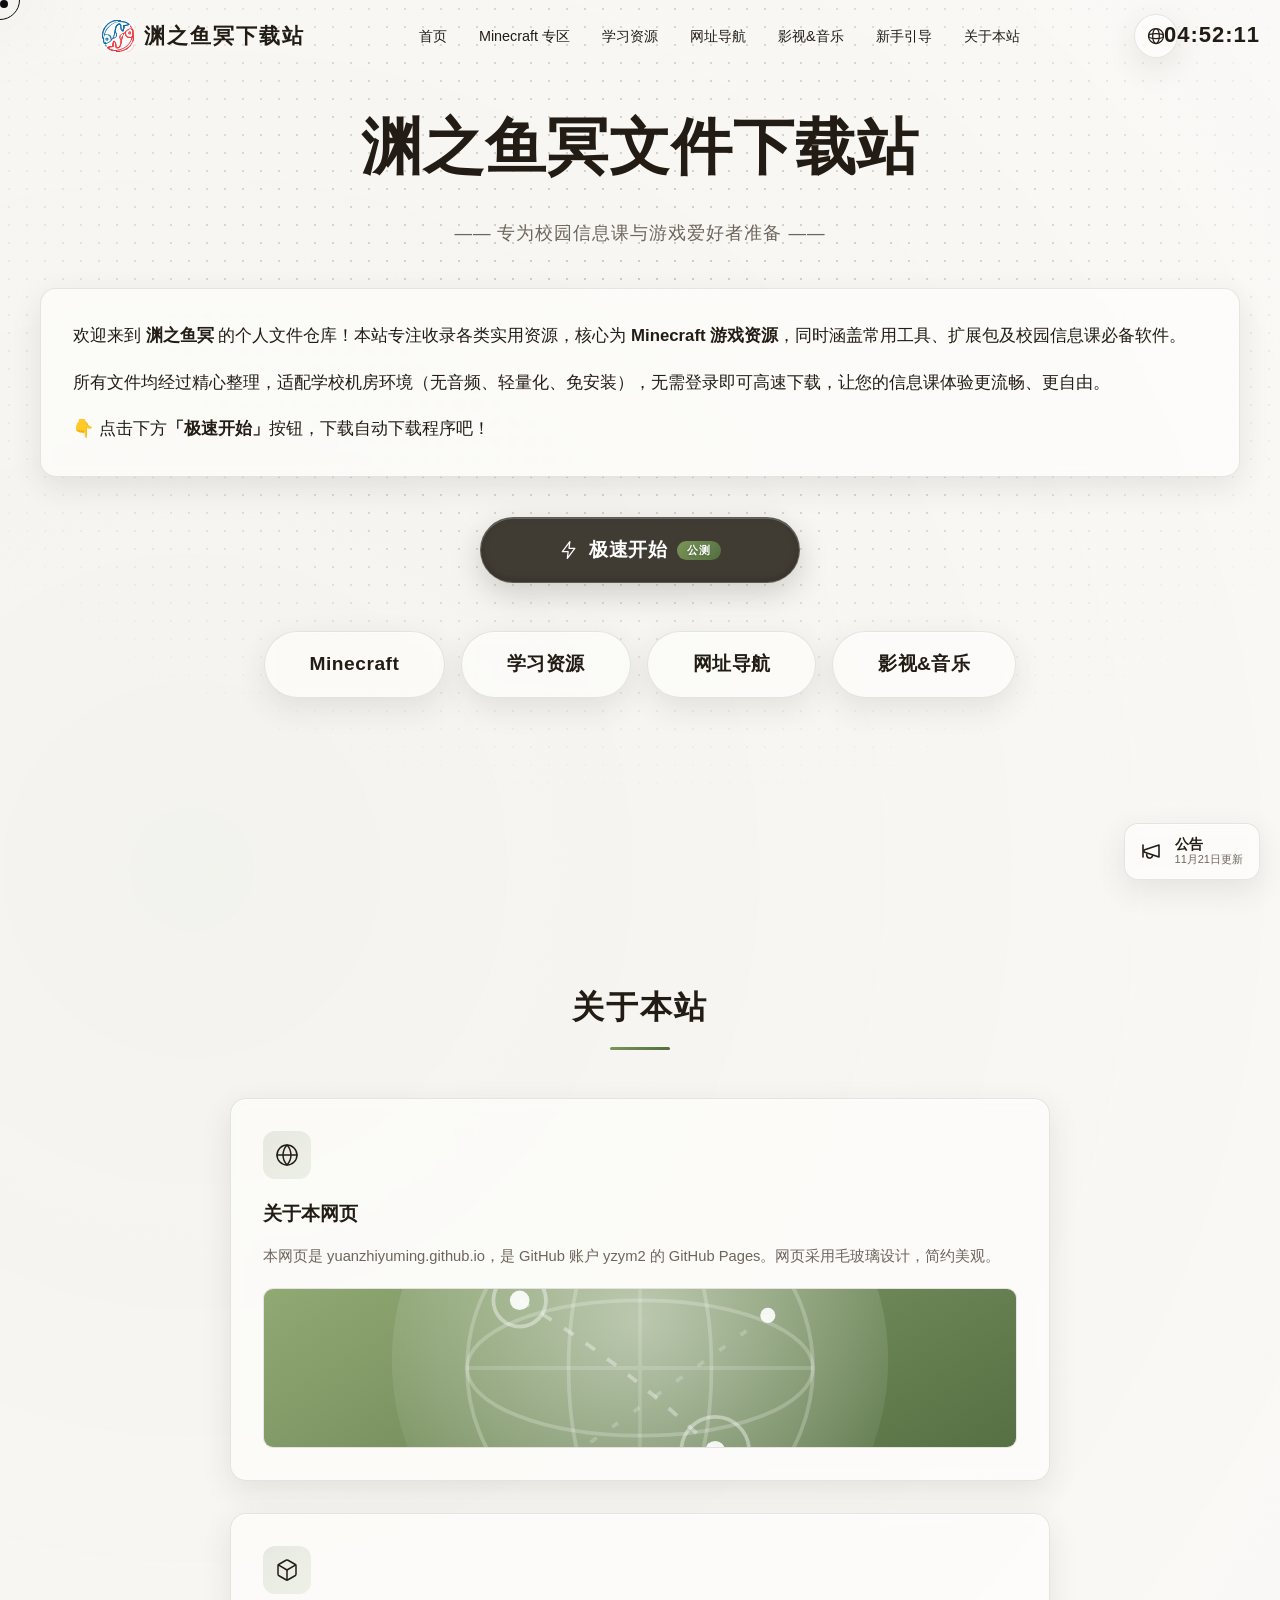
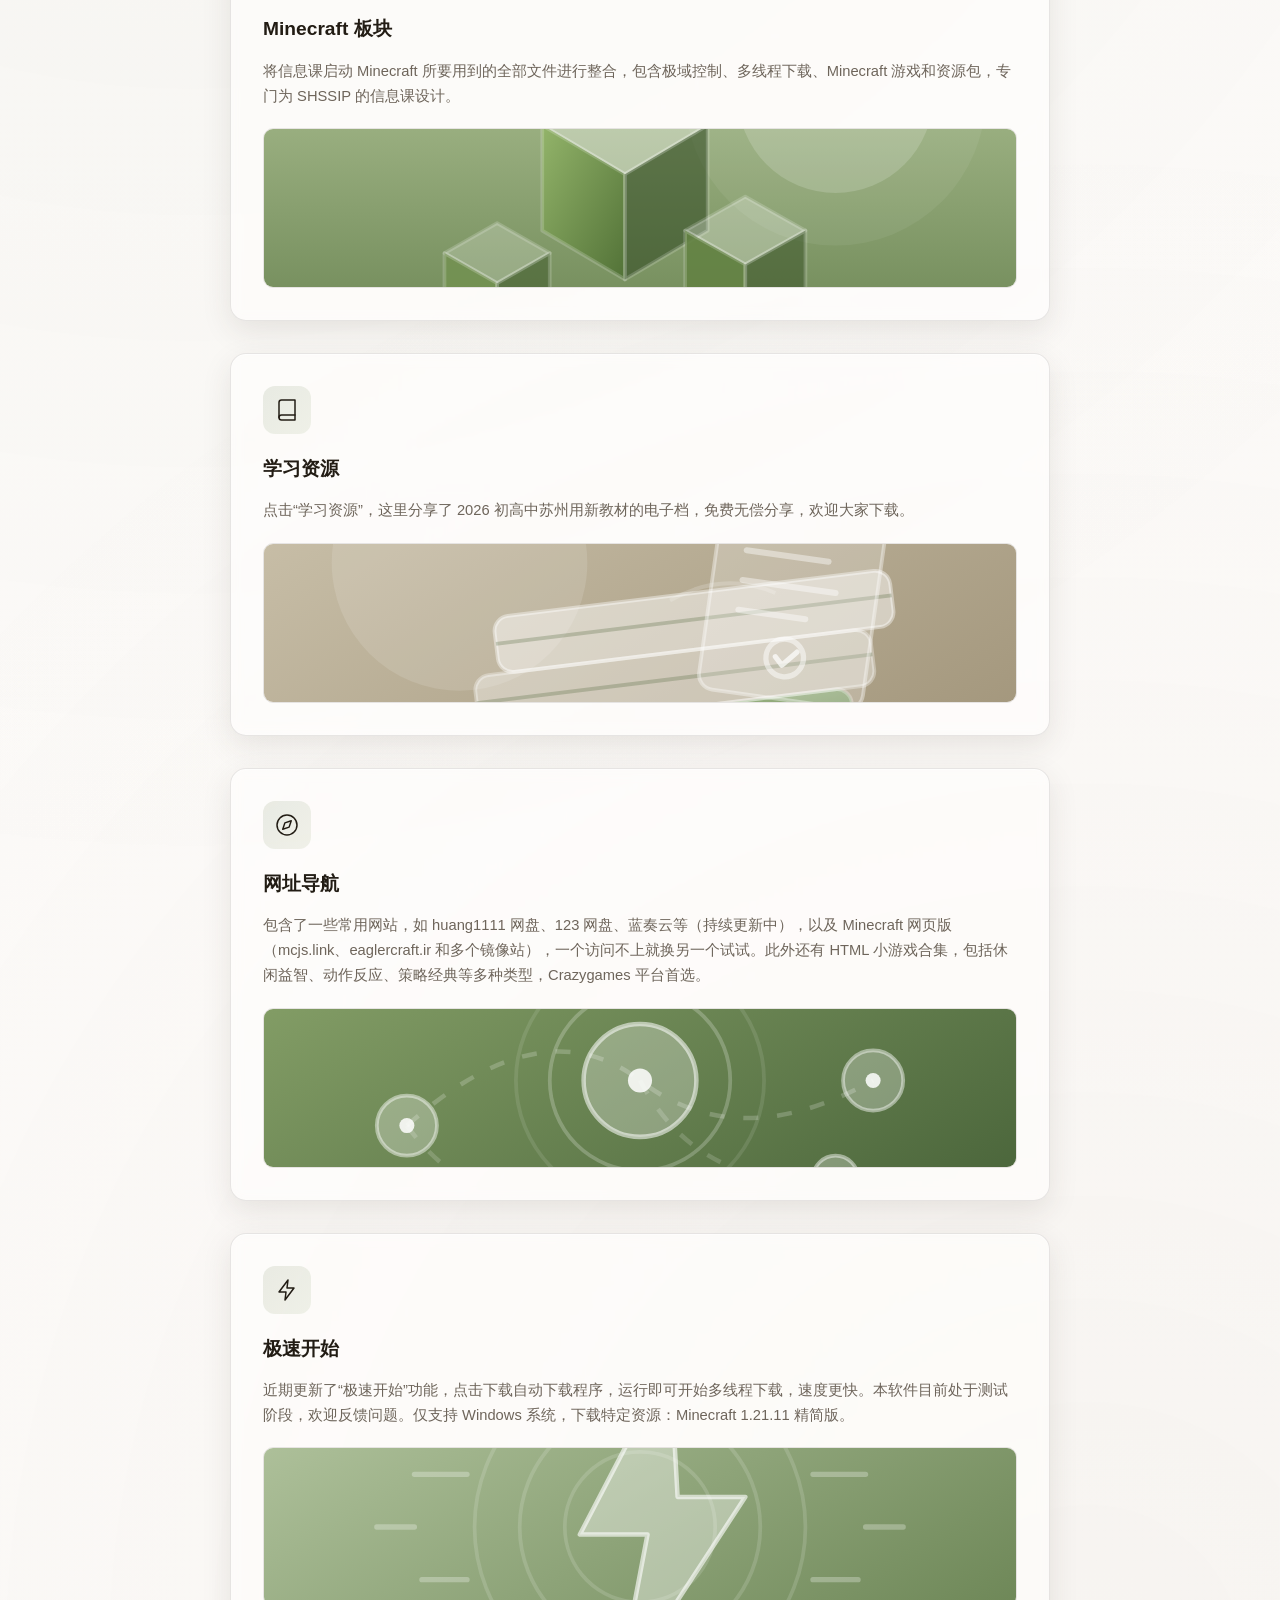
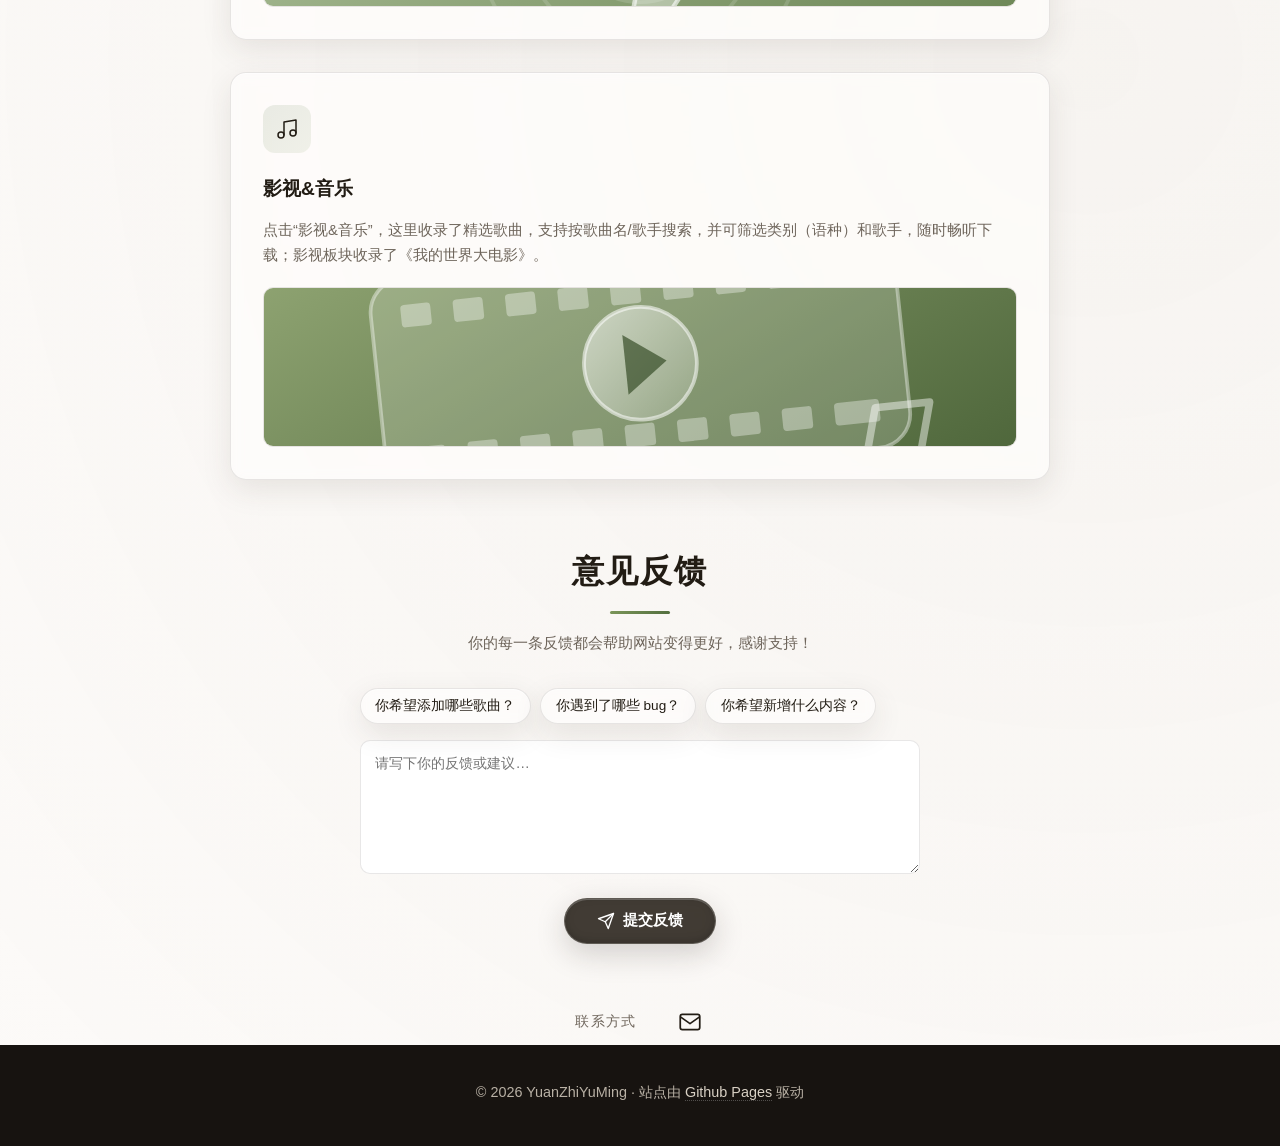
<file: index.html>
<!DOCTYPE html>
<html lang="zh-CN">
<head>
    <meta charset="UTF-8">
    <meta name="viewport" content="width=device-width, initial-scale=1.0">
    <title data-i18n-title="index.title">YZYM Download Centre</title>
    <link rel="icon" type="image/svg+xml" href="icon.svg">
    <link rel="stylesheet" href="style.css">
    <base target="_blank">
</head>
<body class="page-index" data-cursor-hover="a, button, .btn, .glass-card, nav a, .lang-toggle, .btn-fast-start">
<!-- 自定义光标 -->
<div class="cursor-dot" id="cursorDot"></div>
<div class="cursor-outline" id="cursorOutline"></div>
<div class="cursor-glow" id="cursorGlow"></div>

<!-- 导航头部 -->
<header>
    <div class="logo">
        <img src="icon.svg" alt="YZYM" class="logo-icon">
        <span data-i18n="index.logo">渊之鱼冥下载站</span>
    </div>
    <nav>
        <ul>
            <li><a href="#home" data-i18n="index.nav.home">首页</a></li>
            <li><a href="minecraft.html" data-i18n="index.nav.mc">Minecraft 专区</a></li>
            <li><a href="study.html" data-i18n="index.nav.study">学习资源</a></li>
            <li><a href="website.html" data-i18n="index.nav.web">网址导航</a></li>
            <li><a href="av.html" data-i18n="index.nav.av">影视&amp;音乐</a></li>
            <li><a href="guide.html" data-i18n="index.nav.guide">新手引导</a></li>
            <li><a href="#about" data-i18n="index.nav.about">关于本站</a></li>
        </ul>
    </nav>
    <div class="header-actions">
        <button class="lang-toggle magnetic-btn" id="langToggle" aria-label="切换语言">
            <svg fill="none" stroke="currentColor" viewBox="0 0 24 24" stroke-width="1.5" stroke-linecap="round" stroke-linejoin="round">
                <circle cx="12" cy="12" r="9"/>
                <ellipse cx="12" cy="12" rx="4" ry="9"/>
                <ellipse cx="12" cy="12" rx="9" ry="3"/>
            </svg>
        </button>
    </div>
</header>

<section class="hero" id="home">
    <div class="hero-dots" aria-hidden="true"></div>
    <h1 class="hero-title" data-i18n="index.title">渊之鱼冥文件下载站</h1>
    <p class="subhead" data-i18n="index.subhead">—— 专为校园信息课与游戏爱好者准备 ——</p>

    <div class="intro glass-card">
        <p data-i18n="index.intro1">欢迎来到 <strong>渊之鱼冥</strong> 的个人文件仓库！本站专注收录各类实用资源，核心为 <strong>Minecraft 游戏资源</strong>，同时涵盖常用工具、扩展包及校园信息课必备软件。</p>
        <p data-i18n="index.intro2">所有文件均经过精心整理，适配学校机房环境（无音频、轻量化、免安装），无需登录即可高速下载，让您的信息课体验更流畅、更自由。</p>
        <p data-i18n="index.intro3">👇 点击下方<strong>「极速开始」</strong>按钮，下载自动下载程序吧！</p>
    </div>

    <div class="fast-start-section">
        <div class="fast-start-card" id="fastStartCard">
            <button class="btn-fast-start magnetic-btn" id="fastStartBtn" type="button">
                <svg class="fast-start-icon" viewBox="0 0 24 24" fill="none" stroke="currentColor" stroke-width="1.5" stroke-linecap="round" stroke-linejoin="round">
                    <path d="M13 2L4 14h7l-1 8 9-12h-7l1-8z"></path>
                </svg>
                <span class="fast-start-text" data-i18n="index.faststart">极速开始</span>
                <span class="beta-badge">公测</span>
            </button>
            <div class="fast-start-expand">
                <div class="fast-start-expand-head">
                    <span class="method-tag" data-i18n="index.fastcode.m1">方式一</span>
                    <span class="fast-start-code-tip" data-i18n="index.fastcode.tip">按住 Win+X，再按 I 打开 PowerShell，复制粘贴以下代码并运行即可</span>
                </div>
                <div class="fast-start-code-row">
                    <pre class="fast-start-code"><code id="fastCodeText">param(
    [string[]]$Url = @("https://pan.huang1111.cn/s/qegM5h3"),
    [string]$Pwd = "",
    [string]$OutDir = "",
    [int]$Threads = 8,
    [int]$Retry = 6,
    [switch]$ParseOnly,
    [switch]$NoResume
)

$ErrorActionPreference = 'Stop'

$script:ApiBase   = 'https://pan.huang1111.cn/api/v3'
$script:UserAgent = 'Mozilla/5.0 (Windows NT 10.0; Win64; x64) AppleWebKit/537.36 (KHTML, like Gecko) Chrome/126.0.0.0 Safari/537.36'
$script:BlockSize = 4194304
$script:KB = 1024
$script:MB = 1048576
$script:GB = 1073741824

try {
    [System.Net.ServicePointManager]::SecurityProtocol = [System.Net.SecurityProtocolType]::Tls12 -bor `
        [System.Net.SecurityProtocolType]::Tls11 -bor [System.Net.SecurityProtocolType]::Tls
    [System.Net.ServicePointManager]::DefaultConnectionLimit = 64
    [System.Net.ServicePointManager]::Expect100Continue = $false
} catch { }

function Format-Size([double]$b) {
    if ($b -ge $script:GB) { return ('{0:F2} GB' -f ($b / $script:GB)) }
    if ($b -ge $script:MB) { return ('{0:F2} MB' -f ($b / $script:MB)) }
    if ($b -ge $script:KB) { return ('{0:F1} KB' -f ($b / $script:KB)) }
    return ('{0} B' -f [long]$b)
}

function Format-Speed([double]$bps) {
    if ($bps -le 0) { return '0 B/s' }
    return (Format-Size $bps) + '/s'
}

function Format-Eta([double]$sec) {
    if ($sec -le 0 -or $sec -gt 359999) { return '' }
    if ($sec -lt 60) { return ('{0:F0} 秒' -f $sec) }
    if ($sec -lt 3600) { return ('{0:F0} 分 {1:F0} 秒' -f [Math]::Floor($sec / 60), ($sec % 60)) }
    return ('{0:F0} 时 {1:F0} 分' -f [Math]::Floor($sec / 3600), [Math]::Floor(($sec % 3600) / 60))
}

function ConvertTo-PathCode([string]$Text) {
    $sb = New-Object System.Text.StringBuilder
    foreach ($b in [System.Text.Encoding]::UTF8.GetBytes($Text)) {
        if (($b -ge 0x30 -and $b -le 0x39) -or ($b -ge 0x41 -and $b -le 0x5A) -or ($b -ge 0x61 -and $b -le 0x7A)) {
            [void]$sb.Append([char]$b)
        } else {
            [void]$sb.Append(('%{0:X2}' -f $b))
        }
    }
    return $sb.ToString()
}

function Invoke-HuangApi {
    param([string]$Uri, [string]$Method = 'GET', [string]$Body = '', $Session, [string]$Referer)

    $req = [System.Net.HttpWebRequest]::Create($Uri)
    $req.Method = $Method
    $req.UserAgent = $script:UserAgent
    $req.Accept = 'application/json'
    if ($Referer) { $req.Referer = $Referer }
    $req.Timeout = 20000
    if ($Session) { $req.CookieContainer = $Session.CookieContainer }

    if ($Body -ne '') {
        $bytes = [System.Text.Encoding]::UTF8.GetBytes($Body)
        $req.ContentType = 'application/json'
        $req.ContentLength = $bytes.Length
        $st = $req.GetRequestStream()
        $st.Write($bytes, 0, $bytes.Length)
        $st.Dispose()
    }

    $resp = $null
    $sr = $null
    try {
        $resp = $req.GetResponse()
        $sr = New-Object System.IO.StreamReader($resp.GetResponseStream(), [System.Text.Encoding]::UTF8)
        return $sr.ReadToEnd()
    } catch {
        $msg = $_.Exception.Message
        try {
            if ($_.Exception.Response) {
                $er = New-Object System.IO.StreamReader($_.Exception.Response.GetResponseStream(), [System.Text.Encoding]::UTF8)
                $body = $er.ReadToEnd(); $er.Dispose()
                if ($body) { $msg = $body }
            }
        } catch { }
        throw "接口请求失败: $msg"
    } finally {
        if ($sr -ne $null) { $sr.Dispose() }
        if ($resp -ne $null) { $resp.Dispose() }
    }
}

function ConvertTo-SafeName([string]$name) {
    $n = $name -replace '[\\/:*?"&lt;&gt;|]', '_'
    if ([string]::IsNullOrWhiteSpace($n)) { $n = 'download.bin' }
    return $n.Trim()
}

function Resolve-Huang1111 {
    param([string]$Link, [string]$Password = '')

    if ($Link -notmatch '/s/([^/?#\s]+)') {
        throw "链接中找不到 /s/ 段, 无法提取分享码: $Link"
    }
    $hash = $matches[1]
    $session = New-Object Microsoft.PowerShell.Commands.WebRequestSession
    $infoUri = "$script:ApiBase/share/info/$hash"

    $text = Invoke-HuangApi -Uri $infoUri -Session $session -Referer $Link
    $j = $text | ConvertFrom-Json
    if ($j.code -ne 0) {
        $m = [string]$j.msg
        if (-not $m) { $m = "code=$($j.code)" }
        throw "解析失败: $m"
    }

    if ($j.data.locked -eq $true) {
        if (-not $Password) { throw '该分享已加密, 请用 -Pwd 参数传入密码' }
        $body = @{ password = $Password } | ConvertTo-Json -Compress
        $null = Invoke-HuangApi -Uri "$script:ApiBase/share/password/$hash" -Method 'POST' -Body $body -Session $session -Referer $Link
        $text = Invoke-HuangApi -Uri $infoUri -Session $session -Referer $Link
        $j = $text | ConvertFrom-Json
        if ($j.code -ne 0) {
            $m = [string]$j.msg
            if (-not $m) { $m = '密码错误或分享不可用' }
            throw "解析失败: $m"
        }
    }

    $d = $j.data
    if ($d.is_dir -eq $true) { throw '该分享是文件夹, 请改为分享单个文件' }

    $name = ''
    if ($d.source) { $name = [string]$d.source.name }
    if (-not $name -and $d.name) { $name = [string]$d.name }
    $name = $name.Trim()
    $name = $name.TrimEnd('-').Trim()
    if (-not $name) {
        throw "API 未返回文件名: $($text.Substring(0, [Math]::Min(200, $text.Length)))"
    }

    $size = [long]0
    if ($d.source -and $null -ne $d.source.size) { $size = [long]$d.source.size }

    $direct = "$script:ApiBase/share/content/$hash" + '?path=' + (ConvertTo-PathCode ('/' + $name))

    return [pscustomobject]@{
        Name      = ConvertTo-SafeName $name
        RawName   = $name
        DirectUrl = $direct
        Referer   = $Link
        Size      = $size
        Cookies   = $session.CookieContainer
    }
}

function Get-RemoteInfo {
    param([string]$Link, [string]$Referer, $Cookies)

    $r = [pscustomobject]@{ Size = [long]0; SupportRange = $false }
    $req = [System.Net.HttpWebRequest]::Create($Link)
    $req.Method = 'GET'
    $req.UserAgent = $script:UserAgent
    if ($Referer) { $req.Referer = $Referer }
    if ($Cookies -ne $null) { $req.CookieContainer = $Cookies }
    $req.Accept = '*/*'
    $req.Timeout = 20000
    $req.ReadWriteTimeout = 20000
    [void]$req.AddRange(0, 0)

    try {
        $resp = $req.GetResponse()
        $code = [int]$resp.StatusCode
        if ($code -eq 206) {
            $cr = [string]$resp.Headers['Content-Range']
            if ($cr -match '/\s*([0-9]+)') {
                $r.Size = [long]$matches[1]
                $r.SupportRange = $true
            }
        } elseif ($code -eq 200) {

            $cl = [string]$resp.Headers['Content-Length']
            if ($cl) { $r.Size = [long]$cl }
            $r.SupportRange = $false
        }
        $resp.Dispose()
    } catch {
        try { if ($_.Exception.Response) { $_.Exception.Response.Dispose() } } catch { }
    }
    return $r
}

$script:BlockWorker = @'
param(
    [string]$Link, [string]$Referer, [string]$Ua,
    [string]$Path, [long]$Start, [long]$End, [int]$Retry, $Cookies
)

$attempt = 0
$lastErr = ''
while ($attempt -le $Retry) {
    $attempt++
    $fs = $null; $resp = $null; $rs = $null
    try {
        $req = [System.Net.HttpWebRequest]::Create($Link)
        $req.Method = 'GET'
        $req.UserAgent = $Ua
        if ($Referer -ne '') { $req.Referer = $Referer }
        $req.Accept = '*/*'
        $req.Timeout = 30000
        $req.ReadWriteTimeout = 60000
        $req.ServicePoint.ConnectionLimit = 64
        if ($Cookies -ne $null) { $req.CookieContainer = $Cookies }
        [void]$req.AddRange($Start, $End)

        $resp = $req.GetResponse()
        if ([int]$resp.StatusCode -eq 200 -and [long]$resp.ContentLength -gt ($End - $Start + 1)) {
            $resp.Dispose()
            return '服务器未按 Range 返回, 应改用单线程下载'
        }
        $rs = $resp.GetResponseStream()
        $fs = New-Object System.IO.FileStream($Path, [System.IO.FileMode]::Create, [System.IO.FileAccess]::Write, [System.IO.FileShare]::Read)
        $buf = New-Object byte[] 131072
        while (($n = $rs.Read($buf, 0, $buf.Length)) -gt 0) {
            $fs.Write($buf, 0, $n)
        }
        $fs.Dispose();  $fs = $null
        $rs.Dispose();  $rs = $null
        $resp.Dispose(); $resp = $null
        return ''
    }
    catch {
        $lastErr = $_.Exception.Message
        $status = 0
        try { if ($_.Exception.Response) { $status = [int]$_.Exception.Response.StatusCode } } catch { }
        if ($fs -ne $null) { try { $fs.Dispose() } catch { } }
        if ($rs -ne $null) { try { $rs.Dispose() } catch { } }
        if ($resp -ne $null) { try { $resp.Dispose() } catch { } }
        if ($status -eq 416) { return '' }
        if ($attempt -gt $Retry) { return "重试 $Retry 次仍失败: $lastErr" }
        Start-Sleep -Milliseconds (200 * $attempt)
    }
}
return $lastErr
'@

function Get-BlockLength([int]$Index, [long]$Total, [long]$Block) {
    $s = [long]$Index * $Block
    $rest = $Total - $s
    if ($rest -gt $Block) { return $Block }
    return $rest
}

function Save-Parallel {
    param($Info, [string]$Dest, [long]$Total, [int]$Threads, [int]$Retry, [bool]$Resume)

    $block = [long]$script:BlockSize
    $count = [int][Math]::Ceiling([double]$Total / [double]$block)
    $tmpDir = "$Dest.part.blocks"
    $statePath = "$Dest.part.json"

    $validState = $false
    if ($Resume -and (Test-Path -LiteralPath $statePath)) {
        try {
            $st = Get-Content -LiteralPath $statePath -Raw | ConvertFrom-Json
            if ([long]$st.total -eq $Total -and [long]$st.block -eq $block) { $validState = $true }
        } catch { }
    }
    if (-not $validState) {
        if (Test-Path -LiteralPath $tmpDir) { Remove-Item -LiteralPath $tmpDir -Recurse -Force }
    }
    if (-not (Test-Path -LiteralPath $tmpDir)) { New-Item -ItemType Directory -Path $tmpDir -Force | Out-Null }
    @{ total = $Total; block = $block; url = $Info.DirectUrl } | ConvertTo-Json -Compress |
        Set-Content -LiteralPath $statePath -Encoding ASCII

    $doneBytes = [long]0
    $todo = New-Object System.Collections.Generic.List[int]
    for ($i = 0; $i -lt $count; $i++) {
        $bp = Join-Path $tmpDir "$i.blk"
        $expect = Get-BlockLength $i $Total $block
        $ok = $false
        if (Test-Path -LiteralPath $bp) {
            if ((Get-Item -LiteralPath $bp).Length -eq $expect) { $ok = $true }
            else { Remove-Item -LiteralPath $bp -Force -ErrorAction SilentlyContinue }
        }
        if ($ok) { $doneBytes += $expect } else { $todo.Add($i) | Out-Null }
    }

    $startTime = Get-Date
    $lastTime = $startTime
    $lastBytes = $doneBytes
    $inst = 0.0
    $errors = New-Object System.Collections.Generic.List[string]

    Write-Host ('  共 {0} 块 / {1} 线程, 已续传 {2}' -f $count, $Threads, (Format-Size $doneBytes))

    $pool = $null
    $running = New-Object System.Collections.Generic.List[object]
    $ptr = 0
    try {
        if ($todo.Count -gt 0) {
            $pool = [runspacefactory]::CreateRunspacePool(1, $Threads)
            $pool.Open()

            while ($ptr -lt $todo.Count -or $running.Count -gt 0) {
                while ($ptr -lt $todo.Count -and $running.Count -lt $Threads) {
                    $i = $todo[$ptr]; $ptr++
                    $bp = Join-Path $tmpDir "$i.blk"
                    $s = [long]$i * $block
                    $e = $s + (Get-BlockLength $i $Total $block) - 1

                    $ps = [powershell]::Create()
                    $ps.RunspacePool = $pool
                    [void]$ps.AddScript($script:BlockWorker)
                    [void]$ps.AddParameter('Link', $Info.DirectUrl)
                    [void]$ps.AddParameter('Referer', $Info.Referer)
                    [void]$ps.AddParameter('Ua', $script:UserAgent)
                    [void]$ps.AddParameter('Path', $bp)
                    [void]$ps.AddParameter('Start', $s)
                    [void]$ps.AddParameter('End', $e)
                    [void]$ps.AddParameter('Retry', $Retry)
                    [void]$ps.AddParameter('Cookies', $Info.Cookies)

                    $h = $ps.BeginInvoke()
                    $running.Add([pscustomobject]@{ Ps = $ps; Handle = $h; Index = $i }) | Out-Null
                }

                $still = New-Object System.Collections.Generic.List[object]
                foreach ($j in $running) {
                    if ($j.Handle.IsCompleted) {
                        try {
                            $out = $j.Ps.EndInvoke($j.Handle)
                            $msg = ''
                            if ($out -ne $null -and $out.Count -gt 0) { $msg = [string]$out[0] }
                            if ($msg) { $errors.Add("分块 $($j.Index): $msg") }
                            else { $doneBytes += (Get-BlockLength $j.Index $Total $block) }
                        } catch {
                            $errors.Add("分块 $($j.Index): $($_.Exception.Message)")
                        }
                        try { $j.Ps.Dispose() } catch { }
                    } else {
                        $still.Add($j) | Out-Null
                    }
                }
                $running = $still

                $now = Get-Date
                $cur = $doneBytes
                foreach ($j in $running) {
                    $bp = Join-Path $tmpDir "$($j.Index).blk"
                    $len = [long]0
                    try { $len = (Get-Item -LiteralPath $bp -ErrorAction Stop).Length } catch { $len = 0 }
                    $cap = Get-BlockLength $j.Index $Total $block
                    if ($len -gt $cap) { $len = $cap }
                    $cur += $len
                }
                if ($cur -gt $Total) { $cur = $Total }

                $elapsed = ($now - $startTime).TotalSeconds
                $avg = 0.0
                if ($elapsed -gt 0.15) { $avg = $cur / $elapsed }
                $dt = ($now - $lastTime).TotalSeconds
                if ($dt -ge 0.5) {
                    if ($cur -ge $lastBytes) { $inst = ($cur - $lastBytes) / $dt }
                    $lastTime = $now
                    $lastBytes = $cur
                }

                $pct = 0
                if ($Total -gt 0) { $pct = [int][Math]::Floor($cur * 100 / $Total) }
                if ($pct -gt 100) { $pct = 100 }
                $eta = ''
                if ($Total -gt $cur -and $avg -gt 1024) {
                    $eta = Format-Eta (($Total - $cur) / $avg)
                }
                $status = '{0} / {1} · {2} · 平均 {3}' -f (Format-Size $cur), (Format-Size $Total), (Format-Speed $inst), (Format-Speed $avg)
                if ($eta) { $status += " · 剩余 $eta" }
                Write-Progress -Activity "下载 $($Info.Name)" -Status $status -PercentComplete $pct -Id 1

                if ($running.Count -gt 0) { Start-Sleep -Milliseconds 150 }
            }
        }
    } finally {
        foreach ($j in $running) { try { $j.Ps.Dispose() } catch { } }
        if ($pool -ne $null) { try { $pool.Close(); $pool.Dispose() } catch { } }
        Write-Progress -Activity "下载 $($Info.Name)" -Completed -Id 1
    }

    if ($errors.Count -gt 0) {
        throw ("有 {0} 个分块失败 (已下载部分保留, 重跑可续传):`n{1}" -f $errors.Count, ($errors -join "`n"))
    }

    $part = "$Dest.part"
    if (Test-Path -LiteralPath $part) { Remove-Item -LiteralPath $part -Force }
    $outFs = [System.IO.File]::Create($part)
    try {
        for ($i = 0; $i -lt $count; $i++) {
            $bfs = [System.IO.File]::OpenRead((Join-Path $tmpDir "$i.blk"))
            $bfs.CopyTo($outFs)
            $bfs.Dispose()
        }
    } finally {
        $outFs.Dispose()
    }

    $real = (Get-Item -LiteralPath $part).Length
    if ($real -ne $Total) {
        throw "合并后大小不符: $real / $Total (保留 .part 便于排查)"
    }

    Move-Item -LiteralPath $part -Destination $Dest -Force
    Remove-Item -LiteralPath $tmpDir -Recurse -Force
    Remove-Item -LiteralPath $statePath -Force -ErrorAction SilentlyContinue

    Write-Host ('  完成: {0}' -f (Format-Size $Total)) -ForegroundColor Green
}

function Save-SingleStream {
    param($Info, [string]$Dest, [long]$SizeHint, [bool]$Resume)

    $part = "$Dest.part"
    if (-not $Resume) { Remove-Item -LiteralPath $part -Force -ErrorAction SilentlyContinue }

    $req = [System.Net.HttpWebRequest]::Create($Info.DirectUrl)
    $req.Method = 'GET'
    $req.UserAgent = $script:UserAgent
    if ($Info.Referer) { $req.Referer = $Info.Referer }
    $req.Accept = '*/*'
    $req.Timeout = 30000
    $req.ReadWriteTimeout = 60000
    if ($Info.Cookies -ne $null) { $req.CookieContainer = $Info.Cookies }

    $resp = $req.GetResponse()
    $total = [long]$resp.ContentLength
    if ($total -le 0) { $total = $SizeHint }

    $rs = $resp.GetResponseStream()
    $fs = [System.IO.File]::Create($part)
    $buf = New-Object byte[] 131072
    $cur = [long]0
    $startTime = Get-Date
    $lastTime = $startTime
    $inst = 0.0

    try {
        while (($n = $rs.Read($buf, 0, $buf.Length)) -gt 0) {
            $fs.Write($buf, 0, $n)
            $cur += $n

            $now = Get-Date
            $dt = ($now - $lastTime).TotalSeconds
            if ($dt -ge 0.5) {
                $inst = $n / $dt
                $lastTime = $now
            }
            $elapsed = ($now - $startTime).TotalSeconds
            $avg = 0.0
            if ($elapsed -gt 0.15) { $avg = $cur / $elapsed }
            $pct = 0
            if ($total -gt 0) { $pct = [int][Math]::Floor($cur * 100 / $total) }
            $status = '{0} / {1} · {2} · 平均 {3}' -f (Format-Size $cur), (Format-Size $total), (Format-Speed $inst), (Format-Speed $avg)
            if ($total -gt $cur -and $avg -gt 1024) {
                $eta = Format-Eta (($total - $cur) / $avg)
                if ($eta) { $status += " · 剩余 $eta" }
            }
            Write-Progress -Activity "下载 $($Info.Name)" -Status $status -PercentComplete $pct -Id 1
        }
    } finally {
        $fs.Dispose()
        $rs.Dispose()
        $resp.Dispose()
        Write-Progress -Activity "下载 $($Info.Name)" -Completed -Id 1
    }

    if ($total -gt 0 -and $cur -ne $total) {
        throw "大小不符: 实收 $cur / 应为 $total"
    }
    Move-Item -LiteralPath $part -Destination $Dest -Force
    Write-Host ('  完成: {0}' -f (Format-Size $cur)) -ForegroundColor Green
}

if (-not $OutDir) {
    $OutDir = [Environment]::GetFolderPath('Desktop')
    if (-not $OutDir) { $OutDir = (Get-Location).Path }
}
if (-not (Test-Path -LiteralPath $OutDir)) {
    New-Item -ItemType Directory -Path $OutDir -Force | Out-Null
}
$OutDir = (Resolve-Path -LiteralPath $OutDir).Path

if ($Threads -lt 1) { $Threads = 1 }
if ($Threads -gt 32) { $Threads = 32 }
if ($Retry -lt 0) { $Retry = 0 }

Write-Host "保存目录: $OutDir"
Write-Host ("线程: {0}    重试: {1}" -f $Threads, $Retry)

$okCount = 0
$failCount = 0

foreach ($link in $Url) {
    $l = ([string]$link).Trim()
    if (-not $l) { continue }

    Write-Host ''
    Write-Host "解析: $l" -ForegroundColor Cyan
    $info = $null
    try {
        $info = Resolve-Huang1111 -Link $l -Password $Pwd
    } catch {
        Write-Host "  失败: $($_.Exception.Message)" -ForegroundColor Red
        $failCount++
        continue
    }

    Write-Host "  文件名: $($info.Name)"
    Write-Host "  大小:   $(if ($info.Size -gt 0) { Format-Size $info.Size } else { '未知' })"
    Write-Host "  直链:   $($info.DirectUrl)"

    if ($ParseOnly) { $okCount++; continue }

    $probe = Get-RemoteInfo -Link $info.DirectUrl -Referer $info.Referer -Cookies $info.Cookies
    $size = $probe.Size
    if ($size -le 0) { $size = $info.Size }

    $dest = Join-Path $OutDir $info.Name
    $resume = -not $NoResume

    try {
        if ($probe.SupportRange -and $size -gt 0) {
            Save-Parallel -Info $info -Dest $dest -Total $size -Threads $Threads -Retry $Retry -Resume $resume
        } else {
            Save-SingleStream -Info $info -Dest $dest -SizeHint $size -Resume $resume
        }
        $finalLen = (Get-Item -LiteralPath $dest).Length
        Write-Host "  已保存: $dest ($(Format-Size $finalLen))" -ForegroundColor Green
        Invoke-Item -LiteralPath $dest
        $okCount++
    } catch {
        Write-Host "  下载失败: $($_.Exception.Message)" -ForegroundColor Red
        $failCount++
    }
}

Write-Host ''
Write-Host ("全部结束: 成功 {0} 个, 失败 {1} 个" -f $okCount, $failCount) -ForegroundColor Cyan</code></pre>
                    <button class="fast-start-copy" id="fastCopyBtn" type="button" data-i18n="index.fastcode.copy">复制</button>
                </div>
                <div class="fast-start-alt">
                    <span class="method-tag" data-i18n="index.fastcode.m2">方式二</span>
                    <button class="btn-fast-download magnetic-btn" id="fastDownloadBtn" type="button" data-i18n="index.fastdownload">点击下载 自动下载程序(Specified).exe</button>
                </div>
            </div>
        </div>
    </div>

    <div class="btn-group">
        <a href="minecraft.html" class="btn magnetic-btn" data-i18n="index.btn.mc">Minecraft</a>
        <a href="study.html" class="btn magnetic-btn" data-i18n="index.btn.study">学习资源</a>
        <a href="website.html" class="btn magnetic-btn" data-i18n="index.btn.web">网址导航</a>
        <a href="av.html" class="btn magnetic-btn" data-i18n="index.btn.av">影视&amp;音乐</a>
    </div>
</section>

<footer id="about">
    <div class="about-section">
        <h2 class="about-section-title" data-i18n="index.about.title">关于本站</h2>
        <div class="about-grid">
            <div class="about-card glass-card">
                <div class="card-icon">
                    <svg viewBox="0 0 24 24" fill="none" stroke="currentColor" stroke-width="1.5" stroke-linecap="round" stroke-linejoin="round">
                        <circle cx="12" cy="12" r="10"/>
                        <line x1="2" y1="12" x2="22" y2="12"/>
                        <path d="M12 2a15.3 15.3 0 0 1 4 10 15.3 15.3 0 0 1-4 10 15.3 15.3 0 0 1-4-10 15.3 15.3 0 0 1 4-10z"/>
                    </svg>
                </div>
                <h3 data-i18n="index.about.card1.title">关于本网页</h3>
                <p data-i18n="index.about.card1.text">本网页是 yuanzhiyuming.github.io，是 GitHub 账户 yzym2 的 GitHub Pages。网页采用毛玻璃设计，简约美观。</p>
                <div class="card-visual visual-1">
                    <svg viewBox="0 0 200 120" preserveAspectRatio="xMidYMid slice" aria-hidden="true">
                        <defs>
                            <linearGradient id="g1a" x1="0%" y1="0%" x2="100%" y2="100%">
                                <stop offset="0%" stop-color="#9FB77F"/>
                                <stop offset="100%" stop-color="#476238"/>
                            </linearGradient>
                            <radialGradient id="g1b" cx="50%" cy="42%" r="62%">
                                <stop offset="0%" stop-color="#FFFFFF" stop-opacity="0.5"/>
                                <stop offset="100%" stop-color="#FFFFFF" stop-opacity="0"/>
                            </radialGradient>
                        </defs>
                        <rect width="200" height="120" fill="url(#g1a)"/>
                        <circle cx="100" cy="58" r="66" fill="url(#g1b)"/>
                        <g fill="none" stroke="rgba(255,255,255,0.22)" stroke-width="1">
                            <circle cx="100" cy="60" r="46"/>
                            <ellipse cx="100" cy="60" rx="46" ry="18"/>
                            <ellipse cx="100" cy="60" rx="19" ry="46"/>
                        </g>
                        <path d="M54 60h92M100 14v92" stroke="rgba(255,255,255,0.16)" stroke-width="1"/>
                        <g fill="rgba(255,255,255,0.9)">
                            <circle cx="68" cy="42" r="2.6"/>
                            <circle cx="134" cy="46" r="2"/>
                            <circle cx="120" cy="82" r="2.6"/>
                            <circle cx="78" cy="86" r="1.8"/>
                        </g>
                        <g fill="none" stroke="rgba(255,255,255,0.4)" stroke-width="1">
                            <circle cx="68" cy="42" r="7"/>
                            <circle cx="120" cy="82" r="9"/>
                        </g>
                        <path d="M68 42Q95 58 120 82" stroke="rgba(255,255,255,0.35)" stroke-width="1" stroke-dasharray="3 4" fill="none"/>
                        <path d="M134 46Q112 62 78 86" stroke="rgba(255,255,255,0.2)" stroke-width="1" stroke-dasharray="2 5" fill="none"/>
                    </svg>
                </div>
            </div>
            <div class="about-card glass-card">
                <div class="card-icon">
                    <svg viewBox="0 0 24 24" fill="none" stroke="currentColor" stroke-width="1.5" stroke-linecap="round" stroke-linejoin="round">
                        <path d="M21 16V8a2 2 0 0 0-1-1.73l-7-4a2 2 0 0 0-2 0l-7 4A2 2 0 0 0 3 8v8a2 2 0 0 0 1 1.73l7 4a2 2 0 0 0 2 0l7-4A2 2 0 0 0 21 16z"/>
                        <polyline points="3.27 6.96 12 12.01 20.73 6.96"/>
                        <line x1="12" y1="22.08" x2="12" y2="12"/>
                    </svg>
                </div>
                <h3 data-i18n="index.about.card2.title">Minecraft 板块</h3>
                <p data-i18n="index.about.card2.text">将信息课启动 Minecraft 所要用到的全部文件进行整合，包含极域控制、多线程下载、Minecraft 游戏和资源包，专门为 SHSSIP 的信息课设计。</p>
                <div class="card-visual visual-2">
                    <svg viewBox="0 0 200 120" preserveAspectRatio="xMidYMid slice" aria-hidden="true">
                        <defs>
                            <linearGradient id="g2a" x1="0%" y1="0%" x2="0%" y2="100%">
                                <stop offset="0%" stop-color="#B7C99C"/>
                                <stop offset="100%" stop-color="#5A7643"/>
                            </linearGradient>
                            <linearGradient id="g2b" x1="0%" y1="0%" x2="100%" y2="100%">
                                <stop offset="0%" stop-color="#93B46A"/>
                                <stop offset="100%" stop-color="#527237"/>
                            </linearGradient>
                        </defs>
                        <rect width="200" height="120" fill="url(#g2a)"/>
                        <circle cx="152" cy="30" r="26" fill="rgba(255,255,255,0.16)"/>
                        <circle cx="152" cy="30" r="40" fill="rgba(255,255,255,0.06)"/>
                        <g stroke="rgba(255,255,255,0.18)" stroke-width="1" stroke-linejoin="round">
                            <polygon points="74,38 96,25 118,38 96,51" fill="rgba(255,255,255,0.35)"/>
                            <polygon points="74,38 96,51 96,79 74,66" fill="url(#g2b)"/>
                            <polygon points="96,51 118,38 118,66 96,79" fill="rgba(45,70,30,0.55)"/>
                            <polygon points="112,66 128,57 144,66 128,75" fill="rgba(255,255,255,0.28)"/>
                            <polygon points="112,66 128,75 128,92 112,83" fill="rgba(99,130,67,0.9)"/>
                            <polygon points="128,75 144,66 144,83 128,92" fill="rgba(50,76,33,0.5)"/>
                            <polygon points="48,72 62,64 76,72 62,80" fill="rgba(255,255,255,0.22)"/>
                            <polygon points="48,72 62,80 62,94 48,86" fill="rgba(115,145,80,0.85)"/>
                            <polygon points="62,80 76,72 76,86 62,94" fill="rgba(58,86,39,0.5)"/>
                        </g>
                        <g fill="rgba(255,255,255,0.16)">
                            <rect x="26" y="22" width="3" height="3"/>
                            <rect x="34" y="34" width="2" height="2"/>
                            <rect x="172" y="88" width="3" height="3"/>
                        </g>
                    </svg>
                </div>
            </div>
            <div class="about-card glass-card">
                <div class="card-icon">
                    <svg viewBox="0 0 24 24" fill="none" stroke="currentColor" stroke-width="1.5" stroke-linecap="round" stroke-linejoin="round">
                        <path d="M4 19.5A2.5 2.5 0 0 1 6.5 17H20"/>
                        <path d="M6.5 2H20v20H6.5A2.5 2.5 0 0 1 4 19.5v-15A2.5 2.5 0 0 1 6.5 2z"/>
                    </svg>
                </div>
                <h3 data-i18n="index.about.card3.title">学习资源</h3>
                <p data-i18n="index.about.card3.text">点击“学习资源”，这里分享了 2026 初高中苏州用新教材的电子档，免费无偿分享，欢迎大家下载。</p>
                <div class="card-visual visual-3">
                    <svg viewBox="0 0 200 120" preserveAspectRatio="xMidYMid slice" aria-hidden="true">
                        <defs>
                            <linearGradient id="g3a" x1="0%" y1="0%" x2="100%" y2="100%">
                                <stop offset="0%" stop-color="#CFC6B0"/>
                                <stop offset="100%" stop-color="#9C8F74"/>
                            </linearGradient>
                            <linearGradient id="g3b" x1="0%" y1="0%" x2="100%" y2="100%">
                                <stop offset="0%" stop-color="#AFC79A"/>
                                <stop offset="100%" stop-color="#6C8652"/>
                            </linearGradient>
                        </defs>
                        <rect width="200" height="120" fill="url(#g3a)"/>
                        <circle cx="52" cy="44" r="34" fill="rgba(255,255,255,0.12)"/>
                        <g transform="rotate(-7 100 82)">
                            <rect x="50" y="84" width="106" height="15" rx="4" fill="url(#g3b)" stroke="rgba(255,255,255,0.28)"/>
                            <rect x="57" y="69" width="106" height="15" rx="4" fill="rgba(255,255,255,0.38)" stroke="rgba(255,255,255,0.32)"/>
                            <rect x="64" y="54" width="106" height="15" rx="4" fill="rgba(255,255,255,0.48)" stroke="rgba(255,255,255,0.4)"/>
                            <path d="M64 61h106M57 76h106M50 91h106" stroke="rgba(80,100,60,0.28)" stroke-width="1"/>
                        </g>
                        <g transform="rotate(8 138 44)">
                            <rect x="120" y="22" width="44" height="58" rx="4" fill="rgba(255,255,255,0.22)" stroke="rgba(255,255,255,0.38)"/>
                            <path d="M128 34h28M128 42h22M128 50h25M128 58h18" stroke="rgba(255,255,255,0.42)" stroke-width="1.6" stroke-linecap="round"/>
                            <circle cx="142" cy="69" r="5" fill="none" stroke="rgba(255,255,255,0.5)" stroke-width="1.4"/>
                            <path d="M139.5 69l2 2 3.5-4" stroke="rgba(255,255,255,0.7)" stroke-width="1.4" fill="none" stroke-linecap="round" stroke-linejoin="round"/>
                        </g>
                        <path d="M108 54q14-8 28-2" stroke="rgba(255,255,255,0.18)" stroke-width="1" fill="none"/>
                    </svg>
                </div>
            </div>
            <div class="about-card glass-card">
                <div class="card-icon">
                    <svg viewBox="0 0 24 24" fill="none" stroke="currentColor" stroke-width="1.5" stroke-linecap="round" stroke-linejoin="round">
                        <circle cx="12" cy="12" r="10"/>
                        <polygon points="16.24 7.76 14.12 14.12 7.76 16.24 9.88 9.88 16.24 7.76"/>
                    </svg>
                </div>
                <h3 data-i18n="index.about.card4.title">网址导航</h3>
                <p data-i18n="index.about.card4.text">包含了一些常用网站，如 huang1111 网盘等（持续更新中），以及 Minecraft 网页版（mcjs.link、eaglercraft.ir 和多个镜像站），一个访问不上就换另一个试试。此外还有 HTML 小游戏合集。</p>
                <div class="card-visual visual-4">
                    <svg viewBox="0 0 200 120" preserveAspectRatio="xMidYMid slice" aria-hidden="true">
                        <defs>
                            <linearGradient id="g4a" x1="0%" y1="0%" x2="100%" y2="100%">
                                <stop offset="0%" stop-color="#8FA96F"/>
                                <stop offset="100%" stop-color="#3F5A32"/>
                            </linearGradient>
                        </defs>
                        <rect width="200" height="120" fill="url(#g4a)"/>
                        <path d="M38 70Q74 38 100 58t62 0" fill="none" stroke="rgba(255,255,255,0.2)" stroke-width="1.2" stroke-dasharray="4 5"/>
                        <path d="M100 58Q116 88 152 84M38 70Q54 92 82 92" fill="none" stroke="rgba(255,255,255,0.16)" stroke-width="1.2" stroke-dasharray="4 5"/>
                        <g fill="rgba(255,255,255,0.28)" stroke="rgba(255,255,255,0.45)" stroke-width="1">
                            <circle cx="38" cy="70" r="8"/>
                            <circle cx="162" cy="58" r="8"/>
                            <circle cx="152" cy="84" r="6"/>
                            <circle cx="82" cy="92" r="6"/>
                        </g>
                        <circle cx="100" cy="58" r="15" fill="rgba(255,255,255,0.28)" stroke="rgba(255,255,255,0.55)" stroke-width="1.2"/>
                        <circle cx="100" cy="58" r="24" fill="none" stroke="rgba(255,255,255,0.22)" stroke-width="1"/>
                        <circle cx="100" cy="58" r="33" fill="none" stroke="rgba(255,255,255,0.1)" stroke-width="1"/>
                        <g fill="rgba(255,255,255,0.85)">
                            <circle cx="38" cy="70" r="2"/>
                            <circle cx="162" cy="58" r="2"/>
                            <circle cx="152" cy="84" r="1.6"/>
                            <circle cx="82" cy="92" r="1.6"/>
                            <circle cx="100" cy="58" r="3.2"/>
                        </g>
                    </svg>
                </div>
            </div>
            <div class="about-card glass-card">
                <div class="card-icon">
                    <svg viewBox="0 0 24 24" fill="none" stroke="currentColor" stroke-width="1.5" stroke-linecap="round" stroke-linejoin="round">
                        <path d="M13 2L4 14h7l-1 8 9-12h-7l1-8z"/>
                    </svg>
                </div>
                <h3 data-i18n="index.about.card5.title">极速开始</h3>
                <p data-i18n="index.about.card5.text">近期更新了“极速开始”功能，点击下载自动下载程序，运行即可开始多线程下载，速度更快。本软件目前处于测试阶段，欢迎反馈问题。仅支持 Windows 系统，下载特定资源：Minecraft 1.21.11 精简版。</p>
                <div class="card-visual visual-5">
                    <svg viewBox="0 0 200 120" preserveAspectRatio="xMidYMid slice" aria-hidden="true">
                        <defs>
                            <linearGradient id="g5a" x1="0%" y1="0%" x2="100%" y2="100%">
                                <stop offset="0%" stop-color="#BCCDA9"/>
                                <stop offset="100%" stop-color="#5F7A48"/>
                            </linearGradient>
                        </defs>
                        <rect width="200" height="120" fill="url(#g5a)"/>
                        <g fill="none" stroke="rgba(255,255,255,0.14)">
                            <circle cx="100" cy="60" r="44" stroke-width="1"/>
                            <circle cx="100" cy="60" r="32" stroke-width="1"/>
                            <circle cx="100" cy="60" r="20" stroke-width="1"/>
                        </g>
                        <path d="M108 16L84 62h18l-8 42 34-52h-18z" fill="rgba(255,255,255,0.38)" stroke="rgba(255,255,255,0.62)" stroke-width="1.2" stroke-linejoin="round"/>
                        <g stroke="rgba(255,255,255,0.28)" stroke-width="1.4" stroke-linecap="round">
                            <path d="M40 46h14M30 60h10M42 74h12"/>
                            <path d="M160 46h-14M170 60h-10M158 74h-12"/>
                        </g>
                        <g fill="rgba(255,255,255,0.5)">
                            <circle cx="52" cy="34" r="2"/>
                            <circle cx="154" cy="88" r="2"/>
                            <circle cx="62" cy="92" r="1.5"/>
                        </g>
                    </svg>
                </div>
            </div>
            <div class="about-card glass-card">
                <div class="card-icon">
                    <svg viewBox="0 0 24 24" fill="none" stroke="currentColor" stroke-width="1.5" stroke-linecap="round" stroke-linejoin="round">
                        <path d="M9 18V5l12-2v13"/>
                        <circle cx="6" cy="18" r="3"/>
                        <circle cx="18" cy="16" r="3"/>
                    </svg>
                </div>
                <h3 data-i18n="index.about.card7.title">影视&amp;音乐</h3>
                <p data-i18n="index.about.card7.text">点击“影视&amp;音乐”，这里收录了精选歌曲，支持按歌曲名/歌手搜索，并可筛选类别（语种）和歌手，随时畅听下载；影视板块收录了《我的世界大电影》。</p>
                <div class="card-visual visual-7">
                    <svg viewBox="0 0 200 120" preserveAspectRatio="xMidYMid slice" aria-hidden="true">
                        <defs>
                            <linearGradient id="g7a" x1="0%" y1="0%" x2="100%" y2="100%">
                                <stop offset="0%" stop-color="#9CB07D"/>
                                <stop offset="100%" stop-color="#40592F"/>
                            </linearGradient>
                            <linearGradient id="g7b" x1="0%" y1="0%" x2="100%" y2="100%">
                                <stop offset="0%" stop-color="#FFFFFF" stop-opacity="0.55"/>
                                <stop offset="100%" stop-color="#FFFFFF" stop-opacity="0.15"/>
                            </linearGradient>
                        </defs>
                        <rect width="200" height="120" fill="url(#g7a)"/>
                        <g transform="rotate(-6 100 58)">
                            <rect x="30" y="30" width="140" height="58" rx="9" fill="rgba(255,255,255,0.18)" stroke="rgba(255,255,255,0.4)" stroke-width="1"/>
                            <g fill="rgba(255,255,255,0.35)">
                                <rect x="38" y="37" width="8" height="6" rx="1"/>
                                <rect x="52" y="37" width="8" height="6" rx="1"/>
                                <rect x="66" y="37" width="8" height="6" rx="1"/>
                                <rect x="80" y="37" width="8" height="6" rx="1"/>
                                <rect x="94" y="37" width="8" height="6" rx="1"/>
                                <rect x="108" y="37" width="8" height="6" rx="1"/>
                                <rect x="122" y="37" width="8" height="6" rx="1"/>
                                <rect x="136" y="37" width="8" height="6" rx="1"/>
                                <rect x="150" y="37" width="12" height="6" rx="1"/>
                                <rect x="38" y="75" width="8" height="6" rx="1"/>
                                <rect x="52" y="75" width="8" height="6" rx="1"/>
                                <rect x="66" y="75" width="8" height="6" rx="1"/>
                                <rect x="80" y="75" width="8" height="6" rx="1"/>
                                <rect x="94" y="75" width="8" height="6" rx="1"/>
                                <rect x="108" y="75" width="8" height="6" rx="1"/>
                                <rect x="122" y="75" width="8" height="6" rx="1"/>
                                <rect x="136" y="75" width="8" height="6" rx="1"/>
                                <rect x="150" y="75" width="12" height="6" rx="1"/>
                            </g>
                            <circle cx="100" cy="59" r="15" fill="url(#g7b)" stroke="rgba(255,255,255,0.55)" stroke-width="1"/>
                            <path d="M96 51l11 8-11 8z" fill="rgba(47,70,32,0.65)"/>
                        </g>
                        <g transform="rotate(10 168 86)">
                            <path d="M160 92V72l14-4v20" fill="none" stroke="rgba(255,255,255,0.45)" stroke-width="2" stroke-linecap="round" stroke-linejoin="round"/>
                            <circle cx="156" cy="92" r="5" fill="rgba(255,255,255,0.4)" stroke="rgba(255,255,255,0.5)" stroke-width="1"/>
                            <circle cx="170" cy="88" r="5" fill="rgba(255,255,255,0.4)" stroke="rgba(255,255,255,0.5)" stroke-width="1"/>
                        </g>
                        <circle cx="42" cy="26" r="2" fill="rgba(255,255,255,0.35)"/>
                    </svg>
                </div>
            </div>
        </div>
    </div>

    <section class="feedback-section" id="feedback">
        <h2 class="about-section-title" data-i18n="index.feedback.title">意见反馈</h2>
        <p class="feedback-desc" data-i18n="index.feedback.desc">你的每一条反馈都会帮助网站变得更好，感谢支持！</p>
        <form class="feedback-form" id="feedbackForm" novalidate>
            <div class="feedback-presets" role="group" aria-label="预设问题">
                <button type="button" class="feedback-preset" data-q="1" data-i18n="index.feedback.q1">你希望添加哪些歌曲？</button>
                <button type="button" class="feedback-preset" data-q="2" data-i18n="index.feedback.q2">你遇到了哪些 bug？</button>
                <button type="button" class="feedback-preset" data-q="3" data-i18n="index.feedback.q3">你希望新增什么内容？</button>
            </div>
            <label class="sr-only" for="fbText" data-i18n="index.feedback.title">意见反馈</label>
            <textarea id="fbText" name="feedback" rows="5" data-i18n-placeholder="index.feedback.placeholder" placeholder="点击上方按钮快速填入问题，或直接输入你的反馈…"></textarea>
            <button type="submit" class="feedback-submit magnetic-btn">
                <svg viewBox="0 0 24 24" fill="none" stroke="currentColor" stroke-width="1.8" stroke-linecap="round" stroke-linejoin="round"><path d="M22 2L11 13"/><path d="M22 2L15 22l-4-9-9-4z"/></svg>
                <span data-i18n="index.feedback.submit">提交反馈</span>
            </button>
        </form>
        <p class="feedback-hint" id="feedbackHint"></p>
    </section>

    <div class="contact-bar">
        <span class="contact-title" data-i18n="index.contact.title">联系方式</span>
        <div class="contact-item">
            <button class="contact-icon" type="button" aria-label="Email">
                <svg viewBox="0 0 24 24" fill="none" stroke="currentColor" stroke-width="1.6" stroke-linecap="round" stroke-linejoin="round">
                    <rect x="3" y="5" width="18" height="14" rx="2"/>
                    <path d="m3.5 7.5 8.5 6 8.5-6"/>
                </svg>
            </button>
            <div class="contact-pop">
                <span class="contact-label" data-i18n="index.contact.email">邮箱</span>
                <span class="contact-value">stardragon86@outlook.com</span>
                <button class="contact-copy dl-copy" type="button" data-url="stardragon86@outlook.com" aria-label="复制邮箱">
                    <svg fill="none" stroke="currentColor" viewBox="0 0 24 24" stroke-width="2" stroke-linecap="round" stroke-linejoin="round"><rect x="9" y="9" width="12" height="12" rx="2"/><path d="M5 15H4a2 2 0 0 1-2-2V4a2 2 0 0 1 2-2h9a2 2 0 0 1 2 2v1"/></svg>
                </button>
            </div>
        </div>
    </div>
    <div class="about-footer">
        <p data-i18n="index.footer">© 2026 YuanZhiYuMing · 站点由 <a href="https://pages.github.com/" target="_blank">Github Pages</a> 驱动</p>
    </div>
</footer>

<!-- 右下角浮动公告 -->
<button class="notice-float" id="noticeFloat" type="button" aria-label="查看公告">
    <svg class="notice-float-icon" viewBox="0 0 24 24" fill="none" stroke="currentColor" stroke-width="1.6" stroke-linecap="round" stroke-linejoin="round">
        <path d="M3 11l15-5v12L3 13v-2z"/>
        <path d="M11.6 16.8a3 3 0 1 1-5.8-1.6"/>
        <line x1="2" y1="6" x2="2" y2="18"/>
    </svg>
    <span class="notice-float-body">
        <span class="notice-float-title" data-i18n="index.notice.title">公告</span>
        <span class="notice-float-date">11月21日更新</span>
    </span>
</button>

<!-- 公告详情弹窗 -->
<div class="notice-modal" id="noticeModal" hidden>
    <div class="notice-modal-backdrop" id="noticeModalBackdrop"></div>
    <div class="notice-modal-panel" role="dialog" aria-modal="true" aria-label="公告详情">
        <button class="notice-modal-close" id="noticeModalClose" type="button" aria-label="关闭">&times;</button>
        <h3 class="notice-modal-title" data-i18n="index.notice.title">公告</h3>
        <p class="notice-modal-date">11月21日更新</p>
        <div class="notice-modal-body">
            <span class="notice-tag">#邀测demo</span>
            <ul>
                <li>下载器“多人模式”上新，目前处于测试阶段，邀请好友一起下载更快速！只需要和好友在同一局域网下，一起使用“极速开始”的“渊之鱼冥下载器”，打开“多人模式”即可！</li>
            </ul>
            <p class="notice-quote">众人拾柴火焰高。</p>
            <button class="notice-history-toggle" id="noticeHistoryToggle" type="button" aria-expanded="false" aria-controls="noticeHistoryPanel">查看历史公告</button>
            <div class="notice-history-panel" id="noticeHistoryPanel" hidden>
                <p class="notice-history-date">11月7日更新</p>
                <ul>
                    <li>全站按钮、卡片、公告弹窗与提示统一升级为毛玻璃样式，界面更通透、更有质感。</li>
                    <li>首页「关于本站」卡片取消浮出动画，并重新绘制了更精美的插画。</li>
                    <li>导航更名：Minecraft 相关改为 Minecraft，影音改为影视&音乐。</li>
                    <li>网址导航页在电脑端改为多列排版，屏幕利用率更高。</li>
                    <li>Minecraft 页面底部新增「Minecraft 网页版」入口，一键前往网址导航。</li>
                    <li>首页标题背景新增灰黑点阵，视觉层次更丰富。</li>
                    <li>修复打开公告时背景页面仍可滚动的问题，弹窗打开时锁定页面并保持背景变暗。</li>
                    <li>公告新增「查看历史公告」功能，本次与上次公告分开展示。</li>
                </ul>
                <p class="notice-history-date">10月31日更新</p>
                <ul>
                    <li>自动下载器全新升级：解析更快、下载更稳，支持带密码分享链接自动重试，错误提示更清晰！</li>
                    <li>网址导航新增 ChunkBase 与 MinecraftSearch 两大 Minecraft 工具站，种子查询与方块物品百科一站直达！</li>
                    <li>本网站已全面升级，极速开始更快更简便！</li>
                    <li>网站 UI 全面升级，全新视觉风格，浏览体验更流畅！</li>
                    <li>Minecraft 整合包再次精简，体积仅 136.6 MB，下载更快、更省空间！</li>
                    <li>近期 PCL 与 HMCL 启动器受到制裁无法正常使用，现已更换为 OpenLauncher 启动器。</li>
                </ul>
            </div>
        </div>
    </div>
</div>

<script type="text/javascript" src="cursor.js"></script>
<script type="text/javascript" src="lang.js"></script>
<script type="text/javascript" src="index.js"></script>
</body>
</html>
</file>
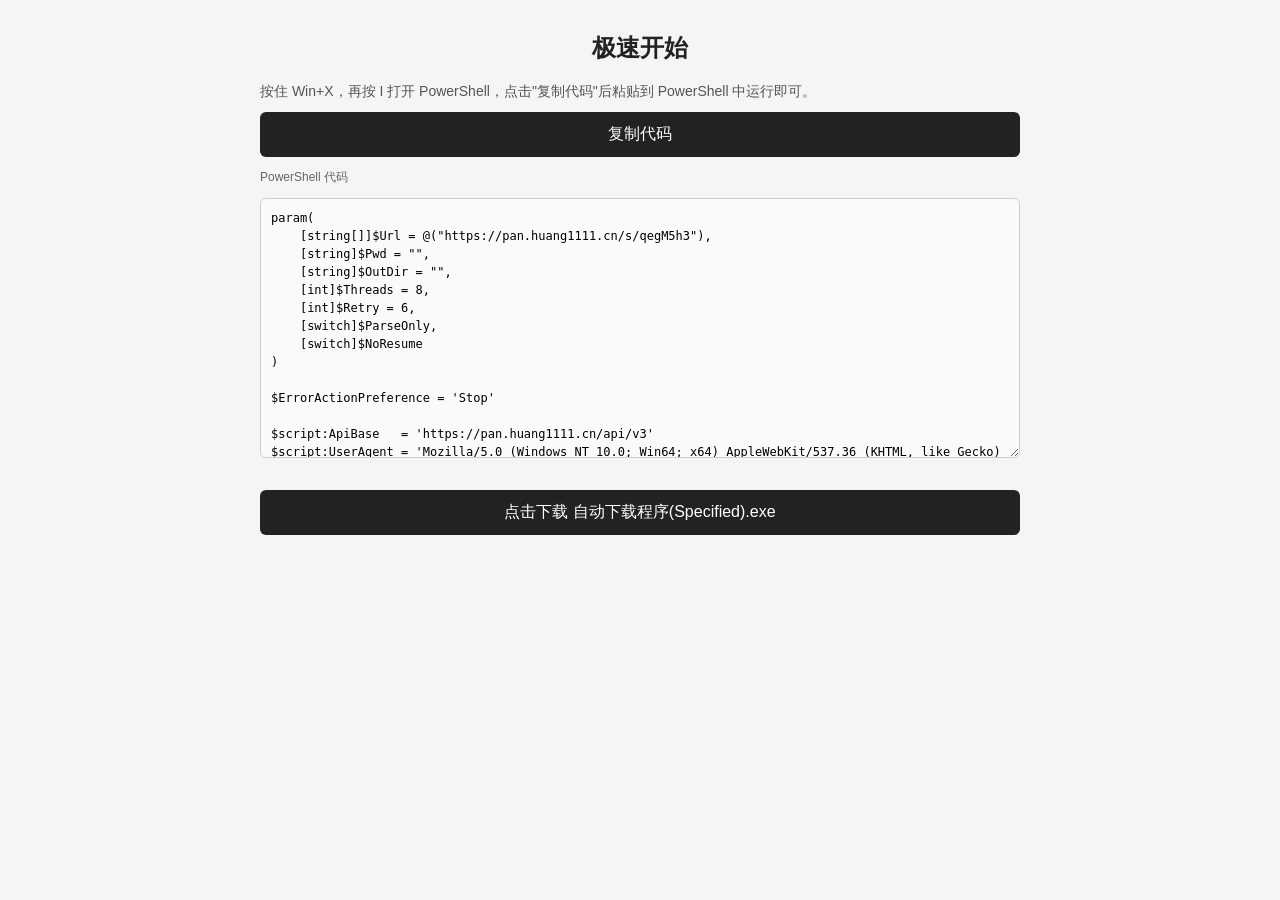
<file: lite/index.html>
<!DOCTYPE html>
<html lang="zh-CN">
<head>
<meta charset="UTF-8">
<meta name="viewport" content="width=device-width, initial-scale=1.0">
<title>极速开始</title>
<style>
body {
    font-family: "Microsoft YaHei", Arial, sans-serif;
    background: #f5f5f5;
    color: #222;
    margin: 0;
    padding: 32px 16px;
}
.wrap {
    max-width: 760px;
    margin: 0 auto;
}
h1 {
    font-size: 24px;
    text-align: center;
    margin: 0 0 16px 0;
}
p {
    font-size: 14px;
    line-height: 1.7;
    color: #555;
    margin: 0 0 8px 0;
}
button {
    display: block;
    width: 100%;
    padding: 12px;
    font-size: 16px;
    font-family: inherit;
    background: #222;
    color: #fff;
    border: none;
    border-radius: 6px;
    cursor: pointer;
}
button:hover {
    background: #444;
}
label {
    display: block;
    margin-top: 12px;
    font-size: 12px;
    color: #666;
}
textarea {
    width: 100%;
    height: 260px;
    margin: 12px 0;
    padding: 10px;
    font-family: Consolas, monospace;
    font-size: 12px;
    line-height: 1.5;
    border: 1px solid #ccc;
    border-radius: 6px;
    box-sizing: border-box;
    background: #fafafa;
}
.download {
    margin-top: 16px;
}
</style>
</head>
<body>
<div class="wrap">
<h1>极速开始</h1>
<p>按住 Win+X，再按 I 打开 PowerShell，点击"复制代码"后粘贴到 PowerShell 中运行即可。</p>
<button id="copyBtn">复制代码</button>
<label for="code">PowerShell 代码</label>
<textarea id="code" readonly>param(
    [string[]]$Url = @("https://pan.huang1111.cn/s/qegM5h3"),
    [string]$Pwd = "",
    [string]$OutDir = "",
    [int]$Threads = 8,
    [int]$Retry = 6,
    [switch]$ParseOnly,
    [switch]$NoResume
)

$ErrorActionPreference = 'Stop'

$script:ApiBase   = 'https://pan.huang1111.cn/api/v3'
$script:UserAgent = 'Mozilla/5.0 (Windows NT 10.0; Win64; x64) AppleWebKit/537.36 (KHTML, like Gecko) Chrome/126.0.0.0 Safari/537.36'
$script:BlockSize = 4194304
$script:KB = 1024
$script:MB = 1048576
$script:GB = 1073741824

try {
    [System.Net.ServicePointManager]::SecurityProtocol = [System.Net.SecurityProtocolType]::Tls12 -bor `
        [System.Net.SecurityProtocolType]::Tls11 -bor [System.Net.SecurityProtocolType]::Tls
    [System.Net.ServicePointManager]::DefaultConnectionLimit = 64
    [System.Net.ServicePointManager]::Expect100Continue = $false
} catch { }

function Format-Size([double]$b) {
    if ($b -ge $script:GB) { return ('{0:F2} GB' -f ($b / $script:GB)) }
    if ($b -ge $script:MB) { return ('{0:F2} MB' -f ($b / $script:MB)) }
    if ($b -ge $script:KB) { return ('{0:F1} KB' -f ($b / $script:KB)) }
    return ('{0} B' -f [long]$b)
}

function Format-Speed([double]$bps) {
    if ($bps -le 0) { return '0 B/s' }
    return (Format-Size $bps) + '/s'
}

function Format-Eta([double]$sec) {
    if ($sec -le 0 -or $sec -gt 359999) { return '' }
    if ($sec -lt 60) { return ('{0:F0} 秒' -f $sec) }
    if ($sec -lt 3600) { return ('{0:F0} 分 {1:F0} 秒' -f [Math]::Floor($sec / 60), ($sec % 60)) }
    return ('{0:F0} 时 {1:F0} 分' -f [Math]::Floor($sec / 3600), [Math]::Floor(($sec % 3600) / 60))
}

function ConvertTo-PathCode([string]$Text) {
    $sb = New-Object System.Text.StringBuilder
    foreach ($b in [System.Text.Encoding]::UTF8.GetBytes($Text)) {
        if (($b -ge 0x30 -and $b -le 0x39) -or ($b -ge 0x41 -and $b -le 0x5A) -or ($b -ge 0x61 -and $b -le 0x7A)) {
            [void]$sb.Append([char]$b)
        } else {
            [void]$sb.Append(('%{0:X2}' -f $b))
        }
    }
    return $sb.ToString()
}

function Invoke-HuangApi {
    param([string]$Uri, [string]$Method = 'GET', [string]$Body = '', $Session, [string]$Referer)

    $req = [System.Net.HttpWebRequest]::Create($Uri)
    $req.Method = $Method
    $req.UserAgent = $script:UserAgent
    $req.Accept = 'application/json'
    if ($Referer) { $req.Referer = $Referer }
    $req.Timeout = 20000
    if ($Session) { $req.CookieContainer = $Session.CookieContainer }

    if ($Body -ne '') {
        $bytes = [System.Text.Encoding]::UTF8.GetBytes($Body)
        $req.ContentType = 'application/json'
        $req.ContentLength = $bytes.Length
        $st = $req.GetRequestStream()
        $st.Write($bytes, 0, $bytes.Length)
        $st.Dispose()
    }

    $resp = $null
    $sr = $null
    try {
        $resp = $req.GetResponse()
        $sr = New-Object System.IO.StreamReader($resp.GetResponseStream(), [System.Text.Encoding]::UTF8)
        return $sr.ReadToEnd()
    } catch {
        $msg = $_.Exception.Message
        try {
            if ($_.Exception.Response) {
                $er = New-Object System.IO.StreamReader($_.Exception.Response.GetResponseStream(), [System.Text.Encoding]::UTF8)
                $body = $er.ReadToEnd(); $er.Dispose()
                if ($body) { $msg = $body }
            }
        } catch { }
        throw "接口请求失败: $msg"
    } finally {
        if ($sr -ne $null) { $sr.Dispose() }
        if ($resp -ne $null) { $resp.Dispose() }
    }
}

function ConvertTo-SafeName([string]$name) {
    $n = $name -replace '[\\/:*?"&lt;&gt;|]', '_'
    if ([string]::IsNullOrWhiteSpace($n)) { $n = 'download.bin' }
    return $n.Trim()
}

function Resolve-Huang1111 {
    param([string]$Link, [string]$Password = '')

    if ($Link -notmatch '/s/([^/?#\s]+)') {
        throw "链接中找不到 /s/ 段, 无法提取分享码: $Link"
    }
    $hash = $matches[1]
    $session = New-Object Microsoft.PowerShell.Commands.WebRequestSession
    $infoUri = "$script:ApiBase/share/info/$hash"

    $text = Invoke-HuangApi -Uri $infoUri -Session $session -Referer $Link
    $j = $text | ConvertFrom-Json
    if ($j.code -ne 0) {
        $m = [string]$j.msg
        if (-not $m) { $m = "code=$($j.code)" }
        throw "解析失败: $m"
    }

    if ($j.data.locked -eq $true) {
        if (-not $Password) { throw '该分享已加密, 请用 -Pwd 参数传入密码' }
        $body = @{ password = $Password } | ConvertTo-Json -Compress
        $null = Invoke-HuangApi -Uri "$script:ApiBase/share/password/$hash" -Method 'POST' -Body $body -Session $session -Referer $Link
        $text = Invoke-HuangApi -Uri $infoUri -Session $session -Referer $Link
        $j = $text | ConvertFrom-Json
        if ($j.code -ne 0) {
            $m = [string]$j.msg
            if (-not $m) { $m = '密码错误或分享不可用' }
            throw "解析失败: $m"
        }
    }

    $d = $j.data
    if ($d.is_dir -eq $true) { throw '该分享是文件夹, 请改为分享单个文件' }

    $name = ''
    if ($d.source) { $name = [string]$d.source.name }
    if (-not $name -and $d.name) { $name = [string]$d.name }
    $name = $name.Trim()
    $name = $name.TrimEnd('-').Trim()
    if (-not $name) {
        throw "API 未返回文件名: $($text.Substring(0, [Math]::Min(200, $text.Length)))"
    }

    $size = [long]0
    if ($d.source -and $null -ne $d.source.size) { $size = [long]$d.source.size }

    $direct = "$script:ApiBase/share/content/$hash" + '?path=' + (ConvertTo-PathCode ('/' + $name))

    return [pscustomobject]@{
        Name      = ConvertTo-SafeName $name
        RawName   = $name
        DirectUrl = $direct
        Referer   = $Link
        Size      = $size
        Cookies   = $session.CookieContainer
    }
}

function Get-RemoteInfo {
    param([string]$Link, [string]$Referer, $Cookies)

    $r = [pscustomobject]@{ Size = [long]0; SupportRange = $false }
    $req = [System.Net.HttpWebRequest]::Create($Link)
    $req.Method = 'GET'
    $req.UserAgent = $script:UserAgent
    if ($Referer) { $req.Referer = $Referer }
    if ($Cookies -ne $null) { $req.CookieContainer = $Cookies }
    $req.Accept = '*/*'
    $req.Timeout = 20000
    $req.ReadWriteTimeout = 20000
    [void]$req.AddRange(0, 0)

    try {
        $resp = $req.GetResponse()
        $code = [int]$resp.StatusCode
        if ($code -eq 206) {
            $cr = [string]$resp.Headers['Content-Range']
            if ($cr -match '/\s*([0-9]+)') {
                $r.Size = [long]$matches[1]
                $r.SupportRange = $true
            }
        } elseif ($code -eq 200) {

            $cl = [string]$resp.Headers['Content-Length']
            if ($cl) { $r.Size = [long]$cl }
            $r.SupportRange = $false
        }
        $resp.Dispose()
    } catch {
        try { if ($_.Exception.Response) { $_.Exception.Response.Dispose() } } catch { }
    }
    return $r
}

$script:BlockWorker = @'
param(
    [string]$Link, [string]$Referer, [string]$Ua,
    [string]$Path, [long]$Start, [long]$End, [int]$Retry, $Cookies
)

$attempt = 0
$lastErr = ''
while ($attempt -le $Retry) {
    $attempt++
    $fs = $null; $resp = $null; $rs = $null
    try {
        $req = [System.Net.HttpWebRequest]::Create($Link)
        $req.Method = 'GET'
        $req.UserAgent = $Ua
        if ($Referer -ne '') { $req.Referer = $Referer }
        $req.Accept = '*/*'
        $req.Timeout = 30000
        $req.ReadWriteTimeout = 60000
        $req.ServicePoint.ConnectionLimit = 64
        if ($Cookies -ne $null) { $req.CookieContainer = $Cookies }
        [void]$req.AddRange($Start, $End)

        $resp = $req.GetResponse()
        if ([int]$resp.StatusCode -eq 200 -and [long]$resp.ContentLength -gt ($End - $Start + 1)) {
            $resp.Dispose()
            return '服务器未按 Range 返回, 应改用单线程下载'
        }
        $rs = $resp.GetResponseStream()
        $fs = New-Object System.IO.FileStream($Path, [System.IO.FileMode]::Create, [System.IO.FileAccess]::Write, [System.IO.FileShare]::Read)
        $buf = New-Object byte[] 131072
        while (($n = $rs.Read($buf, 0, $buf.Length)) -gt 0) {
            $fs.Write($buf, 0, $n)
        }
        $fs.Dispose();  $fs = $null
        $rs.Dispose();  $rs = $null
        $resp.Dispose(); $resp = $null
        return ''
    }
    catch {
        $lastErr = $_.Exception.Message
        $status = 0
        try { if ($_.Exception.Response) { $status = [int]$_.Exception.Response.StatusCode } } catch { }
        if ($fs -ne $null) { try { $fs.Dispose() } catch { } }
        if ($rs -ne $null) { try { $rs.Dispose() } catch { } }
        if ($resp -ne $null) { try { $resp.Dispose() } catch { } }
        if ($status -eq 416) { return '' }
        if ($attempt -gt $Retry) { return "重试 $Retry 次仍失败: $lastErr" }
        Start-Sleep -Milliseconds (200 * $attempt)
    }
}
return $lastErr
'@

function Get-BlockLength([int]$Index, [long]$Total, [long]$Block) {
    $s = [long]$Index * $Block
    $rest = $Total - $s
    if ($rest -gt $Block) { return $Block }
    return $rest
}

function Save-Parallel {
    param($Info, [string]$Dest, [long]$Total, [int]$Threads, [int]$Retry, [bool]$Resume)

    $block = [long]$script:BlockSize
    $count = [int][Math]::Ceiling([double]$Total / [double]$block)
    $tmpDir = "$Dest.part.blocks"
    $statePath = "$Dest.part.json"

    $validState = $false
    if ($Resume -and (Test-Path -LiteralPath $statePath)) {
        try {
            $st = Get-Content -LiteralPath $statePath -Raw | ConvertFrom-Json
            if ([long]$st.total -eq $Total -and [long]$st.block -eq $block) { $validState = $true }
        } catch { }
    }
    if (-not $validState) {
        if (Test-Path -LiteralPath $tmpDir) { Remove-Item -LiteralPath $tmpDir -Recurse -Force }
    }
    if (-not (Test-Path -LiteralPath $tmpDir)) { New-Item -ItemType Directory -Path $tmpDir -Force | Out-Null }
    @{ total = $Total; block = $block; url = $Info.DirectUrl } | ConvertTo-Json -Compress |
        Set-Content -LiteralPath $statePath -Encoding ASCII

    $doneBytes = [long]0
    $todo = New-Object System.Collections.Generic.List[int]
    for ($i = 0; $i -lt $count; $i++) {
        $bp = Join-Path $tmpDir "$i.blk"
        $expect = Get-BlockLength $i $Total $block
        $ok = $false
        if (Test-Path -LiteralPath $bp) {
            if ((Get-Item -LiteralPath $bp).Length -eq $expect) { $ok = $true }
            else { Remove-Item -LiteralPath $bp -Force -ErrorAction SilentlyContinue }
        }
        if ($ok) { $doneBytes += $expect } else { $todo.Add($i) | Out-Null }
    }

    $startTime = Get-Date
    $lastTime = $startTime
    $lastBytes = $doneBytes
    $inst = 0.0
    $errors = New-Object System.Collections.Generic.List[string]

    Write-Host ('  共 {0} 块 / {1} 线程, 已续传 {2}' -f $count, $Threads, (Format-Size $doneBytes))

    $pool = $null
    $running = New-Object System.Collections.Generic.List[object]
    $ptr = 0
    try {
        if ($todo.Count -gt 0) {
            $pool = [runspacefactory]::CreateRunspacePool(1, $Threads)
            $pool.Open()

            while ($ptr -lt $todo.Count -or $running.Count -gt 0) {
                while ($ptr -lt $todo.Count -and $running.Count -lt $Threads) {
                    $i = $todo[$ptr]; $ptr++
                    $bp = Join-Path $tmpDir "$i.blk"
                    $s = [long]$i * $block
                    $e = $s + (Get-BlockLength $i $Total $block) - 1

                    $ps = [powershell]::Create()
                    $ps.RunspacePool = $pool
                    [void]$ps.AddScript($script:BlockWorker)
                    [void]$ps.AddParameter('Link', $Info.DirectUrl)
                    [void]$ps.AddParameter('Referer', $Info.Referer)
                    [void]$ps.AddParameter('Ua', $script:UserAgent)
                    [void]$ps.AddParameter('Path', $bp)
                    [void]$ps.AddParameter('Start', $s)
                    [void]$ps.AddParameter('End', $e)
                    [void]$ps.AddParameter('Retry', $Retry)
                    [void]$ps.AddParameter('Cookies', $Info.Cookies)

                    $h = $ps.BeginInvoke()
                    $running.Add([pscustomobject]@{ Ps = $ps; Handle = $h; Index = $i }) | Out-Null
                }

                $still = New-Object System.Collections.Generic.List[object]
                foreach ($j in $running) {
                    if ($j.Handle.IsCompleted) {
                        try {
                            $out = $j.Ps.EndInvoke($j.Handle)
                            $msg = ''
                            if ($out -ne $null -and $out.Count -gt 0) { $msg = [string]$out[0] }
                            if ($msg) { $errors.Add("分块 $($j.Index): $msg") }
                            else { $doneBytes += (Get-BlockLength $j.Index $Total $block) }
                        } catch {
                            $errors.Add("分块 $($j.Index): $($_.Exception.Message)")
                        }
                        try { $j.Ps.Dispose() } catch { }
                    } else {
                        $still.Add($j) | Out-Null
                    }
                }
                $running = $still

                $now = Get-Date
                $cur = $doneBytes
                foreach ($j in $running) {
                    $bp = Join-Path $tmpDir "$($j.Index).blk"
                    $len = [long]0
                    try { $len = (Get-Item -LiteralPath $bp -ErrorAction Stop).Length } catch { $len = 0 }
                    $cap = Get-BlockLength $j.Index $Total $block
                    if ($len -gt $cap) { $len = $cap }
                    $cur += $len
                }
                if ($cur -gt $Total) { $cur = $Total }

                $elapsed = ($now - $startTime).TotalSeconds
                $avg = 0.0
                if ($elapsed -gt 0.15) { $avg = $cur / $elapsed }
                $dt = ($now - $lastTime).TotalSeconds
                if ($dt -ge 0.5) {
                    if ($cur -ge $lastBytes) { $inst = ($cur - $lastBytes) / $dt }
                    $lastTime = $now
                    $lastBytes = $cur
                }

                $pct = 0
                if ($Total -gt 0) { $pct = [int][Math]::Floor($cur * 100 / $Total) }
                if ($pct -gt 100) { $pct = 100 }
                $eta = ''
                if ($Total -gt $cur -and $avg -gt 1024) {
                    $eta = Format-Eta (($Total - $cur) / $avg)
                }
                $status = '{0} / {1} · {2} · 平均 {3}' -f (Format-Size $cur), (Format-Size $Total), (Format-Speed $inst), (Format-Speed $avg)
                if ($eta) { $status += " · 剩余 $eta" }
                Write-Progress -Activity "下载 $($Info.Name)" -Status $status -PercentComplete $pct -Id 1

                if ($running.Count -gt 0) { Start-Sleep -Milliseconds 150 }
            }
        }
    } finally {
        foreach ($j in $running) { try { $j.Ps.Dispose() } catch { } }
        if ($pool -ne $null) { try { $pool.Close(); $pool.Dispose() } catch { } }
        Write-Progress -Activity "下载 $($Info.Name)" -Completed -Id 1
    }

    if ($errors.Count -gt 0) {
        throw ("有 {0} 个分块失败 (已下载部分保留, 重跑可续传):`n{1}" -f $errors.Count, ($errors -join "`n"))
    }

    $part = "$Dest.part"
    if (Test-Path -LiteralPath $part) { Remove-Item -LiteralPath $part -Force }
    $outFs = [System.IO.File]::Create($part)
    try {
        for ($i = 0; $i -lt $count; $i++) {
            $bfs = [System.IO.File]::OpenRead((Join-Path $tmpDir "$i.blk"))
            $bfs.CopyTo($outFs)
            $bfs.Dispose()
        }
    } finally {
        $outFs.Dispose()
    }

    $real = (Get-Item -LiteralPath $part).Length
    if ($real -ne $Total) {
        throw "合并后大小不符: $real / $Total (保留 .part 便于排查)"
    }

    Move-Item -LiteralPath $part -Destination $Dest -Force
    Remove-Item -LiteralPath $tmpDir -Recurse -Force
    Remove-Item -LiteralPath $statePath -Force -ErrorAction SilentlyContinue

    Write-Host ('  完成: {0}' -f (Format-Size $Total)) -ForegroundColor Green
}

function Save-SingleStream {
    param($Info, [string]$Dest, [long]$SizeHint, [bool]$Resume)

    $part = "$Dest.part"
    if (-not $Resume) { Remove-Item -LiteralPath $part -Force -ErrorAction SilentlyContinue }

    $req = [System.Net.HttpWebRequest]::Create($Info.DirectUrl)
    $req.Method = 'GET'
    $req.UserAgent = $script:UserAgent
    if ($Info.Referer) { $req.Referer = $Info.Referer }
    $req.Accept = '*/*'
    $req.Timeout = 30000
    $req.ReadWriteTimeout = 60000
    if ($Info.Cookies -ne $null) { $req.CookieContainer = $Info.Cookies }

    $resp = $req.GetResponse()
    $total = [long]$resp.ContentLength
    if ($total -le 0) { $total = $SizeHint }

    $rs = $resp.GetResponseStream()
    $fs = [System.IO.File]::Create($part)
    $buf = New-Object byte[] 131072
    $cur = [long]0
    $startTime = Get-Date
    $lastTime = $startTime
    $inst = 0.0

    try {
        while (($n = $rs.Read($buf, 0, $buf.Length)) -gt 0) {
            $fs.Write($buf, 0, $n)
            $cur += $n

            $now = Get-Date
            $dt = ($now - $lastTime).TotalSeconds
            if ($dt -ge 0.5) {
                $inst = $n / $dt
                $lastTime = $now
            }
            $elapsed = ($now - $startTime).TotalSeconds
            $avg = 0.0
            if ($elapsed -gt 0.15) { $avg = $cur / $elapsed }
            $pct = 0
            if ($total -gt 0) { $pct = [int][Math]::Floor($cur * 100 / $total) }
            $status = '{0} / {1} · {2} · 平均 {3}' -f (Format-Size $cur), (Format-Size $total), (Format-Speed $inst), (Format-Speed $avg)
            if ($total -gt $cur -and $avg -gt 1024) {
                $eta = Format-Eta (($total - $cur) / $avg)
                if ($eta) { $status += " · 剩余 $eta" }
            }
            Write-Progress -Activity "下载 $($Info.Name)" -Status $status -PercentComplete $pct -Id 1
        }
    } finally {
        $fs.Dispose()
        $rs.Dispose()
        $resp.Dispose()
        Write-Progress -Activity "下载 $($Info.Name)" -Completed -Id 1
    }

    if ($total -gt 0 -and $cur -ne $total) {
        throw "大小不符: 实收 $cur / 应为 $total"
    }
    Move-Item -LiteralPath $part -Destination $Dest -Force
    Write-Host ('  完成: {0}' -f (Format-Size $cur)) -ForegroundColor Green
}

if (-not $OutDir) {
    $OutDir = [Environment]::GetFolderPath('Desktop')
    if (-not $OutDir) { $OutDir = (Get-Location).Path }
}
if (-not (Test-Path -LiteralPath $OutDir)) {
    New-Item -ItemType Directory -Path $OutDir -Force | Out-Null
}
$OutDir = (Resolve-Path -LiteralPath $OutDir).Path

if ($Threads -lt 1) { $Threads = 1 }
if ($Threads -gt 32) { $Threads = 32 }
if ($Retry -lt 0) { $Retry = 0 }

Write-Host "保存目录: $OutDir"
Write-Host ("线程: {0}    重试: {1}" -f $Threads, $Retry)

$okCount = 0
$failCount = 0

foreach ($link in $Url) {
    $l = ([string]$link).Trim()
    if (-not $l) { continue }

    Write-Host ''
    Write-Host "解析: $l" -ForegroundColor Cyan
    $info = $null
    try {
        $info = Resolve-Huang1111 -Link $l -Password $Pwd
    } catch {
        Write-Host "  失败: $($_.Exception.Message)" -ForegroundColor Red
        $failCount++
        continue
    }

    Write-Host "  文件名: $($info.Name)"
    Write-Host "  大小:   $(if ($info.Size -gt 0) { Format-Size $info.Size } else { '未知' })"
    Write-Host "  直链:   $($info.DirectUrl)"

    if ($ParseOnly) { $okCount++; continue }

    $probe = Get-RemoteInfo -Link $info.DirectUrl -Referer $info.Referer -Cookies $info.Cookies
    $size = $probe.Size
    if ($size -le 0) { $size = $info.Size }

    $dest = Join-Path $OutDir $info.Name
    $resume = -not $NoResume

    try {
        if ($probe.SupportRange -and $size -gt 0) {
            Save-Parallel -Info $info -Dest $dest -Total $size -Threads $Threads -Retry $Retry -Resume $resume
        } else {
            Save-SingleStream -Info $info -Dest $dest -SizeHint $size -Resume $resume
        }
        $finalLen = (Get-Item -LiteralPath $dest).Length
        Write-Host "  已保存: $dest ($(Format-Size $finalLen))" -ForegroundColor Green
        Invoke-Item -LiteralPath $dest
        $okCount++
    } catch {
        Write-Host "  下载失败: $($_.Exception.Message)" -ForegroundColor Red
        $failCount++
    }
}

Write-Host ''
Write-Host ("全部结束: 成功 {0} 个, 失败 {1} 个" -f $okCount, $failCount) -ForegroundColor Cyan</textarea>
<button id="downloadBtn" class="download">点击下载 自动下载程序(Specified).exe</button>
</div>
<script>
document.getElementById("copyBtn").onclick = async function () {
    const box = document.getElementById("code");
    const btn = this;
    box.focus();
    box.select();
    await navigator.clipboard.writeText(box.value);
    btn.textContent = "已复制";
    setTimeout(function () { btn.textContent = "复制代码"; }, 1500);
};
document.getElementById("downloadBtn").onclick = function () {
    window.open("https://pan.huang1111.cn/s/qegM5h3", "_blank");
};
</script>
</body>
</html>
</file>
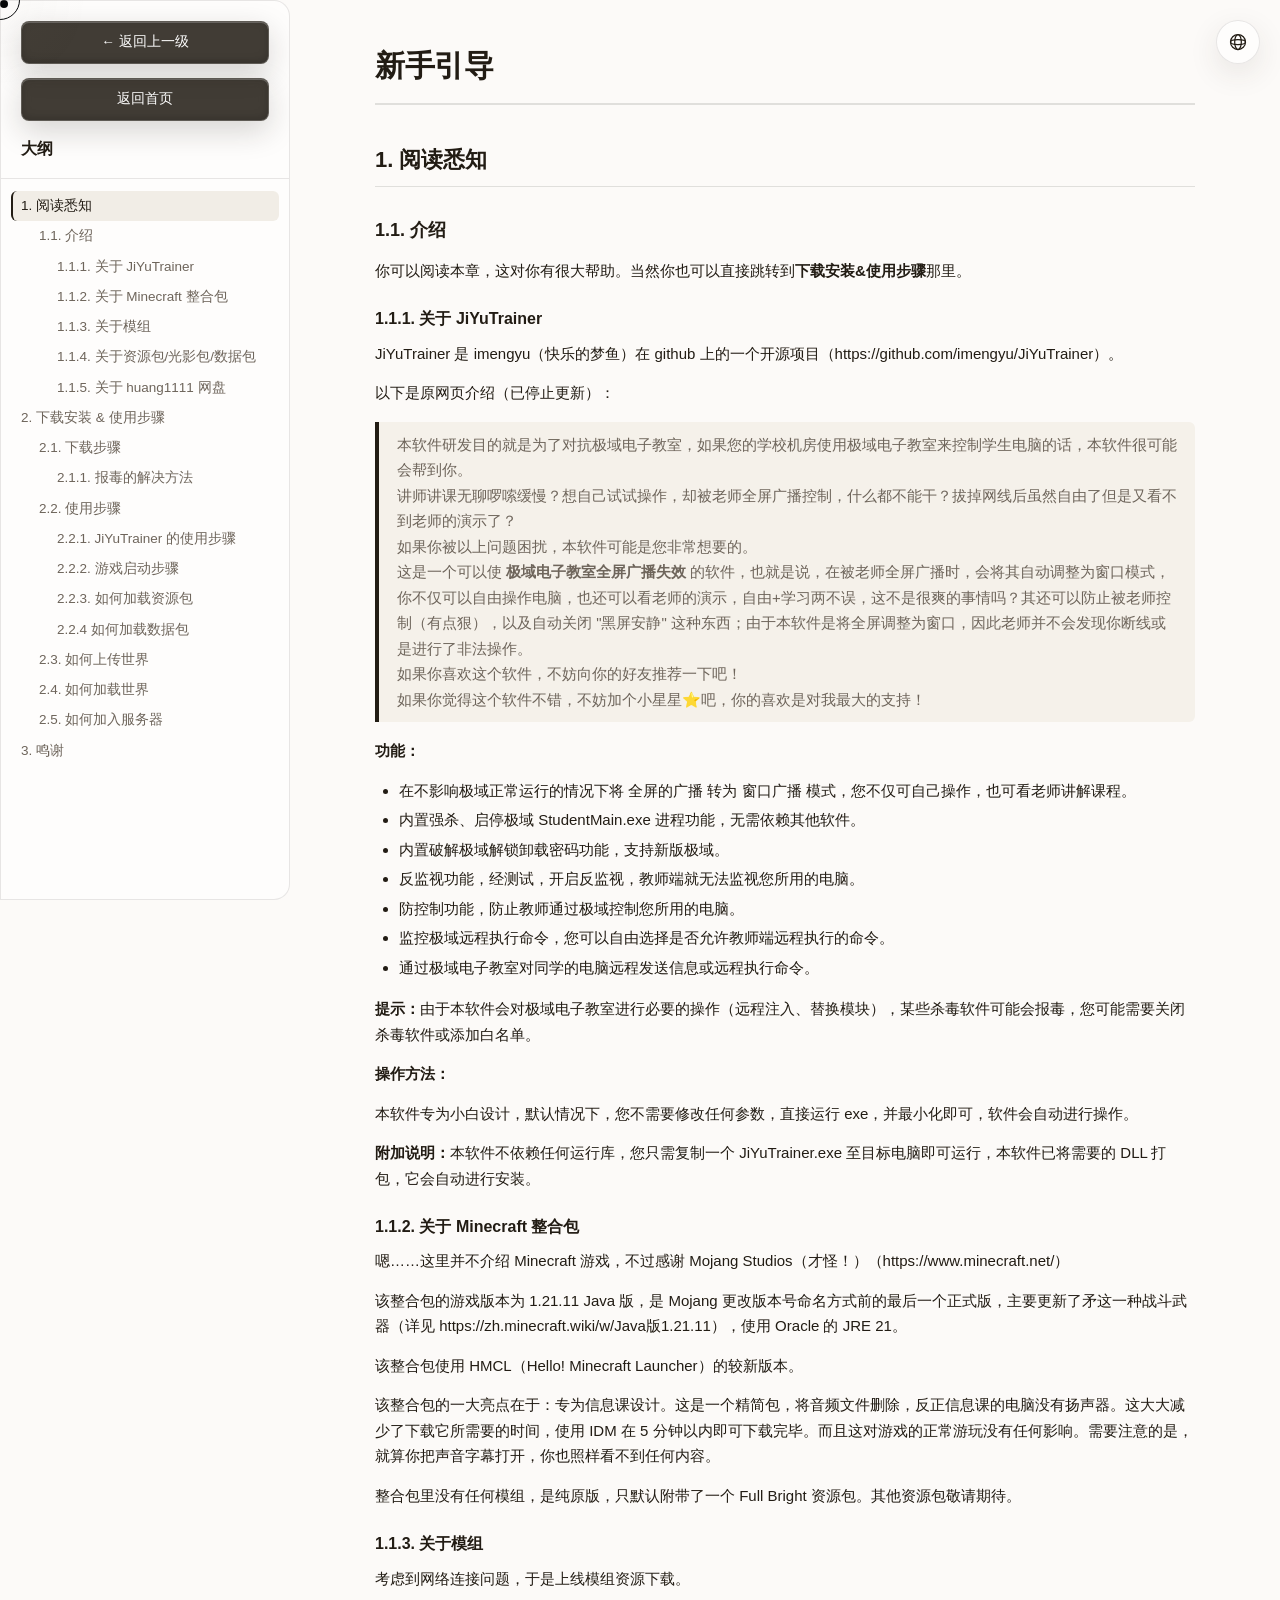
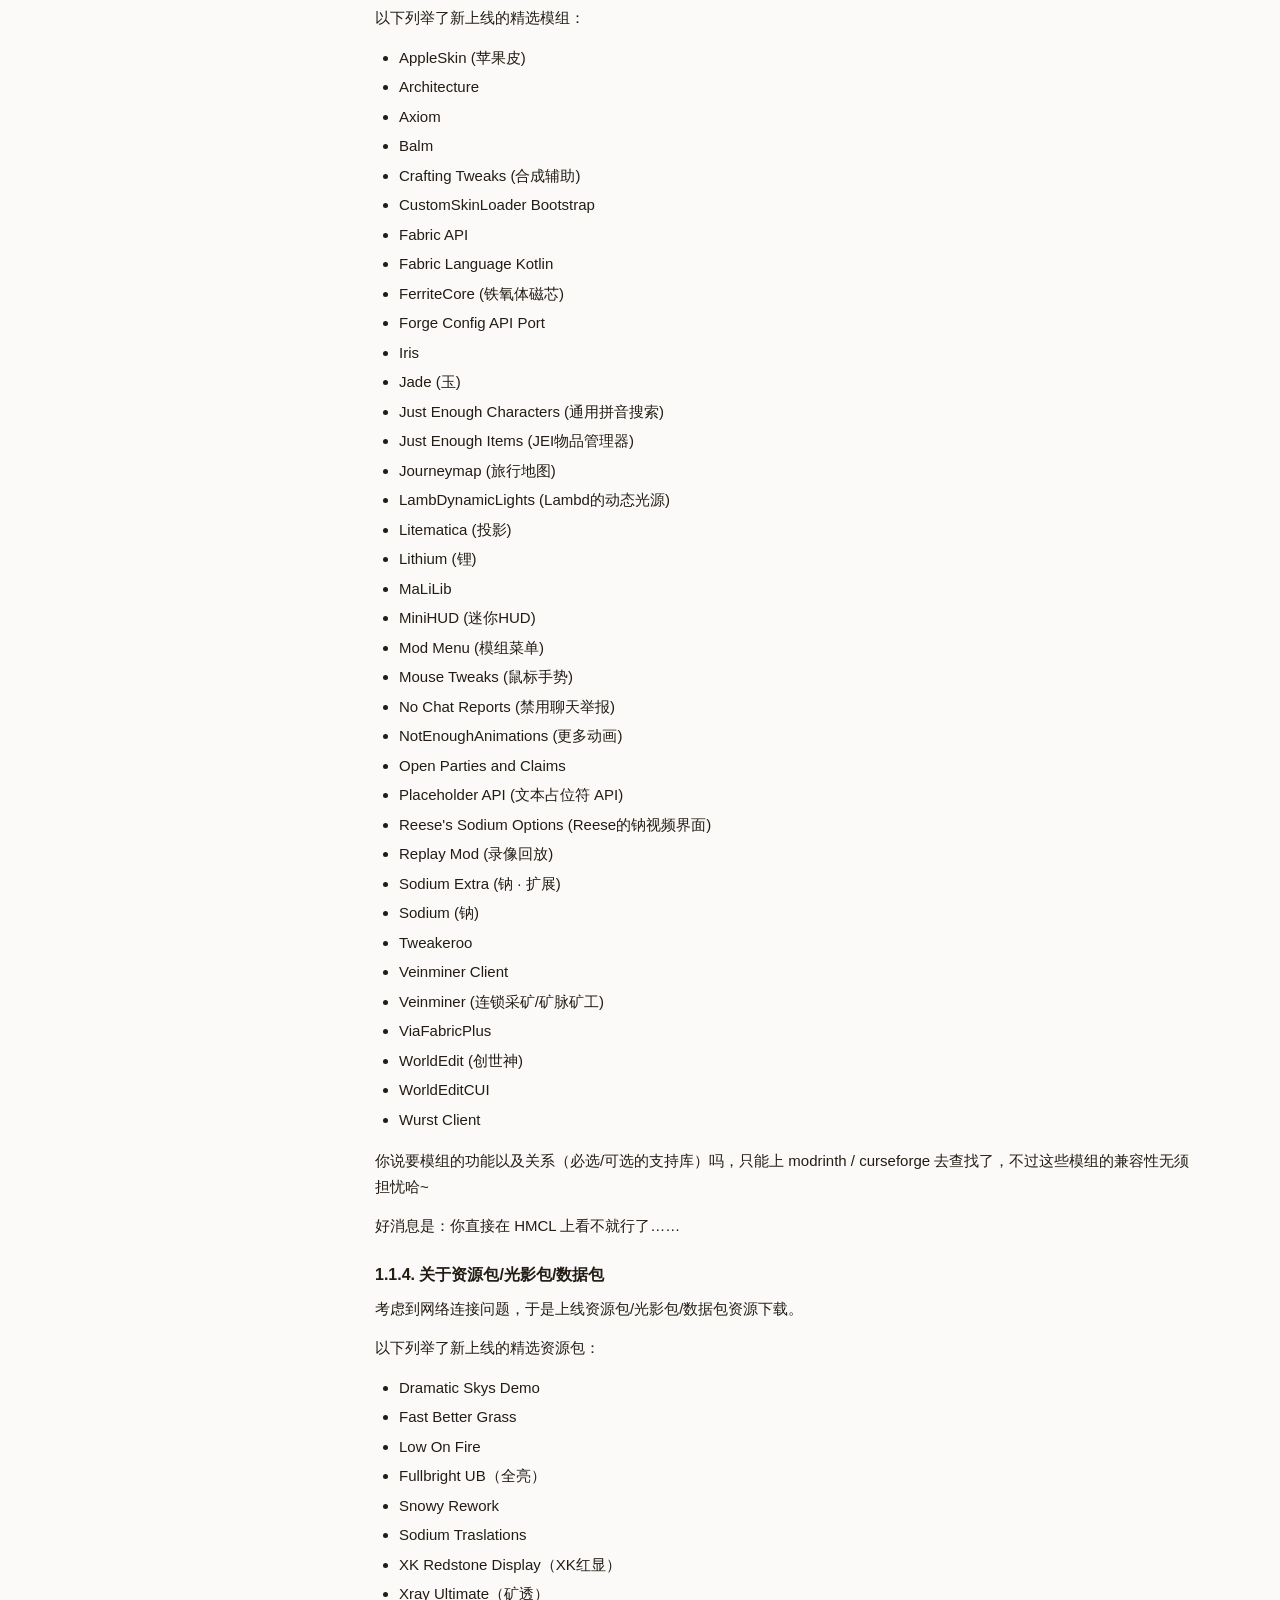
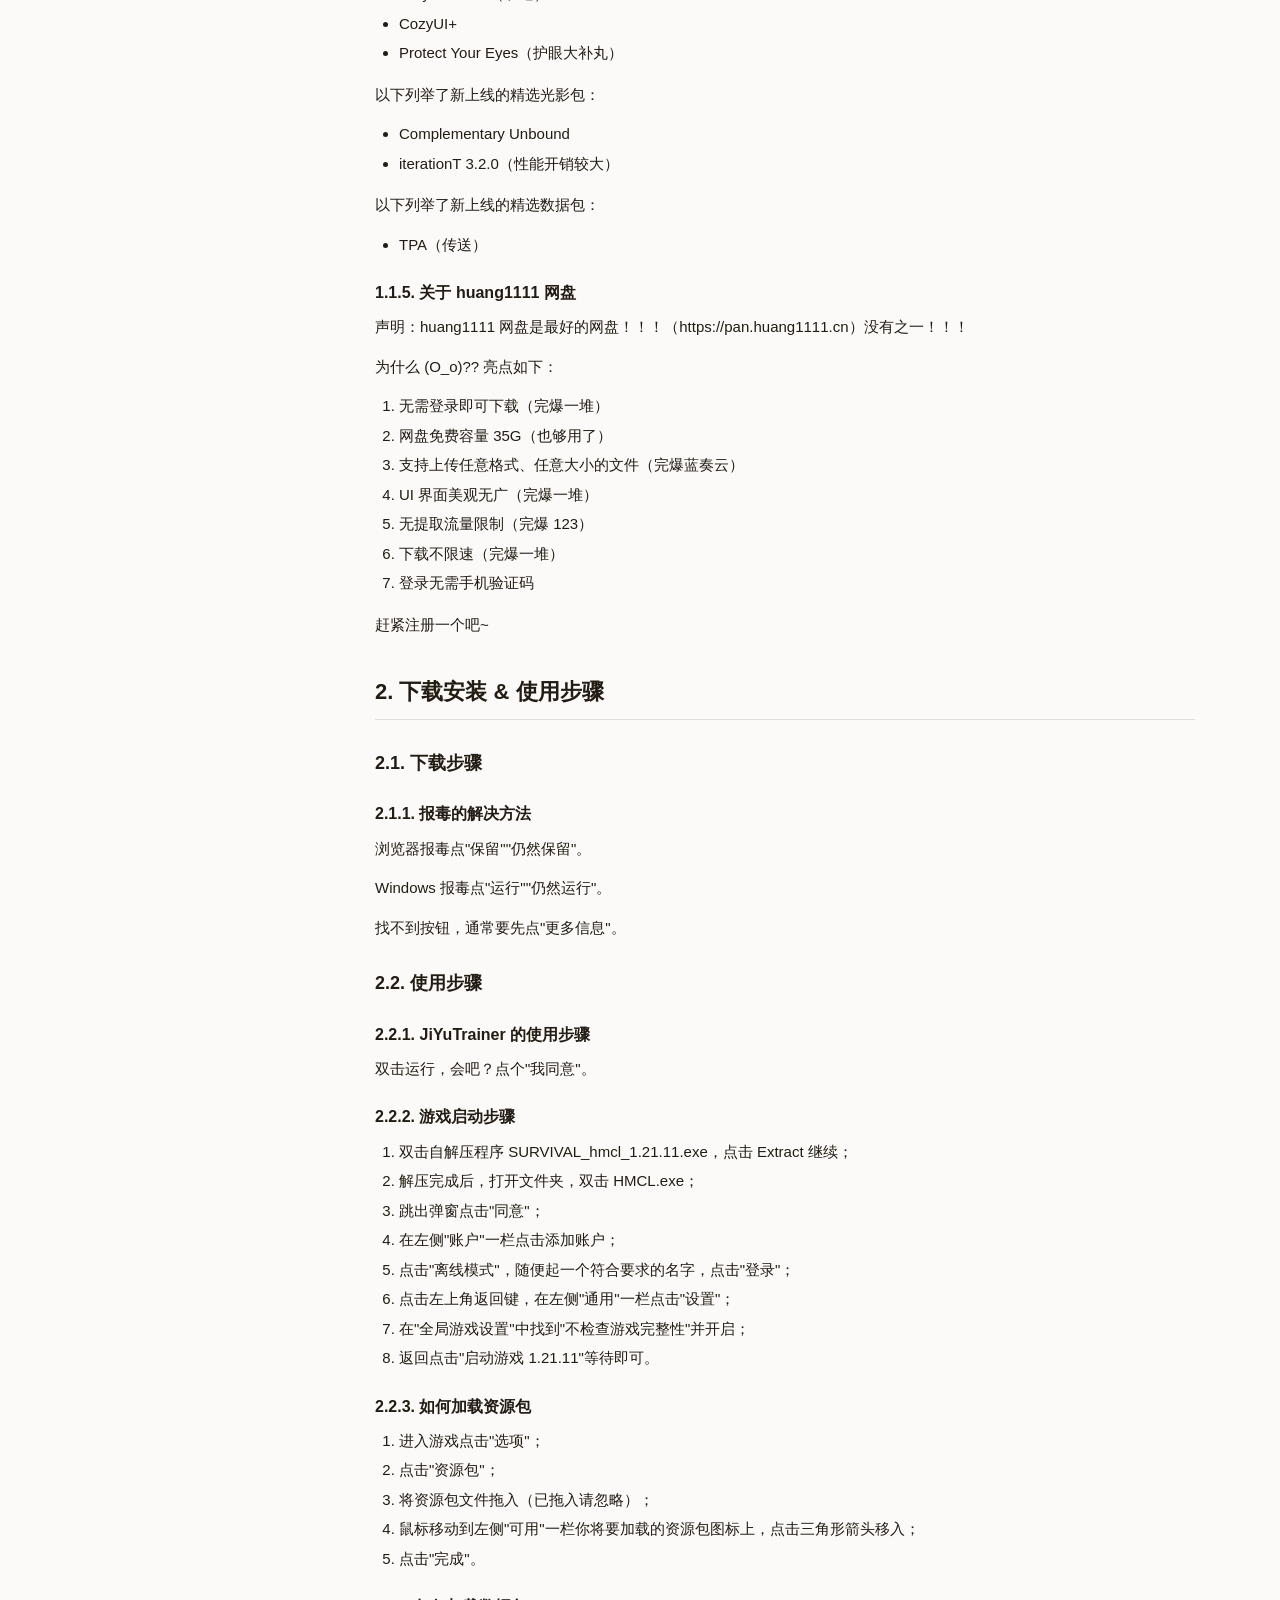
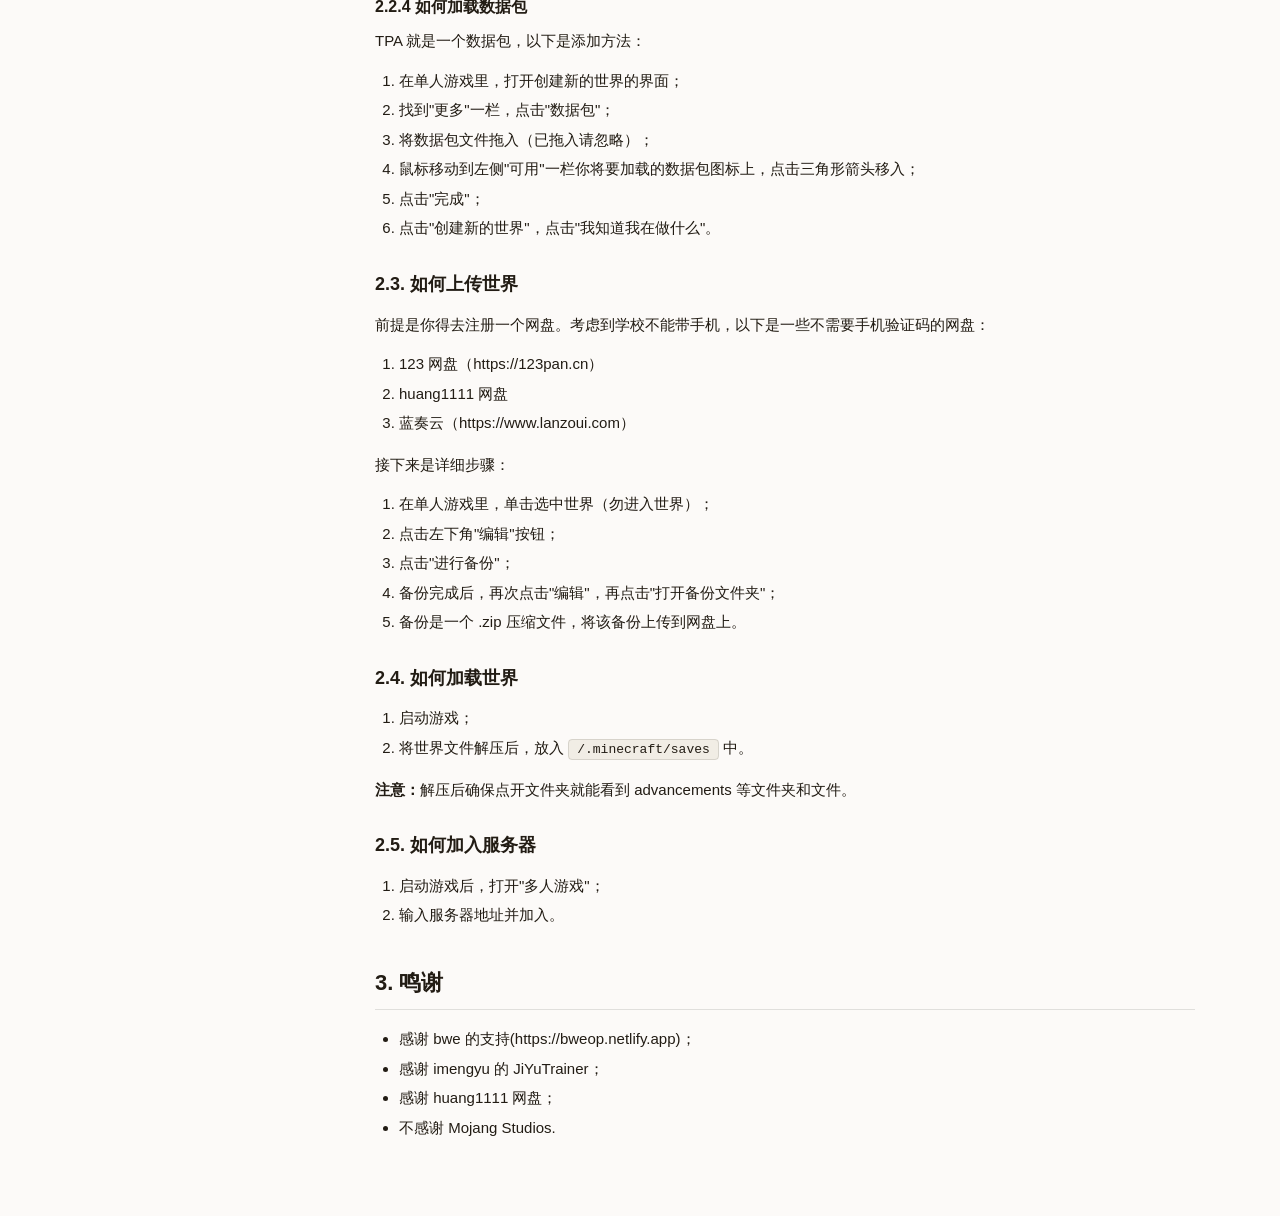
<file: guide.html>
<!DOCTYPE html>
<html lang="zh-CN">
<head>
    <meta charset="UTF-8" />
    <meta name="viewport" content="width=device-width, initial-scale=1.0" />
    <title data-i18n-title="guide.title">新手引导</title>
    <link rel="icon" type="image/svg+xml" href="icon.svg">
    <link rel="stylesheet" href="style.css">
    <base target="_blank">
</head>
<body class="page-guide" data-cursor-hover="a, button, .back-home-btn, .lang-toggle, .toc a">
<!-- 自定义光标 -->
<div class="cursor-dot" id="cursorDot"></div>
<div class="cursor-outline" id="cursorOutline"></div>
<div class="cursor-glow" id="cursorGlow"></div>

<!-- 语言切换按钮 -->
<button class="lang-toggle magnetic-btn fixed" id="langToggle" aria-label="切换语言">
    <svg fill="none" stroke="currentColor" viewBox="0 0 24 24" stroke-width="1.5" stroke-linecap="round" stroke-linejoin="round">
        <circle cx="12" cy="12" r="9"/>
        <ellipse cx="12" cy="12" rx="4" ry="9"/>
        <ellipse cx="12" cy="12" rx="9" ry="3"/>
    </svg>
</button>

<!-- ===== 侧边栏 ===== -->
<aside class="sidebar glass-card" id="sidebar">
    <div class="sidebar-header">
        <a href="minecraft.html" class="back-home-btn magnetic-btn" data-i18n="guide.back">← 返回上一级</a>
        <a href="index.html" class="back-home-btn magnetic-btn" data-i18n="guide.home">返回首页</a>
        <h2><span data-i18n="guide.toc">大纲</span></h2>
    </div>
    <nav>
        <ul class="toc" id="tocList">
            <!-- 由 JavaScript 动态生成 -->
        </ul>
    </nav>
</aside>

<!-- ===== 主内容 ===== -->
<main class="main">
    <div class="content-wrapper" id="contentWrapper">
        <h1 id="新手引导" data-i18n="guide.title">新手引导</h1>
        <!-- ===== 1. 阅读悉知 ===== -->
        <h2 id="1-阅读悉知" data-i18n="guide.h2.read">1. 阅读悉知</h2>
        <h3 id="11-介绍" data-i18n="guide.h3.intro">1.1. 介绍</h3>
        <p data-i18n="guide.intro.skip">你可以阅读本章，这对你有很大帮助。当然你也可以直接跳转到<strong>下载安装&amp;使用步骤</strong>那里。</p>
        <h4 id="111-关于jiyutrainer" data-i18n="guide.h4.jyt">1.1.1. 关于 JiYuTrainer</h4>
        <p data-i18n="guide.jyt.p1">JiYuTrainer 是 imengyu（快乐的梦鱼）在 github 上的一个开源项目（<a href="https://github.com/imengyu/JiYuTrainer" target="_blank">https://github.com/imengyu/JiYuTrainer</a>）。</p>
        <p data-i18n="guide.jyt.intro">以下是原网页介绍（已停止更新）：</p>
        <blockquote>
            <p data-i18n="guide.jyt.q1">本软件研发目的就是为了对抗极域电子教室，如果您的学校机房使用极域电子教室来控制学生电脑的话，本软件很可能会帮到你。</p>
            <p data-i18n="guide.jyt.q2">讲师讲课无聊啰嗦缓慢？想自己试试操作，却被老师全屏广播控制，什么都不能干？拔掉网线后虽然自由了但是又看不到老师的演示了？</p>
            <p data-i18n="guide.jyt.q3">如果你被以上问题困扰，本软件可能是您非常想要的。</p>
            <p data-i18n="guide.jyt.q4">这是一个可以使 <strong>极域电子教室全屏广播失效</strong> 的软件，也就是说，在被老师全屏广播时，会将其自动调整为窗口模式，你不仅可以自由操作电脑，也还可以看老师的演示，自由+学习两不误，这不是很爽的事情吗？其还可以防止被老师控制（有点狠），以及自动关闭 "黑屏安静" 这种东西；由于本软件是将全屏调整为窗口，因此老师并不会发现你断线或是进行了非法操作。</p>
            <p data-i18n="guide.jyt.q5">如果你喜欢这个软件，不妨向你的好友推荐一下吧！</p>
            <p data-i18n="guide.jyt.q6">如果你觉得这个软件不错，不妨加个小星星⭐吧，你的喜欢是对我最大的支持！</p>
        </blockquote>
        <p data-i18n="guide.jyt.features"><strong>功能：</strong></p>
        <ul>
            <li data-i18n="guide.jyt.f1">在不影响极域正常运行的情况下将 全屏的广播 转为 窗口广播 模式，您不仅可自己操作，也可看老师讲解课程。</li>
            <li data-i18n="guide.jyt.f2">内置强杀、启停极域 StudentMain.exe 进程功能，无需依赖其他软件。</li>
            <li data-i18n="guide.jyt.f3">内置破解极域解锁卸载密码功能，支持新版极域。</li>
            <li data-i18n="guide.jyt.f4">反监视功能，经测试，开启反监视，教师端就无法监视您所用的电脑。</li>
            <li data-i18n="guide.jyt.f5">防控制功能，防止教师通过极域控制您所用的电脑。</li>
            <li data-i18n="guide.jyt.f6">监控极域远程执行命令，您可以自由选择是否允许教师端远程执行的命令。</li>
            <li data-i18n="guide.jyt.f7">通过极域电子教室对同学的电脑远程发送信息或远程执行命令。</li>
        </ul>
        <p data-i18n="guide.jyt.tip"><strong>提示：</strong>由于本软件会对极域电子教室进行必要的操作（远程注入、替换模块），某些杀毒软件可能会报毒，您可能需要关闭杀毒软件或添加白名单。</p>
        <p data-i18n="guide.jyt.usage"><strong>操作方法：</strong></p>
        <p data-i18n="guide.jyt.usage.p">本软件专为小白设计，默认情况下，您不需要修改任何参数，直接运行 exe，并最小化即可，软件会自动进行操作。</p>
        <p data-i18n="guide.jyt.addition"><strong>附加说明：</strong>本软件不依赖任何运行库，您只需复制一个 JiYuTrainer.exe 至目标电脑即可运行，本软件已将需要的 DLL 打包，它会自动进行安装。</p>
        <h4 id="112-关于minecraft整合包" data-i18n="guide.h4.mc">1.1.2. 关于 Minecraft 整合包</h4>
        <p data-i18n="guide.mc.p1">嗯……这里并不介绍 Minecraft 游戏，不过感谢 Mojang Studios（才怪！）（<a href="https://www.minecraft.net/" target="_blank">https://www.minecraft.net/</a>）</p>
        <p data-i18n="guide.mc.p2">该整合包的游戏版本为 1.21.11 Java 版，是 Mojang 更改版本号命名方式前的最后一个正式版，主要更新了矛这一种战斗武器（详见 <a href="https://zh.minecraft.wiki/w/Java%E7%89%881.21.11?variant=zh-cn" target="_blank">https://zh.minecraft.wiki/w/Java版1.21.11</a>），使用 Oracle 的 JRE 21。</p>
        <p data-i18n="guide.mc.p3">该整合包使用 HMCL（Hello! Minecraft Launcher）的较新版本。</p>
        <p data-i18n="guide.mc.p4">该整合包的一大亮点在于：专为信息课设计。这是一个精简包，将音频文件删除，反正信息课的电脑没有扬声器。这大大减少了下载它所需要的时间，使用 IDM 在 5 分钟以内即可下载完毕。而且这对游戏的正常游玩没有任何影响。需要注意的是，就算你把声音字幕打开，你也照样看不到任何内容。</p>
        <p data-i18n="guide.mc.p5">整合包里没有任何模组，是纯原版，只默认附带了一个 Full Bright 资源包。其他资源包敬请期待。</p>
        <h4 id="113-关于模组" data-i18n="guide.h4.mod">1.1.3. 关于模组</h4>
        <p data-i18n="guide.mod.p1">考虑到网络连接问题，于是上线模组资源下载。</p>
        <p data-i18n="guide.mod.p2">以下列举了新上线的精选模组：</p>
        <ul>
            <li data-i18n="guide.mod.appleskin">AppleSkin (苹果皮)</li>
            <li>Architecture</li>
            <li>Axiom</li>
            <li>Balm</li>
            <li data-i18n="guide.mod.craftingtweaks">Crafting Tweaks (合成辅助)</li>
            <li>CustomSkinLoader Bootstrap</li>
            <li>Fabric API</li>
            <li>Fabric Language Kotlin</li>
            <li data-i18n="guide.mod.ferritecore">FerriteCore (铁氧体磁芯)</li>
            <li>Forge Config API Port</li>
            <li>Iris</li>
            <li data-i18n="guide.mod.jade">Jade (玉)</li>
            <li data-i18n="guide.mod.jechars">Just Enough Characters (通用拼音搜索)</li>
            <li data-i18n="guide.mod.jei">Just Enough Items (JEI物品管理器)</li>
            <li data-i18n="guide.mod.journeymap">Journeymap (旅行地图)</li>
            <li data-i18n="guide.mod.lambdynamiclights">LambDynamicLights (Lambd的动态光源)</li>
            <li data-i18n="guide.mod.litematica">Litematica (投影)</li>
            <li data-i18n="guide.mod.lithium">Lithium (锂)</li>
            <li>MaLiLib</li>
            <li data-i18n="guide.mod.minihud">MiniHUD (迷你HUD)</li>
            <li data-i18n="guide.mod.modmenu">Mod Menu (模组菜单)</li>
            <li data-i18n="guide.mod.mousetweaks">Mouse Tweaks (鼠标手势)</li>
            <li data-i18n="guide.mod.nochatreports">No Chat Reports (禁用聊天举报)</li>
            <li data-i18n="guide.mod.notenoughanimations">NotEnoughAnimations (更多动画)</li>
            <li>Open Parties and Claims</li>
            <li data-i18n="guide.mod.placeholderapi">Placeholder API (文本占位符 API)</li>
            <li data-i18n="guide.mod.reesesodium">Reese's Sodium Options (Reese的钠视频界面)</li>
            <li data-i18n="guide.mod.replaymod">Replay Mod (录像回放)</li>
            <li data-i18n="guide.mod.sodiumextra">Sodium Extra (钠 · 扩展)</li>
            <li data-i18n="guide.mod.sodium">Sodium (钠)</li>
            <li>Tweakeroo</li>
            <li>Veinminer Client</li>
            <li data-i18n="guide.mod.veinminer">Veinminer (连锁采矿/矿脉矿工)</li>
            <li>ViaFabricPlus</li>
            <li data-i18n="guide.mod.worldedit">WorldEdit (创世神)</li>
            <li>WorldEditCUI</li>
            <li>Wurst Client</li>
        </ul>
        <p data-i18n="guide.mod.p3">你说要模组的功能以及关系（必选/可选的支持库）吗，只能上 <a href="https://modrinth.com" target="_blank">modrinth</a> / <a href="https://www.curseforge.com" target="_blank">curseforge</a> 去查找了，不过这些模组的兼容性无须担忧哈~</p>
        <p data-i18n="guide.mod.p4">好消息是：你直接在 HMCL 上看不就行了……</p>
        <h4 id="114-关于资源包光影包数据包" data-i18n="guide.h4.resourcepack">1.1.4. 关于资源包/光影包/数据包</h4>
        <p data-i18n="guide.rp.p1">考虑到网络连接问题，于是上线资源包/光影包/数据包资源下载。</p>
        <p data-i18n="guide.rp.p2">以下列举了新上线的精选资源包：</p>
        <ul>
            <li>Dramatic Skys Demo</li>
            <li>Fast Better Grass</li>
            <li>Low On Fire</li>
            <li data-i18n="guide.rp.fullbright">Fullbright UB（全亮）</li>
            <li>Snowy Rework</li>
            <li>Sodium Traslations</li>
            <li data-i18n="guide.rp.xkredstone">XK Redstone Display（XK红显）</li>
            <li data-i18n="guide.rp.xray">Xray Ultimate（矿透）</li>
            <li>CozyUI+</li>
            <li data-i18n="guide.rp.protecteyes">Protect Your Eyes（护眼大补丸）</li>
        </ul>
        <p data-i18n="guide.rp.p3">以下列举了新上线的精选光影包：</p>
        <ul>
            <li>Complementary Unbound</li>
            <li data-i18n="guide.rp.iterationt">iterationT 3.2.0（性能开销较大）</li>
        </ul>
        <p data-i18n="guide.rp.p4">以下列举了新上线的精选数据包：</p>
        <ul>
            <li data-i18n="guide.rp.tpa">TPA（传送）</li>
        </ul>
        <h4 id="115-关于huang1111网盘" data-i18n="guide.h4.huang">1.1.5. 关于 huang1111 网盘</h4>
        <p data-i18n="guide.huang.p1">声明：huang1111 网盘是最好的网盘！！！（<a href="https://pan.huang1111.cn" target="_blank">https://pan.huang1111.cn</a>）没有之一！！！</p>
        <p data-i18n="guide.huang.p2">为什么 (O_o)?? 亮点如下：</p>
        <ol>
            <li data-i18n="guide.huang.l1">无需登录即可下载（完爆一堆）</li>
            <li data-i18n="guide.huang.l2">网盘免费容量 35G（也够用了）</li>
            <li data-i18n="guide.huang.l3">支持上传任意格式、任意大小的文件（完爆蓝奏云）</li>
            <li data-i18n="guide.huang.l4">UI 界面美观无广（完爆一堆）</li>
            <li data-i18n="guide.huang.l5">无提取流量限制（完爆 123）</li>
            <li data-i18n="guide.huang.l6">下载不限速（完爆一堆）</li>
            <li data-i18n="guide.huang.l7">登录无需手机验证码</li>
        </ol>
        <p data-i18n="guide.huang.p3">赶紧注册一个吧~</p>
        <!-- ===== 2. 下载安装&使用步骤 ===== -->
        <h2 id="2-下载安装使用步骤" data-i18n="guide.h2.download">2. 下载安装 &amp; 使用步骤</h2>
        <h3 id="21-下载步骤" data-i18n="guide.h3.dlsteps">2.1. 下载步骤</h3>
        <h4 id="211-报毒的解决方法" data-i18n="guide.h4.virus">2.1.1. 报毒的解决方法</h4>
        <p data-i18n="guide.virus.p1">浏览器报毒点"保留""仍然保留"。</p>
        <p data-i18n="guide.virus.p2">Windows 报毒点"运行""仍然运行"。</p>
        <p data-i18n="guide.virus.p3">找不到按钮，通常要先点"更多信息"。</p>
        <h3 id="22-使用步骤" data-i18n="guide.h3.usesteps">2.2. 使用步骤</h3>
        <h4 id="221-jiyutrainer的使用步骤" data-i18n="guide.h4.jytuse">2.2.1. JiYuTrainer 的使用步骤</h4>
        <p data-i18n="guide.jytuse.p">双击运行，会吧？点个"我同意"。</p>
        <h4 id="222-游戏启动步骤" data-i18n="guide.h4.gamestart">2.2.2. 游戏启动步骤</h4>
        <ol>
            <li data-i18n="guide.gamestart.l1">双击自解压程序 SURVIVAL_hmcl_1.21.11.exe，点击 Extract 继续；</li>
            <li data-i18n="guide.gamestart.l2">解压完成后，打开文件夹，双击 HMCL.exe；</li>
            <li data-i18n="guide.gamestart.l3">跳出弹窗点击"同意"；</li>
            <li data-i18n="guide.gamestart.l4">在左侧"账户"一栏点击添加账户；</li>
            <li data-i18n="guide.gamestart.l5">点击"离线模式"，随便起一个符合要求的名字，点击"登录"；</li>
            <li data-i18n="guide.gamestart.l6">点击左上角返回键，在左侧"通用"一栏点击"设置"；</li>
            <li data-i18n="guide.gamestart.l7">在"全局游戏设置"中找到"不检查游戏完整性"并开启；</li>
            <li data-i18n="guide.gamestart.l8">返回点击"启动游戏 1.21.11"等待即可。</li>
        </ol>
        <h4 id="223-如何加载资源包" data-i18n="guide.h4.resource">2.2.3. 如何加载资源包</h4>
        <ol>
            <li data-i18n="guide.resource.l1">进入游戏点击"选项"；</li>
            <li data-i18n="guide.resource.l2">点击"资源包"；</li>
            <li data-i18n="guide.resource.l3">将资源包文件拖入（已拖入请忽略）；</li>
            <li data-i18n="guide.resource.l4">鼠标移动到左侧"可用"一栏你将要加载的资源包图标上，点击三角形箭头移入；</li>
            <li data-i18n="guide.resource.l5">点击"完成"。</li>
        </ol>
        <h4 id="224-如何加载数据包" data-i18n="guide.h4.datapack">2.2.4 如何加载数据包</h4>
        <p data-i18n="guide.datapack.p">TPA 就是一个数据包，以下是添加方法：</p>
        <ol>
            <li data-i18n="guide.datapack.l1">在单人游戏里，打开创建新的世界的界面；</li>
            <li data-i18n="guide.datapack.l2">找到"更多"一栏，点击"数据包"；</li>
            <li data-i18n="guide.datapack.l3">将数据包文件拖入（已拖入请忽略）；</li>
            <li data-i18n="guide.datapack.l4">鼠标移动到左侧"可用"一栏你将要加载的数据包图标上，点击三角形箭头移入；</li>
            <li data-i18n="guide.datapack.l5">点击"完成"；</li>
            <li data-i18n="guide.datapack.l6">点击"创建新的世界"，点击"我知道我在做什么"。</li>
        </ol>
        <h3 id="23-如何上传世界" data-i18n="guide.h3.upload">2.3. 如何上传世界</h3>
        <p data-i18n="guide.upload.p1">前提是你得去注册一个网盘。考虑到学校不能带手机，以下是一些不需要手机验证码的网盘：</p>
        <ol>
            <li data-i18n="guide.upload.l1">123 网盘（<a href="https://123pan.cn" target="_blank">https://123pan.cn</a>）</li>
            <li data-i18n="guide.upload.l2">huang1111 网盘</li>
            <li data-i18n="guide.upload.l3">蓝奏云（<a href="https://www.lanzoui.com" target="_blank">https://www.lanzoui.com</a>）</li>
        </ol>
        <p data-i18n="guide.upload.p2">接下来是详细步骤：</p>
        <ol>
            <li data-i18n="guide.upload.s1">在单人游戏里，单击选中世界（勿进入世界）；</li>
            <li data-i18n="guide.upload.s2">点击左下角"编辑"按钮；</li>
            <li data-i18n="guide.upload.s3">点击"进行备份"；</li>
            <li data-i18n="guide.upload.s4">备份完成后，再次点击"编辑"，再点击"打开备份文件夹"；</li>
            <li data-i18n="guide.upload.s5">备份是一个 .zip 压缩文件，将该备份上传到网盘上。</li>
        </ol>
        <h3 id="24-如何加载世界" data-i18n="guide.h3.loadworld">2.4. 如何加载世界</h3>
        <ol>
            <li data-i18n="guide.loadworld.l1">启动游戏；</li>
            <li data-i18n="guide.loadworld.l2">将世界文件解压后，放入 <code>/.minecraft/saves</code> 中。</li>
        </ol>
        <p data-i18n="guide.loadworld.note"><strong>注意：</strong>解压后确保点开文件夹就能看到 advancements 等文件夹和文件。</p>
        <h3 id="25-如何加入服务器" data-i18n="guide.h3.server">2.5. 如何加入服务器</h3>
        <ol>
            <li data-i18n="guide.server.l1">启动游戏后，打开"多人游戏"；</li>
            <li data-i18n="guide.server.l2">输入服务器地址并加入。</li>
        </ol>
        <!-- ===== 3. 鸣谢 ===== -->
        <h2 id="3-鸣谢" data-i18n="guide.h2.thanks">3. 鸣谢</h2>
        <ul>
            <li data-i18n="guide.thanks.l1">感谢 bwe 的支持(<a href="https://bweop.netlify.app" target="_blank">https://bweop.netlify.app</a>)；</li>
            <li data-i18n="guide.thanks.l3">感谢 imengyu 的 JiYuTrainer；</li>
            <li data-i18n="guide.thanks.l4">感谢 huang1111 网盘；</li>
            <li data-i18n="guide.thanks.l6">不感谢 Mojang Studios.</li>
        </ul>
    </div>
</main>
<script type="text/javascript" src="cursor.js"></script>
<script type="text/javascript" src="lang.js"></script>
<script type="text/javascript" src="guide.js"></script>
</body>
</html>
</file>
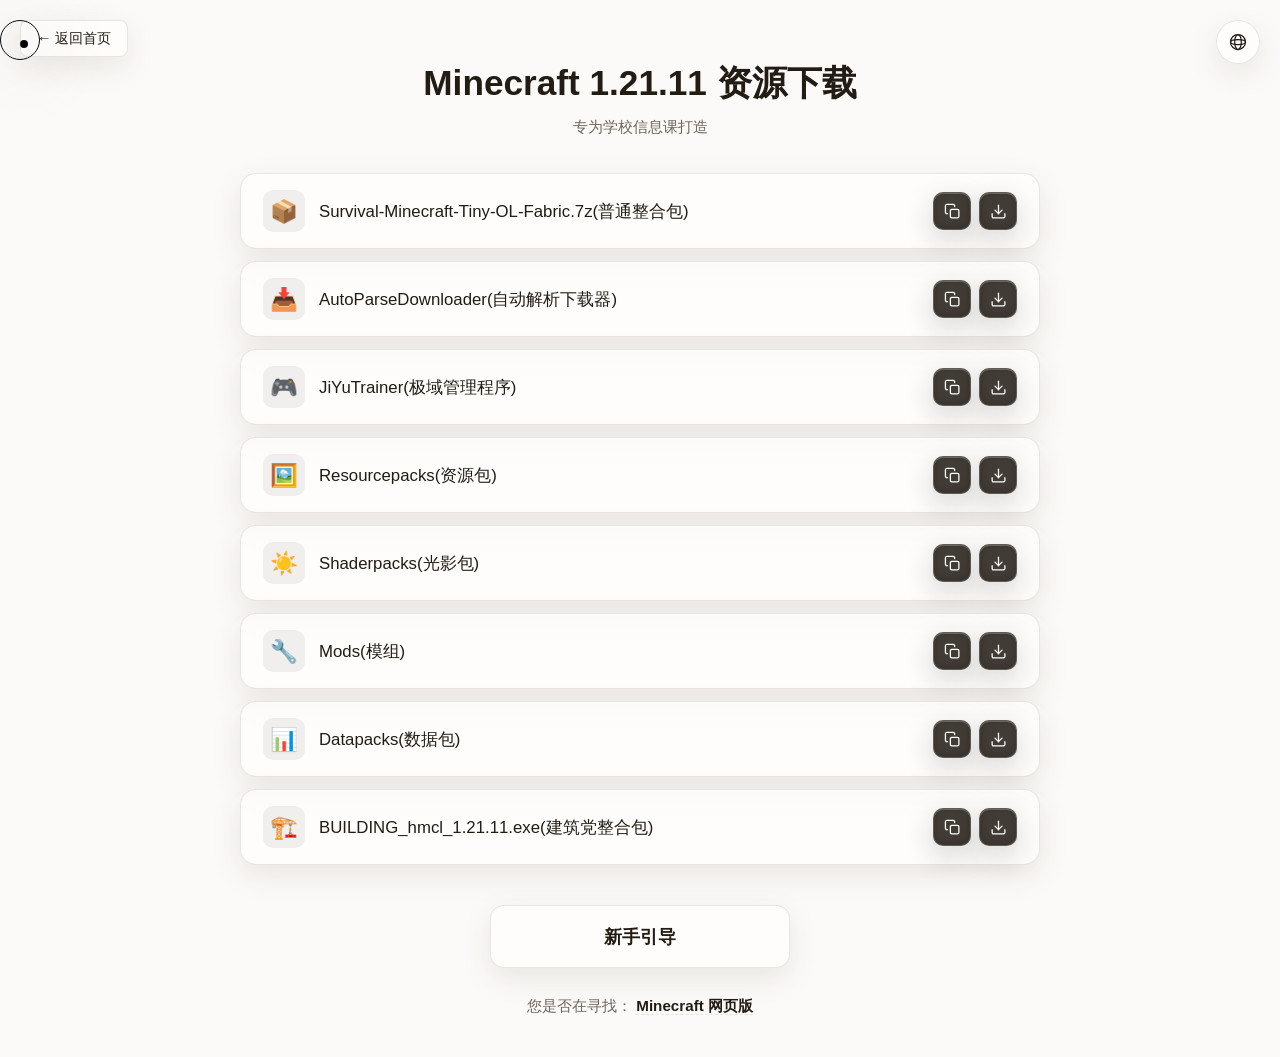
<file: minecraft.html>
<!DOCTYPE html>
<html lang="zh-CN">
<head>
    <meta charset="UTF-8">
    <meta name="viewport" content="width=device-width, initial-scale=1.0">
    <title data-i18n-title="mc.title">Minecraft 资源下载</title>
    <link rel="icon" type="image/svg+xml" href="icon.svg">
    <link rel="stylesheet" href="style.css">
    <base target="_blank">
</head>
<body class="page-minecraft" data-cursor-hover="a, button, .back-btn, .lang-toggle, .file-item, .download-btn, .guide-btn">
<!-- 自定义光标 -->
<div class="cursor-dot" id="cursorDot"></div>
<div class="cursor-outline" id="cursorOutline"></div>
<div class="cursor-glow" id="cursorGlow"></div>

<!-- 左上角返回按钮 -->
<a href="index.html" class="back-btn magnetic-btn" data-i18n="common.back">← 返回首页</a>

<!-- 右上角语言切换 -->
<button class="lang-toggle magnetic-btn fixed" id="langToggle" aria-label="切换语言">
    <svg fill="none" stroke="currentColor" viewBox="0 0 24 24" stroke-width="1.5" stroke-linecap="round" stroke-linejoin="round">
        <circle cx="12" cy="12" r="9"/>
        <ellipse cx="12" cy="12" rx="4" ry="9"/>
        <ellipse cx="12" cy="12" rx="9" ry="3"/>
    </svg>
</button>

<div class="container">
    <h1 class="hero-title" data-i18n="mc.title">Minecraft 1.21.11 资源下载</h1>
    <p class="subtitle" data-i18n="mc.subtitle">专为学校信息课打造</p>
    <ul class="file-list" id="fileList"></ul>
    <a href="guide.html" class="guide-btn magnetic-btn" data-i18n="mc.guide">新手引导</a>
    <p class="mc-web-hint">
        <span data-i18n="mc.webhint">您是否在寻找：</span>
        <a href="website.html" data-i18n="mc.webhint.link">Minecraft 网页版</a>
    </p>
</div>

<script src="cursor.js"></script>
<script src="lang.js"></script>
<script src="minecraft.js"></script>
</body>
</html>
</file>
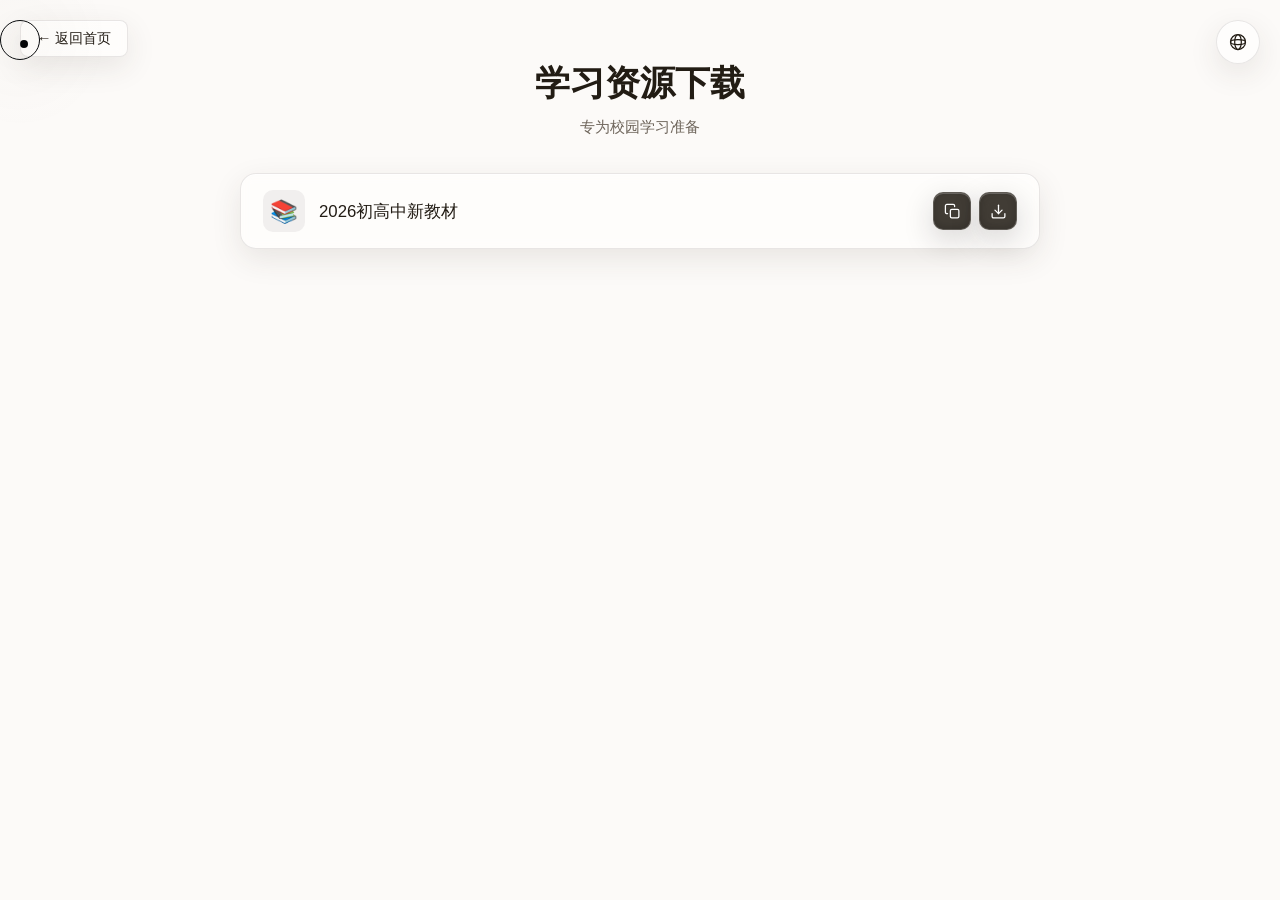
<file: study.html>
<!DOCTYPE html>
<html lang="zh-CN">
<head>
    <meta charset="UTF-8">
    <meta name="viewport" content="width=device-width, initial-scale=1.0">
    <title data-i18n-title="study.title">学习资源下载</title>
    <link rel="icon" type="image/svg+xml" href="icon.svg">
    <link rel="stylesheet" href="style.css">
    <base target="_blank">
</head>
<body class="page-study" data-cursor-hover="a, button, .back-btn, .lang-toggle, .file-item, .download-btn">
<!-- 自定义光标 -->
<div class="cursor-dot" id="cursorDot"></div>
<div class="cursor-outline" id="cursorOutline"></div>
<div class="cursor-glow" id="cursorGlow"></div>

<!-- 左上角返回按钮 -->
<a href="index.html" class="back-btn magnetic-btn" data-i18n="common.back">← 返回首页</a>

<!-- 右上角语言切换 -->
<button class="lang-toggle magnetic-btn fixed" id="langToggle" aria-label="切换语言">
    <svg fill="none" stroke="currentColor" viewBox="0 0 24 24" stroke-width="1.5" stroke-linecap="round" stroke-linejoin="round">
        <circle cx="12" cy="12" r="9"/>
        <ellipse cx="12" cy="12" rx="4" ry="9"/>
        <ellipse cx="12" cy="12" rx="9" ry="3"/>
    </svg>
</button>

<div class="container">
    <h1 class="hero-title" data-i18n="study.title">学习资源下载</h1>
    <p class="subtitle" data-i18n="study.subtitle">专为校园学习准备</p>
    <ul class="file-list" id="fileList"></ul>
</div>

<script src="cursor.js"></script>
<script src="lang.js"></script>
<script src="study.js"></script>
</body>
</html>
</file>
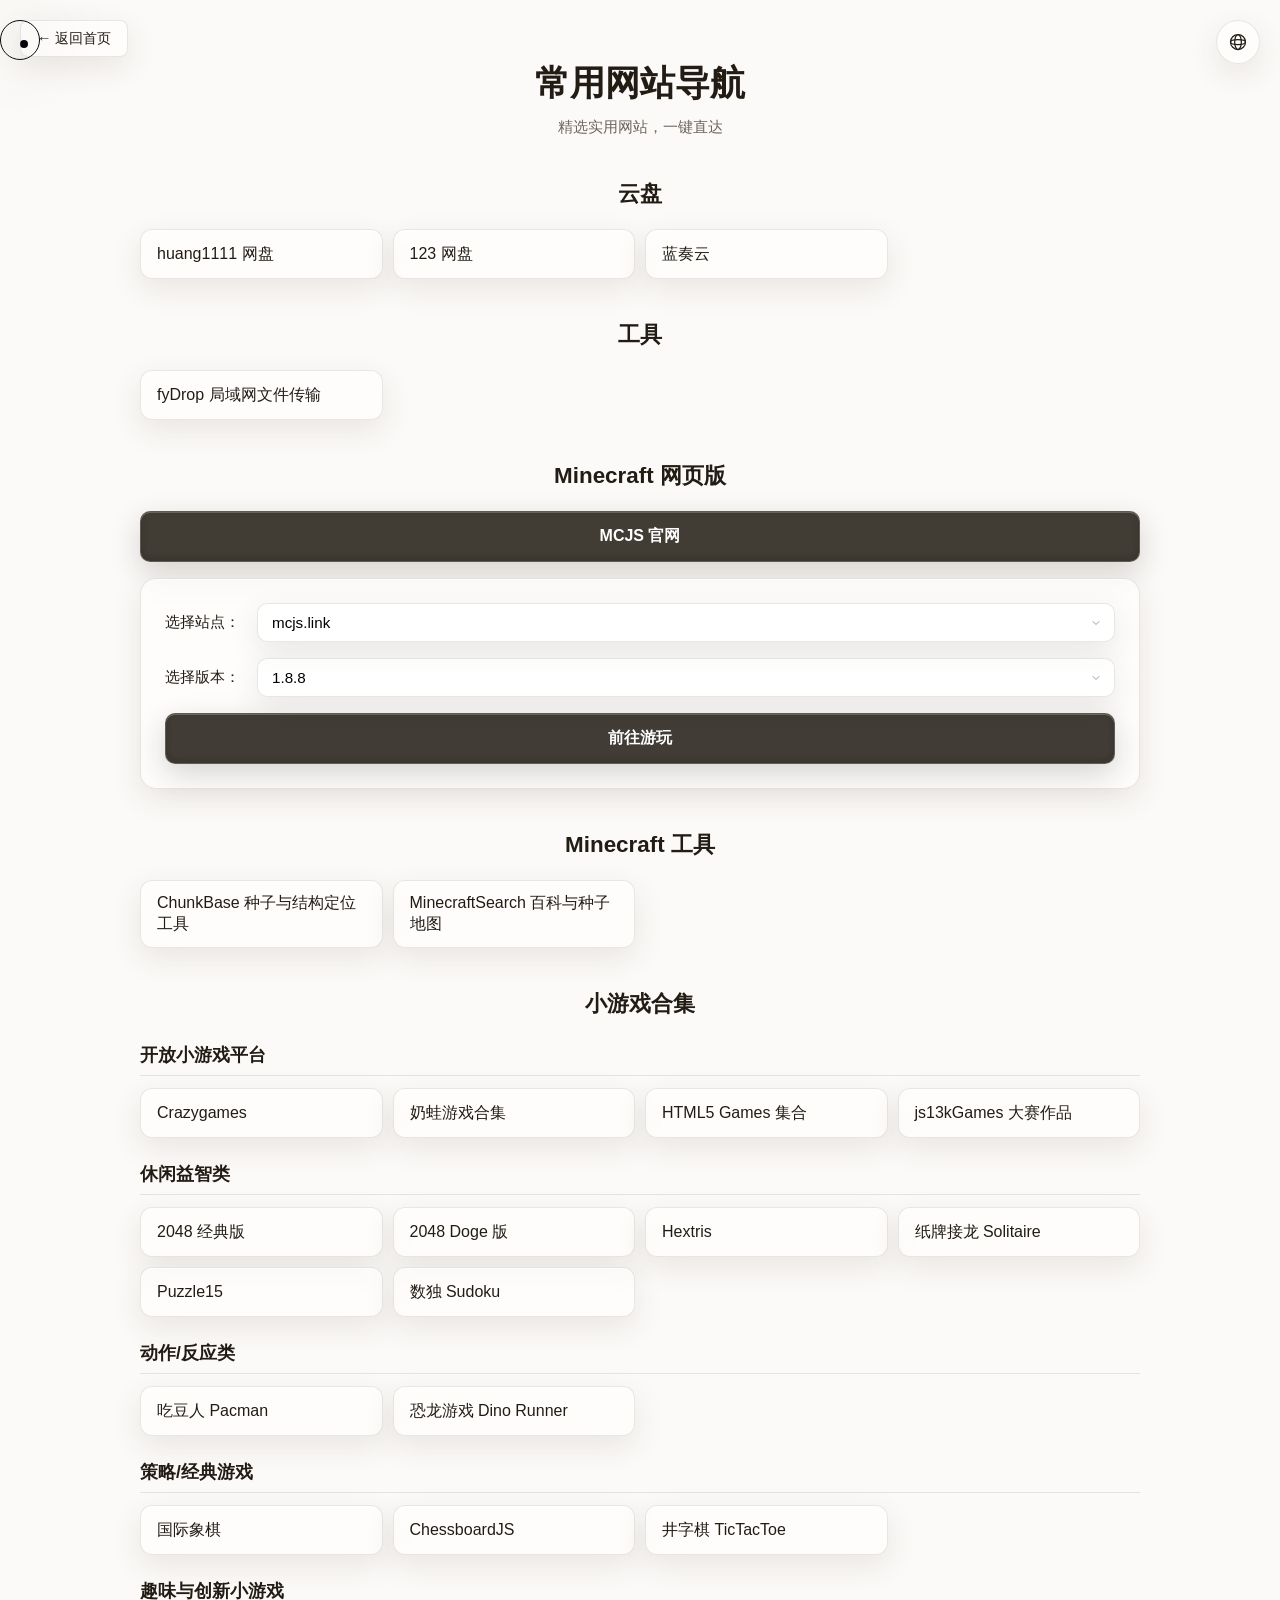
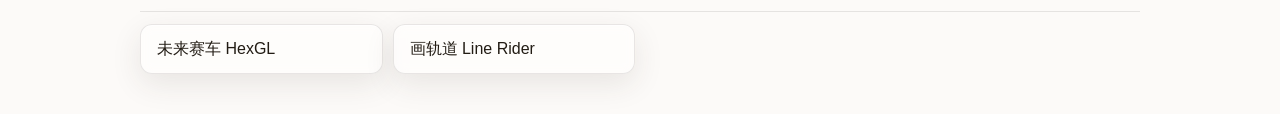
<file: website.html>
<!DOCTYPE html>
<html lang="zh-CN">
<head>
    <meta charset="UTF-8">
    <meta name="viewport" content="width=device-width, initial-scale=1.0">
    <title data-i18n-title="web.title">常用网站导航</title>
    <link rel="icon" type="image/svg+xml" href="icon.svg">
    <link rel="stylesheet" href="style.css">
    <base target="_blank">
</head>
<body class="page-website" data-cursor-hover="a, button, .mc-select, .mirror-option">
<!-- 自定义光标 -->
<div class="cursor-dot" id="cursorDot"></div>
<div class="cursor-outline" id="cursorOutline"></div>
<div class="cursor-glow" id="cursorGlow"></div>

<!-- 左上角返回按钮 -->
<a href="index.html" class="back-btn magnetic-btn" data-i18n="common.back">← 返回首页</a>

<!-- 右上角语言切换 -->
<button class="lang-toggle magnetic-btn fixed" id="langToggle" aria-label="切换语言">
    <svg fill="none" stroke="currentColor" viewBox="0 0 24 24" stroke-width="1.5" stroke-linecap="round" stroke-linejoin="round">
        <circle cx="12" cy="12" r="9"/>
        <ellipse cx="12" cy="12" rx="4" ry="9"/>
        <ellipse cx="12" cy="12" rx="9" ry="3"/>
    </svg>
</button>

<!-- Minecraft 访问节点选择弹窗 -->
<div class="mirror-modal" id="mirrorModal" aria-hidden="true">
    <section class="mirror-modal-content glass-card" role="dialog" aria-modal="true" aria-labelledby="mirrorTitle" aria-describedby="mirrorDesc" tabindex="-1">
        <h3 id="mirrorTitle" data-i18n="web.mirror.title">选择访问节点</h3>
        <p class="mirror-desc" id="mirrorDesc" data-i18n="web.mirror.desc">主站若无法访问请尝试镜像站</p>
        <div class="mirror-options" id="mirrorOptions"></div>
        <div class="mirror-actions">
            <button class="mirror-cancel" id="mirrorCancel" data-i18n="web.mirror.cancel">取消</button>
            <button class="mirror-confirm" id="mirrorConfirm" data-i18n="web.mirror.confirm">前往游玩</button>
        </div>
    </section>
</div>

<div class="container">
    <h1 class="hero-title" data-i18n="web.title">常用网站导航</h1>
    <p class="subtitle" data-i18n="web.subtitle">精选实用网站，一键直达</p>

    <!-- 云盘网站 -->
    <div class="game-section">
        <h2 class="section-title" data-i18n="web.cloud">云盘</h2>
        <ul class="game-list" id="fileList"></ul>
    </div>

    <!-- 工具网站 -->
    <div class="game-section">
        <h2 class="section-title" data-i18n="web.tools">工具</h2>
        <ul class="game-list">
            <li><a href="https://drop.fydeos.com" target="_blank" data-i18n="web.tools.fydrop">fyDrop 局域网文件传输</a></li>
        </ul>
    </div>

    <!-- Minecraft 网页版 -->
    <div class="mc-web-section">
        <h2 class="section-title" data-i18n="web.section">Minecraft 网页版</h2>

        <a class="go-btn magnetic-btn mcjs-official-link" href="https://mcjs.link/" target="_blank" rel="noopener noreferrer" data-i18n="web.mcjs.official">MCJS 官网</a>

        <!-- 正式版及 eaglercraft.ir -->
        <div class="selector-card glass-card">
            <div class="selector-row">
                <label for="mcSite" data-i18n="web.label.site">选择站点：</label>
                <select id="mcSite" class="mc-select">
                    <option value="mcjs-mirror">mcjs.link</option>
                    <option value="eagler" data-i18n="web.mcjs.eagler">eaglercraft.ir</option>
                    <option value="mcjs-beta">mcjs.link(高版本)</option>
                </select>
            </div>
            <div class="selector-row">
                <label for="mcVersion" data-i18n="web.label.version">选择版本：</label>
                <select id="mcVersion" class="mc-select"></select>
            </div>
            <button class="go-btn magnetic-btn" id="mcGoBtn" data-i18n="web.go">前往游玩</button>
        </div>
    </div>

    <!-- Minecraft 工具 -->
    <div class="game-section">
        <h2 class="section-title" data-i18n="web.mctools">Minecraft 工具</h2>
        <ul class="game-list">
            <li><a href="https://www.chunkbase.com/" target="_blank" data-i18n="web.mctools.chunkbase">ChunkBase 种子与结构定位工具</a></li>
            <li><a href="https://minecraftsearch.com/" target="_blank" data-i18n="web.mctools.mcsearch">MinecraftSearch 百科与种子地图</a></li>
        </ul>
    </div>

    <!-- HTML 小游戏 -->
    <div class="game-section">
        <h2 class="section-title" data-i18n="web.game">小游戏合集</h2>

        <h3 class="game-category" data-i18n="web.game.open">开放小游戏平台</h3>
        <ul class="game-list">
            <li><a href="https://www.crazygames.com" target="_blank" data-i18n="web.game.crazy">Crazygames</a></li>
            <li><a href="https://milkyfrog.com/" target="_blank" data-i18n="web.game.milkyfrog">奶蛙游戏合集</a></li>
            <li><a href="https://www.html5games.com/" target="_blank" data-i18n="web.game.html5games">HTML5 Games 集合</a></li>
            <li><a href="https://js13kgames.com/games" target="_blank" data-i18n="web.game.js13k">js13kGames 大赛作品</a></li>
        </ul>

        <h3 class="game-category" data-i18n="web.game.casual">休闲益智类</h3>
        <ul class="game-list">
            <li><a href="https://play2048.co/" target="_blank" data-i18n="web.game.2048">2048 经典版</a></li>
            <li><a href="https://doge2048.com/" target="_blank" data-i18n="web.game.doge2048">2048 Doge 版</a></li>
            <li><a href="https://hextris.io/" target="_blank">Hextris</a></li>
            <li><a href="https://www.solitr.com/" target="_blank" data-i18n="web.game.solitaire">纸牌接龙 Solitaire</a></li>
            <li><a href="https://www.puzzle15.com/" target="_blank">Puzzle15</a></li>
            <li><a href="https://websudoku.com/" target="_blank" data-i18n="web.game.sudoku">数独 Sudoku</a></li>
        </ul>

        <h3 class="game-category" data-i18n="web.game.action">动作/反应类</h3>
        <ul class="game-list">
            <li><a href="https://googlepacman.com/" target="_blank" data-i18n="web.game.pacman">吃豆人 Pacman</a></li>
            <li><a href="https://chromedino.com/" target="_blank" data-i18n="web.game.dino">恐龙游戏 Dino Runner</a></li>
        </ul>

        <h3 class="game-category" data-i18n="web.game.strategy">策略/经典游戏</h3>
        <ul class="game-list">
            <li><a href="https://www.chess.com/play/online" target="_blank" data-i18n="web.game.chess">国际象棋</a></li>
            <li><a href="https://chessboardjs.com/examples#5003" target="_blank">ChessboardJS</a></li>
            <li><a href="https://playtictactoe.org/" target="_blank" data-i18n="web.game.tictactoe">井字棋 TicTacToe</a></li>
        </ul>

        <h3 class="game-category" data-i18n="web.game.fun">趣味与创新小游戏</h3>
        <ul class="game-list">
            <li><a href="http://hexgl.bkcore.com/play/" target="_blank" data-i18n="web.game.hexgl">未来赛车 HexGL</a></li>
            <li><a href="https://www.linerider.com/" target="_blank" data-i18n="web.game.linerider">画轨道 Line Rider</a></li>
        </ul>
    </div>
</div>

<script src="cursor.js"></script>
<script src="lang.js"></script>
<script src="website.js"></script>
</body>
</html>
</file>
<file: style.css>
/* ============================================================
   style.css  —  全站合并样式表
   ------------------------------------------------------------
   结构：
   1.  全局重置 & 公共基础（光标、动画、磁性按钮、毛玻璃卡片）
   2.  主题切换按钮（公共 + 按页面定位）
   3.  主题变量（按页面隔离：body.page-index / page-guide / page-mc*）
   4.  页面基础布局（公共 + 按页面隔离）
   5.  各页面专属样式
   6.  响应式（按页面隔离）

   页面标识类（写在各 HTML 的 <body> 上）：
     page-index      → index.html
     page-guide      → guide.html
     page-study      → study.html
     page-minecraft  → minecraft.html
     page-website    → website.html
   study / minecraft / website 共用同一套主题变量与基础布局。
   ============================================================ */


/* ========== 1. 全局重置 ========== */
* {
    margin: 0;
    padding: 0;
    box-sizing: border-box;
}

html {
    scroll-behavior: smooth;
    /* 给 html 底色：阻止 body 背景传播到 canvas，
       否则 difference 光标无法与页面背景混合（浅底上会显白） */
    background: #FCFAF8;
}

/* 仅供屏幕阅读器的隐藏标签 */
.sr-only {
    position: absolute;
    width: 1px;
    height: 1px;
    padding: 0;
    margin: -1px;
    overflow: hidden;
    clip: rect(0, 0, 0, 0);
    white-space: nowrap;
    border: 0;
}

/* ========== 隐藏默认光标 ========== */
* {
    cursor: none !important;
}

/* ========== 自定义光标（全站统一） ========== */
.cursor-dot {
    width: 8px;
    height: 8px;
    background: #FFFFFF;
    border-radius: 50%;
    position: fixed;
    pointer-events: none;
    z-index: 99999;
    transition: transform 0.1s ease, opacity 0.3s ease;
    mix-blend-mode: difference;
}
.cursor-outline {
    width: 40px;
    height: 40px;
    border: 1px solid #FFFFFF;
    border-radius: 50%;
    position: fixed;
    pointer-events: none;
    z-index: 99998;
    transform: translate(-50%, -50%);
    mix-blend-mode: difference;
    transition: transform 0.15s ease, width 0.3s ease, height 0.3s ease, border-color 0.3s ease;
}
.cursor-outline.hover {
    width: 60px;
    height: 60px;
    border-color: #FFFFFF;
}
/* 动态光效 */
.cursor-glow {
    width: 180px;
    height: 180px;
    background: radial-gradient(circle, var(--glow-color) 0%, transparent 70%);
    border-radius: 50%;
    position: fixed;
    pointer-events: none;
    z-index: 99997;
    opacity: 0.15;
    transform: translate(-50%, -50%);
    transition: opacity 0.3s ease;
}

/* ========== 页面加载淡入动画（全站统一） ========== */
body {
    opacity: 0;
    animation: pageFadeIn 0.7s ease forwards;
}
@keyframes pageFadeIn {
    to { opacity: 1; }
}
@keyframes fadeUp {
    to { opacity: 1; transform: translateY(0); }
}

/* ========== 磁性按钮（全站统一） ========== */
.magnetic-btn {
    position: relative;
    transition: transform 0.3s cubic-bezier(0.16, 1, 0.3, 1);
}
.magnetic-btn:hover {
    transform: scale(1.05);
}
/* 仅首页的磁性按钮有渐变光效 */
body.page-index .magnetic-btn::after {
    content: '';
    position: absolute;
    inset: -2px;
    border-radius: inherit;
    background: linear-gradient(135deg, rgba(82, 110, 62, 0.10), rgba(160, 145, 120, 0.08));
    opacity: 0;
    transition: opacity 0.3s;
    z-index: -1;
}
body.page-index .magnetic-btn:hover::after {
    opacity: 1;
}

/* ========== 毛玻璃卡片基础（全站统一） ========== */
.glass-card {
    background: var(--glass-bg);
    backdrop-filter: blur(var(--glass-blur));
    -webkit-backdrop-filter: blur(var(--glass-blur));
    border: 1px solid var(--glass-border);
    border-radius: 16px;
    transition: all 0.4s cubic-bezier(0.16, 1, 0.3, 1);
}
/* 仅首页的毛玻璃卡片有 hover 阴影 */
body.page-index .glass-card:hover {
    border-color: var(--border-color);
    box-shadow: 0 20px 40px rgba(0,0,0,0.15);
}

/* ===== 首页导航栏 Y 轴居中（右上角）时钟 ===== */
.site-clock {
    position: fixed;
    top: 24px;
    right: 20px;
    z-index: 1001;
    font-size: 22px;
    font-weight: 600;
    line-height: 1;
    letter-spacing: 1px;
    font-variant-numeric: tabular-nums;
    color: var(--text-primary);
    text-decoration: none;
    transition: color 0.25s ease;
}
.site-clock:hover {
    color: var(--accent-white);
}

/* 语言切换按钮（与主题按钮同尺寸、同高度） */
.lang-toggle {
    width: 44px;
    height: 44px;
    border-radius: 50%;
    border: 1px solid var(--glass-border);
    background: var(--glass-bg);
    backdrop-filter: blur(var(--glass-blur));
    -webkit-backdrop-filter: blur(var(--glass-blur));
    color: var(--text-primary);
    cursor: none;
    transition: all 0.3s cubic-bezier(0.16, 1, 0.3, 1);
    display: flex;
    align-items: center;
    justify-content: center;
    flex-shrink: 0;
}
.lang-toggle:hover {
    border-color: var(--accent-white);
    transform: scale(1.1);
}
.lang-toggle svg {
    width: 20px;
    height: 20px;
}

/* guide / mc 系列的语言按钮为右上角浮动定位 */
body.page-guide .lang-toggle,
body.page-study .lang-toggle,
body.page-minecraft .lang-toggle,
body.page-website .lang-toggle,
body.page-av .lang-toggle {
    position: fixed;
    top: 20px;
    right: 20px;
    z-index: 999;
}


/* ============================================================
   3. 主题变量（全站统一暖色：米黄背景 + 棕色卡片，不再区分明暗）
   ============================================================ */

body.page-index,
body.page-guide,
body.page-study,
body.page-minecraft,
body.page-website,
body.page-av {
    --bg-body: #FCFAF8;
    --bg-primary: #FCFAF8;
    --bg-secondary: #F5F1EA;
    --bg-container: #FFFFFF;
    --bg-card: #FFFFFF;
    --bg-card-hover: #FFFFFF;
    --bg-hover: #F1EDE6;
    --border-color: rgba(31,27,22,0.12);
    --text-primary: #221C14;
    --text-secondary: #6E655B;
    --text-muted: #A2988B;
    --accent-white: #221C14;
    --accent-gray: #221C14;
    --accent-hover-gray: #000000;
    --btn-bg: #221C14;
    --btn-text: #FFFFFF;
    --btn-hover-bg: #3B3227;
    --btn-normal-bg: #221C14;
    --btn-normal-text: #FFFFFF;
    --guide-btn-bg: #FFFFFF;
    --guide-btn-text: #221C14;
    --icon-bg: rgba(34,28,20,0.06);
    --cursor-outline: rgba(34,28,20,0.30);
    --glow-color: rgba(120,110,92,0.18);
    --glass-bg: rgba(255, 255, 255, 0.55);
    --glass-bg-strong: rgba(255, 255, 255, 0.78);
    --glass-border: rgba(31,27,22,0.10);
    --glass-blur: 6px;
    --glass-shadow: inset 0 1px 0 rgba(255,255,255,0.55), 0 10px 30px rgba(60,50,35,0.10);
    --glass-dark-bg: rgba(34, 28, 20, 0.86);
    --glass-dark-bg-hover: rgba(53, 44, 34, 0.92);
    --glass-dark-border: rgba(255, 255, 255, 0.16);
    --glass-dark-shadow: inset 0 1px 0 rgba(255,255,255,0.22), inset 0 -2px 8px rgba(0,0,0,0.18), 0 10px 30px rgba(34,28,20,0.18);
    --notice-line: #526E3E;
    --notice-bg: rgba(82,110,62,0.08);
    --title-glow: rgba(82,110,62,0.10);
    --title-glow-far: rgba(82,110,62,0.05);
    --shadow: 0 8px 25px rgba(60,50,35,0.10);
    --highlight-bg: #F3EFE7;
    --highlight-border: #526E3E;
    --code-bg: #F1EDE5;
    --scrollbar-track: #F0EBE3;
    --scrollbar-thumb: #CFC6BA;
    --sidebar-width: 290px;
    --header-height: 0px;
    --toc-level-indent: 18px;
}



/* ============================================================
   4. 页面基础布局
   ============================================================ */
body {
    color: var(--text-primary);
    transition: background 0.3s, color 0.3s;
}

/* 标题字体（MiMo 风格：PingFang SC 优先） */
.hero-title {
    font-family: "PingFang SC", "MiSans", "Inter", -apple-system, BlinkMacSystemFont, sans-serif;
}

/* ----- 首页 index ----- */
body.page-index {
    font-family: "Inter", "PingFang SC", "MiSans", -apple-system, BlinkMacSystemFont, "Segoe UI", Roboto, "Helvetica Neue", Arial, sans-serif;
    line-height: 1.7;
    overflow-x: hidden;
    background:
        radial-gradient(circle at 15% 20%, rgba(82,110,62,0.05), transparent 45%),
        radial-gradient(circle at 85% 75%, rgba(160,145,120,0.06), transparent 45%),
        var(--bg-body);
}

/* ----- 引导页 guide ----- */
body.page-guide {
    font-family: "Inter", "PingFang SC", "MiSans", -apple-system, BlinkMacSystemFont, "Segoe UI", Roboto, "Helvetica Neue", Arial, sans-serif;
    background: var(--bg-primary);
    line-height: 1.7;
    font-size: 15px;
    display: flex;
    min-height: 100vh;
    margin: 0;
}

/* ----- 文件列表页 study / minecraft / website ----- */
body.page-study,
body.page-minecraft,
body.page-website,
body.page-av {
    font-family: "Inter", "PingFang SC", "MiSans", -apple-system, BlinkMacSystemFont, "Segoe UI", Roboto, "Helvetica Neue", Arial, sans-serif;
    background-color: var(--bg-body);
    min-height: 100vh;
    padding: 40px 20px;
    position: relative;
}


/* ============================================================
   5. 各页面专属样式
   ============================================================ */

/* ===== 首页 index 专属 ===== */
/* 导航栏 */
header {
    width: 100%;
    padding: 0.85rem 8%;
    display: flex;
    justify-content: space-between;
    align-items: center;
    gap: 1.5rem;
    position: fixed;
    top: 0;
    left: 0;
    background: rgba(20,20,20,0);
    backdrop-filter: blur(0);
    -webkit-backdrop-filter: blur(0);
    z-index: 999;
    transition: all 0.3s ease;
    border-bottom: 1px solid transparent;
}
header.scrolled {
    background: rgba(252,250,248,0.85);
    backdrop-filter: blur(10px) saturate(1.5);
    -webkit-backdrop-filter: blur(10px) saturate(1.5);
    border-bottom: 1px solid var(--glass-border);
    box-shadow: 0 2px 20px rgba(0,0,0,0.12);
}

.logo {
    font-size: 1.3rem;
    font-weight: 700;
    letter-spacing: 2px;
    color: var(--accent-white);
    white-space: nowrap;
    display: flex;
    align-items: center;
    gap: 0.6rem;
}
.logo .logo-icon {
    width: 32px;
    height: 32px;
    flex-shrink: 0;
    border-radius: 8px;
}

nav ul {
    display: flex;
    gap: 2rem;
    list-style: none;
    white-space: nowrap;
}
nav a {
    text-decoration: none;
    color: var(--text-primary);
    font-size: 0.9rem;
    position: relative;
    transition: 0.2s;
}
nav a::after {
    content: '';
    position: absolute;
    bottom: -4px;
    left: 0;
    width: 0;
    height: 2px;
    background: var(--accent-white);
    transition: 0.3s;
}
nav a:hover::after {
    width: 100%;
}

/* 右下角浮动公告 */
.notice-float {
    position: fixed;
    right: 20px;
    bottom: 20px;
    z-index: 900;
    display: flex;
    align-items: center;
    gap: 10px;
    padding: 12px 16px;
    color: var(--text-primary);
    background: var(--glass-bg);
    border: 1px solid var(--glass-border);
    border-radius: 14px;
    backdrop-filter: blur(6px);
    -webkit-backdrop-filter: blur(6px);
    box-shadow: 0 8px 28px rgba(0, 0, 0, 0.22);
    cursor: none;
    transition: transform 0.25s ease, border-color 0.25s ease;
}
.notice-float:hover {
    transform: translateY(-3px);
    border-color: var(--accent-white);
}
.notice-float-icon {
    width: 24px;
    height: 24px;
    flex-shrink: 0;
    color: var(--accent-white);
}
.notice-float-body {
    display: flex;
    flex-direction: column;
    align-items: flex-start;
    line-height: 1.25;
    text-align: left;
}
.notice-float-title {
    font-size: 14px;
    font-weight: 700;
}
.notice-float-date {
    font-size: 11px;
    color: var(--text-secondary);
}

/* 公告详情弹窗 */
.notice-modal {
    position: fixed;
    inset: 0;
    z-index: 2000;
    display: flex;
    align-items: center;
    justify-content: center;
}
.notice-modal[hidden] {
    display: none;
}
.notice-modal-backdrop {
    position: absolute;
    inset: 0;
    background: rgba(0, 0, 0, 0.55);
    backdrop-filter: blur(3px);
    -webkit-backdrop-filter: blur(3px);
}
.notice-modal-panel {
    position: relative;
    width: min(680px, 90vw);
    max-height: 80vh;
    overflow-y: auto;
    padding: 28px 30px;
    background: var(--bg-card);
    border: 1px solid var(--glass-border);
    border-radius: 18px;
    box-shadow: 0 24px 60px rgba(0, 0, 0, 0.4);
    color: var(--text-primary);
}
.notice-modal-close {
    position: absolute;
    top: 14px;
    right: 16px;
    width: 32px;
    height: 32px;
    border: none;
    background: transparent;
    color: var(--text-secondary);
    font-size: 24px;
    line-height: 1;
    cursor: none;
    transition: color 0.2s ease, transform 0.2s ease;
}
.notice-modal-close:hover {
    color: var(--accent-white);
    transform: rotate(90deg);
}
.notice-modal-title {
    font-size: 20px;
    font-weight: 700;
    margin-bottom: 4px;
    letter-spacing: 1px;
}
.notice-modal-date {
    font-size: 12px;
    color: var(--text-secondary);
    margin-bottom: 18px;
}
.notice-tag {
    display: inline-block;
    margin-bottom: 12px;
    padding: 3px 10px;
    border-radius: 999px;
    background: var(--notice-bg);
    color: var(--notice-line);
    font-size: 12px;
    font-weight: 700;
    letter-spacing: 0.5px;
}
.notice-quote {
    margin-top: 14px;
    padding-left: 12px;
    border-left: 3px solid var(--notice-line);
    font-size: 13px;
    font-style: italic;
    color: var(--text-secondary);
}
.notice-modal-body ul {
    list-style: none;
    display: flex;
    flex-direction: column;
    gap: 10px;
    text-align: left;
}
.notice-modal-body li {
    position: relative;
    padding-left: 18px;
    font-size: 14px;
    line-height: 1.6;
    color: var(--text-primary);
}
.notice-modal-body li::before {
    content: '';
    position: absolute;
    left: 0;
    top: 0.6em;
    width: 6px;
    height: 6px;
    border-radius: 50%;
    background: var(--accent-white);
}

/* 主视觉容器 */
.hero {
    min-height: 100vh;
    display: flex;
    flex-direction: column;
    align-items: center;
    text-align: center;
    padding: 96px 0 4rem 0;
}
body.page-index .hero-title {
    font-family: "SimSun", "宋体", "Songti SC", serif;
    font-weight: 700;
    font-size: clamp(2.2rem, 6vw, 3.8rem);
    margin-bottom: 1.2rem;
    letter-spacing: 1px;
    color: var(--accent-white);
    opacity: 0;
    transform: translateY(40px);
    animation: fadeUp 1s cubic-bezier(0.16, 1, 0.3, 1) forwards;
    animation-delay: 0.2s;
}
.subhead {
    font-size: 1.1rem;
    color: var(--text-secondary);
    margin-bottom: 2.5rem;
    letter-spacing: 1px;
    opacity: 0;
    transform: translateY(40px);
    animation: fadeUp 1s cubic-bezier(0.16, 1, 0.3, 1) forwards;
    animation-delay: 0.4s;
}

/* 介绍卡片（毛玻璃） */
.intro {
    max-width: 1200px;
    width: calc(100% - 60px);
    font-size: 1.05em;
    line-height: 1.8;
    color: var(--text-primary);
    margin-bottom: 2.5rem;
    text-align: left;
    padding: 2rem;
}
.intro p {
    margin-bottom: 1rem;
}
.intro p:last-child {
    margin-bottom: 0;
}
.intro strong {
    color: var(--accent-white);
    font-weight: 600;
}

/* 按钮（描边药丸，MiMo 风格） */
.btn {
    display: inline-block;
    padding: 1rem 2.8rem;
    background: var(--bg-card);
    text-decoration: none;
    color: var(--text-primary);
    border-radius: 50px;
    font-weight: 600;
    font-size: 1.2em;
    transition: all 0.3s cubic-bezier(0.16, 1, 0.3, 1);
    border: 1px solid var(--border-color);
    cursor: none;
    letter-spacing: 0.5px;
    position: relative;
    overflow: hidden;
}
.btn::before {
    content: '';
    position: absolute;
    inset: 0;
    background: linear-gradient(135deg, transparent 40%, rgba(255,255,255,0.2) 50%, transparent 60%);
    transform: translateX(-100%);
    transition: transform 0.6s;
}
.btn:hover::before {
    transform: translateX(100%);
}
.btn:hover {
    transform: scale(1.05);
    background: var(--bg-hover);
    border-color: rgba(34,28,20,0.28);
}
.btn:active {
    transform: scale(0.98);
}

/* 按钮组 */
.btn-group {
    display: flex;
    gap: 16px;
    justify-content: center;
    align-items: center;
    flex-wrap: wrap;
}

/* 关于本站区域 */
footer#about {
    padding: 0;
    border-top: none;
    color: var(--text-secondary);
    font-size: 0.9rem;
}
.about-section {
    padding: 5rem 8% 3rem;
    text-align: center;
}
.about-section-title {
    font-size: 2rem;
    font-weight: 700;
    color: var(--text-primary);
    margin-bottom: 3rem;
    letter-spacing: 2px;
    position: relative;
    display: inline-block;
}
.about-section-title::after {
    content: '';
    display: block;
    width: 60px;
    height: 3px;
    background: linear-gradient(135deg, #7B9659, #526E3E);
    border-radius: 3px;
    margin: 0.8rem auto 0;
}
.about-grid {
    display: grid;
    grid-template-columns: 1fr;
    gap: 2rem;
    max-width: 820px;
    margin: 0 auto;
}
.about-card {
    text-align: left;
    padding: 2rem;
    border-radius: 16px;
    overflow: hidden;
    transition: box-shadow 0.4s cubic-bezier(0.16, 1, 0.3, 1);
}
.about-card:hover {
    box-shadow: 0 20px 40px rgba(0,0,0,0.15);
}
.reveal {
    opacity: 0;
    transform: translateY(40px);
}
.reveal.is-visible {
    animation: revealFadeUp 0.8s cubic-bezier(0.16, 1, 0.3, 1) forwards;
}
.about-card:nth-child(2).reveal.is-visible { animation-delay: 0.1s; }
.about-card:nth-child(3).reveal.is-visible { animation-delay: 0.2s; }
.about-card:nth-child(4).reveal.is-visible { animation-delay: 0.3s; }
.about-card:nth-child(5).reveal.is-visible { animation-delay: 0.4s; }
.about-card:nth-child(6).reveal.is-visible { animation-delay: 0.5s; }
.about-card:nth-child(7).reveal.is-visible { animation-delay: 0.6s; }
@keyframes revealFadeUp {
    from { opacity: 0; transform: translateY(40px); }
    to { opacity: 1; transform: translateY(0); }
}
.about-card .card-icon {
    width: 48px;
    height: 48px;
    border-radius: 12px;
    background: linear-gradient(135deg, rgba(82,110,62,0.12), rgba(139,158,101,0.12));
    display: flex;
    align-items: center;
    justify-content: center;
    margin-bottom: 1.2rem;
    color: var(--text-primary);
}
.about-card .card-icon svg {
    width: 24px;
    height: 24px;
}
.about-card h3 {
    font-size: 1.2rem;
    font-weight: 700;
    color: var(--text-primary);
    margin-bottom: 0.8rem;
}
.about-card p {
    font-size: 0.92rem;
    line-height: 1.7;
    color: var(--text-secondary);
    margin-bottom: 1.2rem;
}
.about-card .card-visual {
    border-radius: 10px;
    overflow: hidden;
    border: 1px solid var(--glass-border);
    height: 160px;
    position: relative;
    display: flex;
    align-items: center;
    justify-content: center;
}
.about-card .card-visual svg {
    width: 100%;
    height: 100%;
    display: block;
    transition: transform 0.5s ease;
}
.about-card:hover .card-visual svg {
    transform: scale(1.06);
}
.about-footer {
    padding: 2.2rem 8% 2.6rem;
    text-align: center;
    background: #171310;
    color: #B9B1A5;
}
.about-footer a {
    color: #D8D0C4;
    text-decoration: none;
    border-bottom: 1px dotted rgba(255,255,255,0.25);
    transition: all 0.3s ease;
}
.about-footer a:hover {
    color: #FFFFFF;
    border-bottom-color: #FFFFFF;
}

/* 极速开始：卡片式按钮（悬停变大展开为“方式一”代码面板） */
.fast-start-section {
    text-align: center;
    margin-bottom: 3rem;
}
.fast-start-card {
    display: grid;
    width: 320px;
    max-width: 92vw;
    margin: 0 auto;
    background: var(--btn-bg);
    border-radius: 50px;
    box-shadow: var(--shadow);
    transition: width 0.55s cubic-bezier(0.16, 1, 0.3, 1),
                border-radius 0.55s cubic-bezier(0.16, 1, 0.3, 1);
}
.fast-start-card > * {
    grid-area: 1 / 1;
}
.fast-start-section:hover .fast-start-card,
.fast-start-section.is-open .fast-start-card {
    width: min(580px, 92vw);
    border-radius: 24px;
}

/* 第一层：极速开始按钮（展开时隐藏） */
.btn-fast-start {
    display: flex;
    align-items: center;
    justify-content: center;
    gap: 10px;
    width: 100%;
    height: 64px;
    padding: 0 1.5rem;
    background: transparent;
    color: var(--btn-text);
    border: none;
    border-radius: inherit;
    font-weight: 700;
    font-size: 1.2em;
    cursor: none;
    letter-spacing: 0.5px;
    position: relative;
    overflow: hidden;
    transition: opacity 0.35s ease, transform 0.45s cubic-bezier(0.16, 1, 0.3, 1);
    font-family: inherit;
}
.fast-start-section:hover .btn-fast-start,
.fast-start-section.is-open .btn-fast-start {
    opacity: 0;
    transform: scale(0.92);
    pointer-events: none;
}
.fast-start-icon {
    width: 20px;
    height: 20px;
    flex-shrink: 0;
}

/* 第二层：方式一代码面板（展开时显示） */
.fast-start-expand {
    display: flex;
    flex-direction: column;
    gap: 12px;
    max-height: 0;
    opacity: 0;
    overflow: hidden;
    padding: 0 20px;
    pointer-events: none;
    text-align: left;
    transition: max-height 0.55s cubic-bezier(0.16, 1, 0.3, 1),
                opacity 0.4s ease,
                padding 0.55s cubic-bezier(0.16, 1, 0.3, 1);
}
.fast-start-section:hover .fast-start-expand,
.fast-start-section.is-open .fast-start-expand {
    max-height: 460px;
    opacity: 1;
    padding: 20px;
    pointer-events: auto;
}
.fast-start-expand-head {
    display: flex;
    align-items: center;
    gap: 10px;
}
.fast-start-code-tip {
    font-size: 0.88rem;
    color: var(--btn-text);
    opacity: 0.85;
    letter-spacing: 0.3px;
}
.fast-start-code-row {
    display: flex;
    align-items: stretch;
    gap: 10px;
}
.fast-start-code {
    flex: 1;
    min-width: 0;
    max-height: 220px;
    background: rgba(255,255,255,0.10);
    border: 1px solid rgba(255,255,255,0.16);
    border-radius: 10px;
    padding: 10px 14px;
    text-align: left;
    overflow: auto;
    font-family: "SF Mono", "JetBrains Mono", "Consolas", monospace;
    font-size: 0.82rem;
    line-height: 1.6;
    color: var(--btn-text);
    margin: 0;
}
.fast-start-copy {
    flex-shrink: 0;
    padding: 0 20px;
    background: var(--btn-text);
    color: var(--btn-bg);
    border: none;
    border-radius: 999px;
    font-size: 0.85rem;
    font-weight: 700;
    cursor: none;
    transition: background 0.25s ease, color 0.25s ease;
}
.fast-start-copy:hover {
    background: #7B9659;
    color: #FFFFFF;
}

/* 方式标签 */
.method-tag {
    display: inline-block;
    flex-shrink: 0;
    padding: 3px 12px;
    border-radius: 999px;
    background: #7B9659;
    color: #FFFFFF;
    font-size: 0.72rem;
    font-weight: 700;
    letter-spacing: 1px;
    white-space: nowrap;
}

/* 方式二：点击下载（卡片内） */
.fast-start-alt {
    display: flex;
    align-items: center;
    gap: 10px;
    flex-wrap: wrap;
}
.btn-fast-download {
    padding: 0.65rem 1.6rem;
    background: var(--btn-text);
    color: var(--btn-bg);
    border: none;
    border-radius: 999px;
    font-weight: 700;
    font-size: 0.92em;
    cursor: none;
    letter-spacing: 0.3px;
    transition: background 0.25s ease, color 0.25s ease, transform 0.3s cubic-bezier(0.16, 1, 0.3, 1);
    font-family: inherit;
}
.btn-fast-download:hover {
    background: #7B9659;
    color: #FFFFFF;
    transform: scale(1.05);
}

/* 公测徽章（森林绿） */
.beta-badge {
    display: inline-block;
    padding: 2px 10px;
    border-radius: 20px;
    font-size: 0.55em;
    font-weight: 800;
    letter-spacing: 1px;
    background: linear-gradient(135deg, #7B9659 0%, #526E3E 100%);
    color: #ffffff;
    text-shadow: 0 1px 2px rgba(0,0,0,0.25);
    line-height: 1.4;
    vertical-align: middle;
}


/* ===== 引导页 guide 专属 ===== */
/* 滚动条 */
::-webkit-scrollbar {
    width: 8px;
    height: 8px;
}
::-webkit-scrollbar-track {
    background: var(--scrollbar-track);
}
::-webkit-scrollbar-thumb {
    background: var(--scrollbar-thumb);
    border-radius: 4px;
}
::-webkit-scrollbar-thumb:hover {
    background: #555;
}

/* 侧边栏（毛玻璃） */
.sidebar {
    position: fixed;
    top: 0;
    left: 0;
    width: var(--sidebar-width);
    height: 100vh;
    overflow-y: auto;
    overflow-x: hidden;
    padding: 20px 0 30px 0;
    z-index: 100;
    display: flex;
    flex-direction: column;
    border-radius: 0 16px 16px 0;
}
.sidebar-header {
    padding: 0 20px 16px 20px;
    border-bottom: 1px solid var(--glass-border);
    margin-bottom: 12px;
    flex-shrink: 0;
    display: flex;
    flex-direction: column;
    gap: 14px;
}

.sidebar nav {
    display: block;
    width: 100%;
}

.sidebar ul.toc {
    display: block;
    width: 100%;
}
/* 返回上一级按钮样式 */
.back-home-btn {
    display: block;
    width: 100%;
    text-align: center;
    padding: 9px 0;
    background: var(--btn-bg);
    border: 1px solid var(--glass-border);
    border-radius: 8px;
    color: var(--btn-text);
    text-decoration: none;
    font-size: 13.5px;
    transition: all 0.2s;
    cursor: none;
}
.back-home-btn:hover {
    background: var(--btn-hover-bg);
    border-color: var(--accent-gray);
}
.sidebar-header h2 {
    font-size: 16px;
    font-weight: 600;
    color: var(--text-primary);
    letter-spacing: 0.3px;
    display: flex;
    align-items: center;
    gap: 8px;
}
.sidebar-header h2 span {
    color: var(--accent-gray);
}

.toc {
    list-style: none;
    padding: 0 10px 0 10px;
    margin: 0;
    flex: 1;
    display: block;
}
.toc li {
    list-style: none;
    margin: 0;
    padding: 0;
    display: block;
}
.toc a {
    display: block;
    padding: 5px 12px 5px 12px;
    color: var(--text-secondary);
    text-decoration: none;
    font-size: 13.5px;
    border-radius: 6px;
    transition: color 0.15s, background 0.15s;
    cursor: none;
    white-space: nowrap;
    overflow: hidden;
    text-overflow: ellipsis;
    line-height: 1.5;
    border-left: 2px solid transparent;
}
.toc a:hover {
    color: var(--text-primary);
    background: var(--bg-hover);
}
.toc a.active {
    color: var(--text-primary);
    background: var(--bg-hover);
    border-left-color: var(--accent-gray);
    font-weight: 500;
}
/* 层级缩进 */
.toc .level-h2 {
    padding-left: 8px;
}
.toc .level-h3 {
    padding-left: calc(8px + var(--toc-level-indent));
}
.toc .level-h4 {
    padding-left: calc(8px + var(--toc-level-indent) * 2);
}

/* 主内容区 */
.main {
    margin-left: var(--sidebar-width);
    flex: 1;
    padding: 40px 50px 60px 50px;
    max-width: calc(100% - var(--sidebar-width));
    min-height: 100vh;
    background: var(--bg-primary);
}
.content-wrapper {
    max-width: 820px;
    margin: 0 auto;
}

/* 内容排版 */
.content-wrapper h1 {
    font-size: 30px;
    font-weight: 700;
    color: var(--text-primary);
    margin-top: 0;
    margin-bottom: 24px;
    padding-bottom: 12px;
    border-bottom: 2px solid var(--border-color);
    letter-spacing: -0.3px;
}
.content-wrapper h2 {
    font-size: 22px;
    font-weight: 600;
    color: var(--text-primary);
    margin-top: 36px;
    margin-bottom: 16px;
    padding-bottom: 8px;
    border-bottom: 1px solid var(--border-color);
}
.content-wrapper h3 {
    font-size: 18px;
    font-weight: 600;
    color: var(--text-primary);
    margin-top: 28px;
    margin-bottom: 12px;
}
.content-wrapper h4 {
    font-size: 16px;
    font-weight: 600;
    color: var(--text-primary);
    margin-top: 22px;
    margin-bottom: 8px;
}
.content-wrapper h5 {
    font-size: 14.5px;
    font-weight: 600;
    color: var(--text-primary);
    margin-top: 18px;
    margin-bottom: 6px;
}
.content-wrapper p {
    margin-bottom: 14px;
    color: var(--text-primary);
}
.content-wrapper a {
    color: var(--accent-gray);
    text-decoration: none;
    transition: color 0.15s;
    cursor: none;
}
.content-wrapper a:hover {
    color: var(--accent-hover-gray);
    text-decoration: underline;
}
.content-wrapper ul,
.content-wrapper ol {
    margin: 8px 0 16px 24px;
    color: var(--text-primary);
}
.content-wrapper li {
    margin-bottom: 4px;
}
.content-wrapper code {
    background: var(--code-bg);
    padding: 2px 8px;
    border-radius: 4px;
    font-size: 13px;
    font-family: "SF Mono", "JetBrains Mono", "Consolas", monospace;
    color: var(--text-primary);
    border: 1px solid var(--border-color);
}
.content-wrapper pre {
    background: var(--code-bg);
    padding: 14px 18px;
    border-radius: 8px;
    overflow-x: auto;
    border: 1px solid var(--border-color);
    margin: 12px 0 18px 0;
}
.content-wrapper pre code {
    background: transparent;
    padding: 0;
    border: none;
    font-size: 13px;
    color: var(--text-primary);
}
.content-wrapper blockquote {
    border-left: 4px solid var(--accent-gray);
    background: var(--bg-secondary);
    padding: 10px 18px;
    margin: 16px 0;
    border-radius: 0 6px 6px 0;
    color: var(--text-secondary);
}
.content-wrapper blockquote p {
    margin-bottom: 0;
    color: var(--text-secondary);
}
.content-wrapper hr {
    border: none;
    border-top: 1px solid var(--border-color);
    margin: 28px 0;
}
.content-wrapper img {
    max-width: 100%;
    height: auto;
    border-radius: 6px;
    border: 1px solid var(--border-color);
    margin: 8px 0 12px 0;
    display: block;
}

/* 高亮提示框（毛玻璃） */
.highlight-box {
    border-left: 4px solid var(--highlight-border);
    padding: 14px 20px;
    margin: 18px 0 20px 0;
    border-radius: 0 6px 6px 0;
    color: var(--text-primary);
}
.highlight-box strong,
.highlight-box b {
    color: var(--accent-gray);
}
.highlight-box code {
    background: rgba(255,255,255,0.06);
    border-color: var(--border-color);
}
.highlight-box u {
    text-decoration-color: var(--accent-gray);
}

/* 下划线 */
u,
.underline {
    text-decoration-color: var(--accent-gray);
    text-underline-offset: 2px;
}

/* ===== 文件列表页 study / minecraft / website 共有 ===== */
/* 返回按钮 */
.back-btn {
    position: fixed;
    top: 20px;
    left: 20px;
    display: inline-block;
    padding: 8px 16px;
    background: var(--glass-bg);
    backdrop-filter: blur(var(--glass-blur));
    -webkit-backdrop-filter: blur(var(--glass-blur));
    color: var(--text-primary);
    text-decoration: none;
    border-radius: 8px;
    border: 1px solid var(--glass-border);
    font-size: 0.9em;
    transition: all 0.25s;
    z-index: 10;
    cursor: none;
}
.back-btn:hover {
    background: var(--bg-card-hover);
    border-color: var(--accent-white);
}

/* 容器 */
.container {
    max-width: 800px;
    margin: 0 auto;
    padding-top: 20px;
}

body.page-study .hero-title,
body.page-minecraft .hero-title,
body.page-website .hero-title {
    text-align: center;
    font-size: 2.2em;
    margin-bottom: 10px;
    color: var(--text-primary);
    opacity: 0;
    transform: translateY(40px);
    animation: fadeUp 1s cubic-bezier(0.16, 1, 0.3, 1) forwards;
    animation-delay: 0.2s;
}
.subtitle {
    text-align: center;
    color: var(--text-secondary);
    margin-bottom: 35px;
    font-size: 0.95em;
    opacity: 0;
    transform: translateY(40px);
    animation: fadeUp 1s cubic-bezier(0.16, 1, 0.3, 1) forwards;
    animation-delay: 0.4s;
}

.file-list {
    list-style: none;
    display: flex;
    flex-direction: column;
    gap: 12px;
}
.file-item {
    display: flex;
    align-items: center;
    justify-content: space-between;
    background: var(--glass-bg);
    backdrop-filter: blur(var(--glass-blur));
    -webkit-backdrop-filter: blur(var(--glass-blur));
    border: 1px solid var(--glass-border);
    border-radius: 16px;
    padding: 16px 22px;
    transition: all 0.4s cubic-bezier(0.16, 1, 0.3, 1);
    cursor: none;
}
.file-item:hover {
    border-color: var(--border-color);
    transform: translateY(-4px);
    box-shadow: 0 20px 40px rgba(0,0,0,0.15);
}
.file-info {
    display: flex;
    align-items: center;
    gap: 14px;
}
.file-icon {
    width: 42px;
    height: 42px;
    border-radius: 10px;
    display: flex;
    align-items: center;
    justify-content: center;
    font-size: 1.4em;
    background: var(--icon-bg);
}
.file-name {
    font-size: 1.05em;
    font-weight: 500;
}

.download-btn {
    display: inline-block;
    padding: 10px 24px;
    background: var(--btn-normal-bg);
    color: var(--btn-normal-text);
    text-decoration: none;
    border-radius: 8px;
    font-weight: 600;
    font-size: 0.9em;
    transition: all 0.25s ease;
    white-space: nowrap;
    cursor: none;
    position: relative;
    overflow: hidden;
}
.download-btn::before {
    content: '';
    position: absolute;
    inset: 0;
    background: linear-gradient(135deg, transparent 40%, rgba(255,255,255,0.2) 50%, transparent 60%);
    transform: translateX(-100%);
    transition: transform 0.6s;
}
.download-btn:hover::before {
    transform: translateX(100%);
}
.download-btn:hover {
    opacity: 0.85;
    transform: scale(1.05);
}

/* ===== 全站：复制链接 / 下载 图标按钮组 ===== */
.dl-actions {
    display: inline-flex;
    gap: 8px;
    flex-shrink: 0;
}
.dl-btn {
    display: inline-flex;
    align-items: center;
    justify-content: center;
    width: 38px;
    height: 38px;
    padding: 0;
    border: none;
    border-radius: 10px;
    background: var(--btn-normal-bg);
    color: var(--btn-normal-text);
    text-decoration: none;
    transition: all 0.25s ease;
    cursor: none;
    position: relative;
    overflow: hidden;
}
.dl-btn svg {
    width: 17px;
    height: 17px;
    pointer-events: none;
}
.dl-btn:hover {
    opacity: 0.85;
    transform: scale(1.08);
}
.dl-btn.copied {
    background: #2e9e44;
    color: #ffffff;
}

/* ===== 全站：按钮悬停提示小卡片 ===== */
.dl-tip {
    position: fixed;
    padding: 5px 11px;
    background: #222222;
    color: #ffffff;
    font-size: 12px;
    font-weight: 500;
    border-radius: 7px;
    opacity: 0;
    pointer-events: none;
    transition: opacity 0.15s ease;
    white-space: nowrap;
    z-index: 9998;
}
.dl-tip.show {
    opacity: 1;
}

/* ===== 全站：复制成功提示窗 ===== */
.copy-toast {
    position: fixed;
    top: 28px;
    left: 50%;
    transform: translate(-50%, -14px);
    display: flex;
    align-items: center;
    gap: 11px;
    padding: 12px 22px;
    background: #ffffff;
    color: #111111;
    font-size: 14px;
    font-weight: 500;
    border-radius: 12px;
    box-shadow: 0 10px 34px rgba(0, 0, 0, 0.28);
    opacity: 0;
    pointer-events: none;
    transition: opacity 0.3s ease, transform 0.3s ease;
    z-index: 9999;
}
.copy-toast.show {
    opacity: 1;
    transform: translate(-50%, 0);
}
.copy-toast-icon {
    width: 26px;
    height: 26px;
    flex-shrink: 0;
    display: flex;
    align-items: center;
    justify-content: center;
    border-radius: 50%;
    border: 1.5px solid #2e9e44;
    background: rgba(46, 158, 68, 0.12);
}
.copy-toast-icon svg {
    width: 13px;
    height: 13px;
}

/* ===== 首页意见反馈 ===== */
.feedback-section {
    padding: 1rem 8% 0;
    text-align: center;
}
.feedback-section .about-section-title {
    margin-bottom: 1rem;
}
.feedback-desc {
    color: var(--text-secondary);
    font-size: 0.95rem;
    margin-bottom: 2rem;
}
.feedback-form {
    max-width: 560px;
    margin: 0 auto;
    display: flex;
    flex-direction: column;
    gap: 1rem;
    text-align: left;
}
.feedback-presets {
    display: flex;
    flex-wrap: wrap;
    gap: 0.6rem;
}
.feedback-preset {
    padding: 0.5rem 0.9rem;
    font-size: 0.85rem;
    font-weight: 500;
    color: var(--text-primary);
    background: var(--bg-card);
    border: 1px solid var(--glass-border);
    border-radius: 50px;
    cursor: none;
    transition: border-color 0.25s ease, color 0.25s ease, transform 0.3s cubic-bezier(0.16, 1, 0.3, 1);
}
.feedback-preset:hover {
    border-color: var(--accent-white);
    color: var(--accent-white);
}
.feedback-form textarea {
    width: 100%;
    resize: vertical;
    min-height: 96px;
    padding: 0.75rem 0.9rem;
    font-size: 0.9rem;
    line-height: 1.5;
    font-family: inherit;
    color: var(--text-primary);
    background: var(--bg-card);
    border: 1px solid var(--glass-border);
    border-radius: 10px;
    outline: none;
    transition: border-color 0.25s ease, box-shadow 0.25s ease;
}
.feedback-form textarea:focus {
    border-color: var(--accent-white);
    box-shadow: 0 0 0 3px rgba(0, 68, 255, 0.15);
}
.feedback-submit {
    align-self: center;
    display: inline-flex;
    align-items: center;
    gap: 8px;
    padding: 0.7rem 2rem;
    margin-top: 0.5rem;
    background: var(--btn-bg);
    color: var(--btn-text);
    border: none;
    border-radius: 50px;
    font-size: 0.95rem;
    font-weight: 600;
    cursor: none;
    transition: filter 0.25s ease, transform 0.3s cubic-bezier(0.16, 1, 0.3, 1);
}
.feedback-submit svg {
    width: 18px;
    height: 18px;
}
.feedback-submit:hover {
    filter: brightness(1.1);
}
.feedback-hint {
    margin-top: 1rem;
    font-size: 0.9rem;
    font-weight: 500;
    color: var(--accent-white);
    min-height: 1.2em;
}

/* ===== 首页底部联系方式 ===== */
.contact-bar {
    display: flex;
    align-items: center;
    justify-content: center;
    gap: 38px;
    padding: 30px 0 8px;
}
.contact-title {
    font-size: 14px;
    letter-spacing: 0.1em;
    color: var(--text-secondary);
}
.contact-item {
    position: relative;
}
.contact-icon {
    width: 30px;
    height: 30px;
    padding: 0;
    display: flex;
    align-items: center;
    justify-content: center;
    border: none;
    background: none;
    color: var(--text-primary);
    transition: transform 0.25s ease, color 0.25s ease;
    cursor: none;
}
.contact-icon svg {
    width: 26px;
    height: 26px;
}
.contact-icon:hover {
    transform: translateY(-3px) scale(1.15);
    color: var(--accent-white);
}
.contact-pop {
    position: absolute;
    bottom: calc(100% + 12px);
    left: 50%;
    transform: translateX(-50%) translateY(6px);
    display: flex;
    align-items: center;
    gap: 10px;
    padding: 10px 14px;
    background: #ffffff;
    border-radius: 10px;
    box-shadow: 0 10px 34px rgba(0, 0, 0, 0.28);
    opacity: 0;
    pointer-events: none;
    transition: opacity 0.22s ease, transform 0.22s ease;
    white-space: nowrap;
    z-index: 60;
}
.contact-item:hover .contact-pop,
.contact-item:focus-within .contact-pop {
    opacity: 1;
    pointer-events: auto;
    transform: translateX(-50%) translateY(0);
}
.contact-label {
    font-size: 12px;
    color: #888888;
}
.contact-value {
    font-size: 13px;
    font-weight: 600;
    color: #111111;
}
.contact-copy {
    width: 28px;
    height: 28px;
    flex-shrink: 0;
    display: inline-flex;
    align-items: center;
    justify-content: center;
    border: none;
    border-radius: 7px;
    background: #2e9e44;
    color: #ffffff;
    cursor: none;
    transition: opacity 0.2s ease, transform 0.2s ease;
}
.contact-copy svg {
    width: 14px;
    height: 14px;
    pointer-events: none;
}
.contact-copy:hover {
    opacity: 0.85;
    transform: scale(1.06);
}

/* 新手引导按钮 */
.guide-btn {
    display: block;
    width: 100%;
    max-width: 300px;
    margin: 40px auto 0;
    padding: 18px;
    background: var(--guide-btn-bg);
    color: var(--guide-btn-text);
    text-align: center;
    text-decoration: none;
    border-radius: 14px;
    font-weight: 700;
    font-size: 1.15em;
    transition: all 0.3s ease;
    box-shadow: 0 6px 20px rgba(0, 0, 0, 0.15);
    cursor: none;
    position: relative;
    overflow: hidden;
}
.guide-btn::before {
    content: '';
    position: absolute;
    inset: 0;
    background: linear-gradient(135deg, transparent 40%, rgba(255,255,255,0.2) 50%, transparent 60%);
    transform: translateX(-100%);
    transition: transform 0.6s;
}
.guide-btn:hover::before {
    transform: translateX(100%);
}
.guide-btn:hover {
    transform: scale(1.05);
    opacity: 0.85;
}


/* ===== website 专属：Minecraft 网页版区域 ===== */
.mc-web-section {
    margin-top: 40px;
    max-width: 600px;
    margin-left: auto;
    margin-right: auto;
}

.mcjs-official-link {
    margin-bottom: 16px;
    background: #ffffff;
    color: #121212;
    text-decoration: none;
}

.section-title {
    text-align: center;
    font-size: 1.4em;
    font-weight: 600;
    color: var(--text-primary);
    margin-bottom: 20px;
    opacity: 0;
    transform: translateY(20px);
    animation: fadeUp 0.8s cubic-bezier(0.16, 1, 0.3, 1) forwards;
    animation-delay: 0.3s;
}

/* 选择器卡片 */
.selector-card {
    padding: 24px;
    margin-bottom: 16px;
    display: flex;
    flex-direction: column;
    gap: 16px;
    opacity: 0;
    transform: translateY(20px);
    animation: fadeUp 0.8s cubic-bezier(0.16, 1, 0.3, 1) forwards;
    animation-delay: 0.5s;
}

.selector-row {
    display: flex;
    align-items: center;
    gap: 12px;
}

.selector-row label {
    color: var(--text-primary);
    font-weight: 500;
    font-size: 0.95em;
    min-width: 80px;
    flex-shrink: 0;
}

.mc-select {
    flex: 1;
    padding: 10px 14px;
    border-radius: 10px;
    border: 1px solid var(--glass-border);
    background: #ffffff;
    color: #000000;
    font-size: 0.95em;
    outline: none;
    transition: all 0.3s ease;
    appearance: none;
    -webkit-appearance: none;
    background-image: url("data:image/svg+xml,%3Csvg xmlns='http://www.w3.org/2000/svg' width='12' height='12' viewBox='0 0 24 24' fill='none' stroke='%23999' stroke-width='2' stroke-linecap='round' stroke-linejoin='round'%3E%3Cpolyline points='6 9 12 15 18 9'%3E%3C/polyline%3E%3C/svg%3E");
    background-repeat: no-repeat;
    background-position: right 12px center;
    padding-right: 36px;
    cursor: none;
}
.mc-select option {
    color: #000000;
    background: #ffffff;
}

.mc-select:hover {
    border-color: var(--accent-white);
}

.mc-select:focus {
    border-color: var(--accent-white);
    box-shadow: 0 0 0 2px rgba(255,255,255,0.1);
}

/* 前往按钮 */
.go-btn {
    display: block;
    width: 100%;
    padding: 14px;
    background: var(--btn-normal-bg);
    color: var(--btn-normal-text);
    border: none;
    border-radius: 10px;
    font-weight: 600;
    font-size: 1em;
    text-align: center;
    cursor: none;
    transition: all 0.25s ease;
    position: relative;
    overflow: hidden;
}

.go-btn::before {
    content: '';
    position: absolute;
    inset: 0;
    background: linear-gradient(135deg, transparent 40%, rgba(255,255,255,0.2) 50%, transparent 60%);
    transform: translateX(-100%);
    transition: transform 0.6s;
}

.go-btn:hover::before {
    transform: translateX(100%);
}

.go-btn:hover {
    opacity: 0.85;
    transform: scale(1.02);
}

/* ===== website 专属：HTML 小游戏区域 ===== */
.game-section {
    margin-top: 40px;
    max-width: 600px;
    margin-left: auto;
    margin-right: auto;
}

.game-category {
    font-size: 1.1em;
    font-weight: 600;
    color: var(--text-primary);
    margin: 24px 0 12px 0;
    padding-bottom: 8px;
    border-bottom: 1px solid var(--glass-border);
}

.game-list {
    list-style: none;
    display: flex;
    flex-direction: column;
    gap: 8px;
}

.game-list li {
    padding: 12px 16px;
    background: var(--glass-bg);
    backdrop-filter: blur(var(--glass-blur));
    -webkit-backdrop-filter: blur(var(--glass-blur));
    border: 1px solid var(--glass-border);
    border-radius: 12px;
    transition: all 0.3s cubic-bezier(0.16, 1, 0.3, 1);
}

.game-list li:hover {
    border-color: var(--accent-white);
    transform: translateX(4px);
}

.game-list a {
    color: var(--text-primary);
    text-decoration: none;
    transition: color 0.2s;
    cursor: none;
    display: block;
}

.game-list a:hover {
    color: var(--accent-white);
}

/* ========== 镜像站选择弹窗 ========== */
.mirror-modal {
    position: fixed;
    inset: 0;
    background: rgba(0, 0, 0, 0.6);
    backdrop-filter: blur(8px);
    -webkit-backdrop-filter: blur(8px);
    z-index: 10000;
    display: flex;
    align-items: center;
    justify-content: center;
    opacity: 0;
    visibility: hidden;
    transition: opacity 0.3s ease, visibility 0.3s ease;
}

.mirror-modal.show {
    opacity: 1;
    visibility: visible;
}

.mirror-modal-content {
    width: 90%;
    max-width: 400px;
    max-height: 90vh;
    padding: 28px;
    display: flex;
    flex-direction: column;
    background: #ffffff;
    border: 1px solid rgba(0,0,0,0.1);
    border-radius: 16px;
    box-shadow: 0 25px 50px rgba(0,0,0,0.25);
    transform: scale(0.9);
    transition: transform 0.3s cubic-bezier(0.16, 1, 0.3, 1);
}

.mirror-modal.show .mirror-modal-content {
    transform: scale(1);
}

.mirror-modal-content h3 {
    font-size: 1.2em;
    font-weight: 600;
    color: #111111;
    margin-bottom: 6px;
    text-align: center;
}

.mirror-desc {
    font-size: 0.85em;
    color: #666666;
    text-align: center;
    margin-bottom: 20px;
}

.mirror-options {
    display: flex;
    flex-direction: column;
    gap: 10px;
    margin-bottom: 24px;
    max-height: 55vh;
    overflow-y: auto;
}

.mirror-option {
    display: flex;
    align-items: center;
    gap: 12px;
    padding: 12px 14px;
    border-radius: 10px;
    border: 1px solid rgba(0,0,0,0.08);
    background: #f8f8f8;
    cursor: none;
    transition: all 0.2s ease;
}

.mirror-option:hover {
    background: #f0f0f0;
    border-color: rgba(0,0,0,0.15);
}

.mirror-option input[type="radio"] {
    width: 18px;
    height: 18px;
    accent-color: #111111;
    cursor: none;
    flex-shrink: 0;
}

.mirror-label {
    font-size: 0.95em;
    font-weight: 500;
    color: #111111;
    overflow-wrap: anywhere;
}

.mirror-actions {
    display: flex;
    gap: 12px;
}

.mirror-actions button {
    flex: 1;
    padding: 12px;
    border-radius: 10px;
    font-size: 0.95em;
    font-weight: 600;
    cursor: none;
    transition: all 0.2s ease;
    border: none;
}

.mirror-cancel {
    background: #f0f0f0;
    color: #333333;
}

.mirror-cancel:hover {
    background: #e0e0e0;
}

.mirror-confirm {
    background: #111111;
    color: #ffffff;
}

.mirror-confirm:hover {
    background: #333333;
}

/* ========== 弹窗强制黑色文字 ========== */
.mirror-modal-content h3,
.mirror-desc,
.mirror-label,
.mirror-option {
    color: #111111;
}

.mirror-option {
    background: #f8f8f8;
    border-color: rgba(0,0,0,0.08);
}

.mirror-option:hover {
    background: #f0f0f0;
    border-color: rgba(0,0,0,0.15);
}

.mirror-cancel {
    background: #f0f0f0;
    color: #333333;
}

.mirror-confirm {
    background: #111111;
    color: #ffffff;
}


/* ============================================================
   6. 响应式（按页面隔离，避免互相干扰）
   ============================================================ */

/* ===== 首页 index ===== */
@media(max-width:768px) {
    body.page-index header {
        padding: 1.2rem 5%;
        gap: 1rem;
    }
    body.page-index nav ul {
        display: none;
    }
    body.page-index .notice {
        margin-top: 130px;
        font-size: 0.85em;
        padding: 12px 5%;
        flex-wrap: wrap;
    }
    body.page-index .intro {
        padding: 1.5rem;
        font-size: 0.95em;
    }
    body.page-index .btn {
        padding: 0.8rem 2.2rem;
        font-size: 1.1em;
    }
    body.page-index .btn-fast-start {
        padding: 0.9rem 2.4rem;
        font-size: 1.15em;
    }
    /* 按钮下移，避开右上角时钟 */
    body.page-index .header-actions {
        margin-top: 44px;
    }
    /* 移动端恢复默认光标 */
    body.page-index,
    body.page-index * {
        cursor: auto !important;
    }
    body.page-index .cursor-dot,
    body.page-index .cursor-outline,
    body.page-index .cursor-glow {
        display: none !important;
    }
    body.page-index .about-section {
        padding: 3rem 5% 2rem;
    }
    body.page-index .about-section-title {
        font-size: 1.5rem;
    }
    body.page-index .about-card {
        padding: 1.5rem;
    }
    body.page-index .about-card .card-visual {
        height: 120px;
    }
}
@media(max-width:480px) {
    body.page-index .btn-group {
        flex-direction: column;
        width: 100%;
    }
    body.page-index .btn {
        width: 100%;
        text-align: center;
    }
    body.page-index .intro {
        width: calc(100% - 32px);
    }
}

/* ===== 引导页 guide ===== */
@media (max-width: 820px) {
    body.page-guide .lang-toggle {
        top: 12px;
        right: 12px;
        width: 40px;
        height: 40px;
    }
    body.page-guide .sidebar {
        width: 220px;
        padding: 12px 0 20px 0;
    }
    body.page-guide .main {
        margin-left: 220px;
        padding: 24px 20px 40px 20px;
        max-width: calc(100% - 220px);
    }
    body.page-guide .sidebar-header h2 {
        font-size: 14px;
    }
    body.page-guide .toc a {
        font-size: 12.5px;
        padding: 4px 10px;
    }
    body.page-guide .content-wrapper h1 {
        font-size: 24px;
    }
    body.page-guide .content-wrapper h2 {
        font-size: 19px;
    }
    body.page-guide .content-wrapper h3 {
        font-size: 16px;
    }
    /* 移动端恢复默认光标 */
    body.page-guide,
    body.page-guide * {
        cursor: auto !important;
    }
    body.page-guide .cursor-dot,
    body.page-guide .cursor-outline,
    body.page-guide .cursor-glow {
        display: none !important;
    }
}
@media (max-width: 600px) {
    body.page-guide .lang-toggle {
        width: 36px;
        height: 36px;
    }
    body.page-guide .sidebar {
        width: 180px;
        padding: 10px 0 16px 0;
    }
    body.page-guide .main {
        margin-left: 180px;
        padding: 16px 14px 30px 14px;
        max-width: calc(100% - 180px);
    }
    body.page-guide .sidebar-header {
        padding: 0 12px 12px 12px;
    }
    body.page-guide .sidebar-header h2 {
        font-size: 12px;
    }
    body.page-guide .toc a {
        font-size: 11px;
        padding: 3px 8px;
    }
    body.page-guide .toc .level-h3 {
        padding-left: calc(8px + 12px);
    }
    body.page-guide .toc .level-h4 {
        padding-left: calc(8px + 24px);
    }
    body.page-guide .content-wrapper h1 {
        font-size: 20px;
    }
    body.page-guide .content-wrapper h2 {
        font-size: 17px;
    }
    body.page-guide .content-wrapper h3 {
        font-size: 15px;
    }
    body.page-guide .highlight-box {
        padding: 10px 14px;
        font-size: 13px;
    }
}
@media (max-width: 480px) {
    body.page-guide .sidebar {
        width: 140px;
        padding: 6px 0 12px 0;
    }
    body.page-guide .main {
        margin-left: 140px;
        padding: 12px 10px 24px 10px;
        max-width: calc(100% - 140px);
    }
    body.page-guide .sidebar-header {
        padding: 0 8px 8px 8px;
    }
    body.page-guide .sidebar-header h2 {
        font-size: 11px;
    }
    body.page-guide .toc a {
        font-size: 10px;
        padding: 2px 6px;
    }
    body.page-guide .toc .level-h3 {
        padding-left: calc(6px + 10px);
    }
    body.page-guide .toc .level-h4 {
        padding-left: calc(6px + 20px);
    }
    body.page-guide .content-wrapper h1 {
        font-size: 17px;
    }
    body.page-guide .content-wrapper h2 {
        font-size: 15px;
    }
    body.page-guide .content-wrapper h3 {
        font-size: 13px;
    }
    body.page-guide .content-wrapper h4 {
        font-size: 12.5px;
    }
    body.page-guide .content-wrapper p,
    body.page-guide .content-wrapper li {
        font-size: 13px;
    }
    body.page-guide .highlight-box {
        padding: 8px 10px;
        font-size: 12px;
    }
}

/* ===== 文件列表页 study / minecraft（共用 600px 断点） ===== */
@media (max-width: 600px) {
    body.page-study .file-item,
    body.page-minecraft .file-item {
        flex-direction: column;
        gap: 12px;
        text-align: center;
    }
    body.page-study .file-info,
    body.page-minecraft .file-info {
        flex-direction: column;
        gap: 6px;
    }
    body.page-study .back-btn,
    body.page-minecraft .back-btn {
        top: 10px;
        left: 10px;
        font-size: 0.8em;
        padding: 6px 12px;
    }
    body.page-study .lang-toggle,
    body.page-minecraft .lang-toggle {
        top: 10px;
        right: 10px;
        width: 38px;
        height: 38px;
    }
    body.page-study .hero-title,
    body.page-minecraft .hero-title {
        font-size: 1.6em;
    }
    /* 移动端恢复默认光标 */
    body.page-study,
    body.page-study *,
    body.page-minecraft,
    body.page-minecraft * {
        cursor: auto !important;
    }
    body.page-study .cursor-dot,
    body.page-study .cursor-outline,
    body.page-study .cursor-glow,
    body.page-minecraft .cursor-dot,
    body.page-minecraft .cursor-outline,
    body.page-minecraft .cursor-glow {
        display: none !important;
    }
}

/* ===== website 专属响应式 ===== */
@media (max-width: 600px) {
    body.page-website .file-item {
        flex-direction: column;
        gap: 12px;
        text-align: center;
    }
    body.page-website .file-info {
        flex-direction: column;
        gap: 6px;
    }
    body.page-website .back-btn {
        top: 10px;
        left: 10px;
        font-size: 0.8em;
        padding: 6px 12px;
    }
    body.page-website .lang-toggle {
        top: 10px;
        right: 10px;
        width: 38px;
        height: 38px;
    }
    body.page-website .hero-title {
        font-size: 1.6em;
    }
    body.page-website .selector-row {
        flex-direction: column;
        align-items: flex-start;
        gap: 6px;
    }
    body.page-website .selector-row label {
        min-width: auto;
    }
    body.page-website .mc-select {
        width: 100%;
    }
    body.page-website .mirror-modal-content {
        padding: 20px;
    }
    /* 移动端恢复默认光标 */
    body.page-website,
    body.page-website * {
        cursor: auto !important;
    }
    body.page-website .cursor-dot,
    body.page-website .cursor-outline,
    body.page-website .cursor-glow {
        display: none !important;
    }
    body.page-website .mc-select {
        cursor: auto;
    }
    body.page-website .go-btn {
        cursor: auto;
    }
    body.page-website .mirror-option {
        cursor: auto;
    }
    body.page-website .mirror-actions button {
        cursor: auto;
    }
}

/* ===== 影音页 ===== */
.av-container {
    max-width: 1020px;
}

body.page-av .hero-title {
    text-align: center;
    font-size: 2.2em;
    margin-bottom: 10px;
    color: var(--text-primary);
    opacity: 0;
    transform: translateY(40px);
    animation: fadeUp 1s cubic-bezier(0.16, 1, 0.3, 1) forwards;
    animation-delay: 0.2s;
}

.av-controls {
    padding: 0;
    margin-bottom: 16px;
    display: flex;
    flex-direction: column;
    gap: 16px;
}

.av-search-row {
    display: flex;
    align-items: center;
    gap: 10px;
    background: var(--bg-card);
    border: 1px solid var(--glass-border);
    border-radius: 10px;
    padding: 0 12px;
    transition: border-color 0.3s ease;
}
.av-search-row:focus-within {
    border-color: var(--accent-white);
}
.av-search-icon {
    width: 18px;
    height: 18px;
    color: var(--text-secondary);
    flex-shrink: 0;
    opacity: 0.7;
}
.av-search-input {
    flex: 1;
    padding: 12px 0;
    background: transparent;
    border: none;
    outline: none;
    color: var(--text-primary);
    font-size: 0.98em;
}
.av-search-input::placeholder {
    color: var(--text-secondary);
    opacity: 0.7;
}

.av-filter-row {
    display: grid;
    grid-template-columns: 1fr 1fr;
    gap: 14px;
}
.av-filter-field {
    display: flex;
    flex-direction: column;
    gap: 6px;
    min-width: 0;
}
.av-filter-field label {
    font-size: 0.85em;
    color: var(--text-secondary);
    font-weight: 500;
}
.av-select {
    width: 100%;
    min-width: 0;
    max-width: 100%;
    overflow: hidden;
    text-overflow: ellipsis;
    padding: 10px 14px;
    border-radius: 10px;
    border: 1px solid var(--glass-border);
    background: #ffffff;
    color: #000000;
    font-size: 0.95em;
    outline: none;
    transition: all 0.3s ease;
    appearance: none;
    -webkit-appearance: none;
    background-image: url("data:image/svg+xml,%3Csvg xmlns='http://www.w3.org/2000/svg' width='12' height='12' viewBox='0 0 24 24' fill='none' stroke='%23999' stroke-width='2' stroke-linecap='round' stroke-linejoin='round'%3E%3Cpolyline points='6 9 12 15 18 9'%3E%3C/polyline%3E%3C/svg%3E");
    background-repeat: no-repeat;
    background-position: right 12px center;
    padding-right: 34px;
    cursor: none;
}
.av-select option,
.av-select optgroup {
    color: #000000;
    background: #ffffff;
}
.av-select:hover {
    border-color: var(--accent-white);
}
.av-select:focus {
    border-color: var(--accent-white);
    box-shadow: 0 0 0 2px rgba(255,255,255,0.1);
}

.av-count {
    text-align: center;
    color: var(--text-secondary);
    font-size: 0.88em;
    margin-bottom: 14px;
    opacity: 0;
    transform: translateY(20px);
    animation: fadeUp 0.8s cubic-bezier(0.16, 1, 0.3, 1) forwards;
    animation-delay: 0.55s;
}

.av-item {
    align-items: flex-start;
}
.av-music-icon svg {
    width: 22px;
    height: 22px;
}
.av-meta {
    display: flex;
    flex-direction: column;
    gap: 4px;
    min-width: 0;
}
.av-artist {
    font-size: 0.85em;
    color: var(--text-secondary);
}
.av-tags {
    display: flex;
    flex-wrap: wrap;
    gap: 6px;
    margin-top: 4px;
}
.av-tag {
    font-size: 0.72em;
    padding: 2px 8px;
    border-radius: 20px;
    background: var(--icon-bg);
    color: var(--text-secondary);
    white-space: nowrap;
}
.av-tag.av-era {
    background: transparent;
    border: 1px solid var(--glass-border);
}

.av-empty {
    display: none;
    text-align: center;
    color: var(--text-secondary);
    font-size: 0.95em;
    padding: 40px 0;
}

.av-movie-section {
    margin-bottom: 24px;
}
.av-movie-section .section-title {
    margin-bottom: 14px;
}
/* ===== 电影卡片：复杂SVG背景 + 渐变遮罩 + 标题 ===== */
.av-movie-grid {
    display: grid;
    grid-template-columns: repeat(3, 1fr);
    gap: 16px;
}
.av-movie-card {
    position: relative;
    display: block;
    aspect-ratio: 16 / 9;
    border-radius: 16px;
    overflow: hidden;
    border: 1px solid var(--glass-border);
    text-decoration: none;
    cursor: none;
    box-shadow: 0 8px 24px rgba(0, 0, 0, 0.18);
    transition: transform 0.35s cubic-bezier(0.16, 1, 0.3, 1), box-shadow 0.35s ease, border-color 0.3s ease;
}
.av-movie-card:hover {
    transform: translateY(-4px) scale(1.02);
    border-color: var(--accent-white);
    box-shadow: 0 14px 36px rgba(0, 0, 0, 0.32);
}
.av-movie-bg {
    position: absolute;
    inset: 0;
    width: 100%;
    height: 100%;
    display: block;
    transition: transform 0.5s ease;
}
.av-movie-card:hover .av-movie-bg {
    transform: scale(1.06);
}
.av-movie-shade {
    position: absolute;
    inset: 0;
    background: linear-gradient(to top, rgba(0, 0, 0, 0.72) 0%, rgba(0, 0, 0, 0.18) 45%, rgba(0, 0, 0, 0) 70%);
}
.av-movie-label {
    position: absolute;
    left: 16px;
    bottom: 12px;
    right: 16px;
    display: flex;
    flex-direction: column;
    gap: 2px;
}
.av-movie-name {
    color: #ffffff;
    font-size: 1.05em;
    font-weight: 700;
    letter-spacing: 0.5px;
    text-shadow: 0 2px 8px rgba(0, 0, 0, 0.55);
}
.av-movie-en {
    color: rgba(255, 255, 255, 0.82);
    font-size: 0.78em;
    letter-spacing: 0.8px;
    text-shadow: 0 1px 4px rgba(0, 0, 0, 0.5);
}

/* ===== 播放器布局：歌单栏 + 主区 ===== */
.av-player {
    display: grid;
    grid-template-columns: 200px 1fr;
    overflow: hidden;
    padding: 0;
    opacity: 0;
    transform: translateY(20px);
    animation: fadeUp 0.8s cubic-bezier(0.16, 1, 0.3, 1) forwards;
    animation-delay: 0.4s;
}
.av-playlists {
    border-right: 1px solid var(--glass-border);
    padding: 16px 0 12px;
    display: flex;
    flex-direction: column;
    min-width: 0;
}
.av-playlists-header {
    padding: 0 18px 10px;
    font-size: 0.78em;
    font-weight: 700;
    letter-spacing: 0.12em;
    color: var(--text-secondary);
}
.av-playlists-list {
    display: flex;
    flex-direction: column;
    gap: 2px;
    padding: 0 8px;
    overflow-y: auto;
    max-height: 620px;
}
.av-playlist-item {
    display: flex;
    align-items: center;
    justify-content: space-between;
    gap: 8px;
    padding: 8px 10px;
    border: none;
    border-radius: 8px;
    background: transparent;
    color: var(--text-primary);
    font-size: 0.88em;
    text-align: left;
    cursor: none;
    transition: background 0.2s ease, color 0.2s ease;
    min-width: 0;
}
.av-playlist-item span:first-child {
    overflow: hidden;
    text-overflow: ellipsis;
    white-space: nowrap;
}
.av-playlist-item:hover {
    background: var(--icon-bg);
}
.av-playlist-item.active {
    background: var(--btn-normal-bg);
    color: var(--btn-normal-text);
    font-weight: 600;
}
.av-playlist-item .n {
    font-size: 0.78em;
    opacity: 0.6;
    flex-shrink: 0;
}
.av-main {
    padding: 20px 22px;
    min-width: 0;
}
.av-music-header {
    display: flex;
    align-items: center;
    gap: 10px;
    margin-bottom: 16px;
}
.av-music-title {
    display: flex;
    align-items: center;
    gap: 10px;
    font-size: 1.3em;
    font-weight: 700;
    color: var(--text-primary);
    margin-bottom: 0;
}
.av-music-title svg {
    width: 20px;
    height: 20px;
    flex-shrink: 0;
}

/* 下载全部 */
.av-download-all {
    position: relative;
    margin-left: auto;
    display: flex;
    align-items: center;
    gap: 8px;
}
.av-lyrics-btn {
    display: inline-flex;
    align-items: center;
    padding: 6px 14px;
    font-size: 0.85em;
    font-weight: 600;
    color: var(--text-primary);
    background: var(--bg-card);
    border: 1px solid var(--glass-border);
    border-radius: 8px;
    text-decoration: none;
    cursor: none;
    transition: border-color 0.25s ease, color 0.25s ease;
}
.av-lyrics-btn:hover {
    border-color: var(--accent-white);
    color: var(--accent-white);
}
.av-download-all-btn {
    display: inline-flex;
    align-items: center;
    gap: 6px;
    padding: 6px 14px;
    font-size: 0.85em;
    font-weight: 600;
    color: var(--text-primary);
    background: var(--bg-card);
    border: 1px solid var(--glass-border);
    border-radius: 8px;
    cursor: none;
    transition: border-color 0.25s ease, color 0.25s ease;
}
.av-download-all-btn:hover {
    border-color: var(--accent-white);
    color: var(--accent-white);
}
.av-download-all-btn svg {
    width: 16px;
    height: 16px;
    flex-shrink: 0;
}
.av-download-all-menu {
    position: absolute;
    top: calc(100% + 8px);
    right: 0;
    min-width: 120px;
    padding: 6px;
    background: var(--bg-card);
    border: 1px solid var(--glass-border);
    border-radius: 10px;
    box-shadow: 0 10px 32px rgba(0, 0, 0, 0.25);
    display: none;
    z-index: 60;
}
.av-download-all-menu.show {
    display: block;
}
.av-download-all-menu a {
    display: block;
    padding: 8px 12px;
    font-size: 0.85em;
    color: var(--text-primary);
    text-decoration: none;
    border-radius: 6px;
    transition: background 0.15s ease;
}
.av-download-all-menu a:hover {
    background: var(--icon-bg);
}

/* ===== 歌曲提示弹窗（与首页公告弹窗同款实色样式） ===== */
.av-notification {
    position: fixed;
    inset: 0;
    z-index: 2000;
    display: flex;
    align-items: center;
    justify-content: center;
    padding: 20px;
    background: rgba(0, 0, 0, 0.55);
    -webkit-backdrop-filter: blur(3px);
    backdrop-filter: blur(3px);
}
.av-notification[hidden] {
    display: none;
}
.av-notification-content {
    position: relative;
    width: min(680px, 90vw);
    max-height: 80vh;
    overflow-y: auto;
    padding: 28px 30px;
    background: var(--bg-card);
    border: 1px solid var(--border-color);
    border-radius: 18px;
    box-shadow: 0 24px 60px rgba(0, 0, 0, 0.4);
    color: var(--text-primary);
    text-align: center;
}
.av-notification-content p {
    margin: 0;
    font-size: 1.02em;
    line-height: 1.7;
    color: var(--text-primary);
}
.av-notification-close {
    position: absolute;
    top: 12px;
    right: 12px;
    width: 28px;
    height: 28px;
    display: flex;
    align-items: center;
    justify-content: center;
    border: none;
    background: transparent;
    color: var(--text-secondary);
    font-size: 22px;
    line-height: 1;
    cursor: pointer;
    transition: color 0.2s ease;
}
.av-notification-close:hover {
    color: var(--text-primary);
}
/* FAQ 弹窗内容 */
.av-faq {
    text-align: left;
    max-height: 80vh;
    overflow-y: auto;
}
.av-faq-title {
    margin: 0 0 16px;
    padding-right: 28px;
    font-size: 20px;
    font-weight: 700;
    letter-spacing: 1px;
    color: var(--text-primary);
    text-align: center;
}
.av-faq-item {
    margin-bottom: 14px;
}
.av-faq-item:last-child {
    margin-bottom: 0;
}
.av-faq-q {
    margin: 0 0 4px;
    font-size: 0.95em;
    font-weight: 700;
    color: var(--text-primary);
}
.av-faq-a {
    margin: 0;
    font-size: 0.9em;
    line-height: 1.7;
    color: var(--text-secondary);
}

/* ===== 右侧铃铛提示按钮（悬停展开为“提示”文字） ===== */
.bell-toggle {
    position: fixed;
    right: 16px;
    bottom: 22px;
    z-index: 1001;
    width: 46px;
    height: 46px;
    border-radius: 23px;
    border: 1px solid var(--glass-border);
    background: var(--glass-bg);
    backdrop-filter: blur(var(--glass-blur));
    -webkit-backdrop-filter: blur(var(--glass-blur));
    color: var(--text-primary);
    cursor: none;
    display: flex;
    align-items: center;
    justify-content: center;
    flex-shrink: 0;
    overflow: hidden;
    transition: width 0.35s cubic-bezier(0.16, 1, 0.3, 1),
                border-radius 0.35s cubic-bezier(0.16, 1, 0.3, 1),
                border-color 0.3s ease,
                color 0.3s ease;
}
.bell-toggle:hover {
    width: 92px;
    border-radius: 23px;
    border-color: var(--accent-white);
    color: var(--accent-white);
}
.bell-toggle:active {
    transform: scale(0.95);
}
.bell-toggle svg {
    width: 21px;
    height: 21px;
    transition: opacity 0.25s ease, transform 0.3s cubic-bezier(0.16, 1, 0.3, 1);
}
.bell-toggle:hover svg {
    opacity: 0;
    transform: scale(0.4) rotate(-30deg);
}
.bell-label {
    position: absolute;
    font-size: 0.95em;
    font-weight: 700;
    letter-spacing: 2px;
    white-space: nowrap;
    opacity: 0;
    transform: translateX(10px);
    transition: opacity 0.25s ease 0.08s, transform 0.35s cubic-bezier(0.16, 1, 0.3, 1) 0.08s;
    pointer-events: none;
}
.bell-toggle:hover .bell-label {
    opacity: 1;
    transform: translateX(2px);
}

/* ===== 右侧首字母跳转栏 ===== */
.av-az {
    position: fixed;
    right: 10px;
    top: 50%;
    transform: translateY(-50%);
    display: flex;
    flex-direction: column;
    align-items: center;
    gap: 8px;
    z-index: 60;
}
.av-az-lang {
    position: relative;
    display: flex;
    flex-direction: column;
    background: var(--bg-card);
    border: 1px solid var(--glass-border);
    border-radius: 10px;
    overflow: hidden;
}
/* 滑动指示块：随选中项平滑滑动 */
.av-az-thumb {
    position: absolute;
    left: 0;
    top: 0;
    width: 100%;
    height: 26px;
    background: var(--btn-normal-bg);
    transform: translateY(0);
    transition: transform 0.35s cubic-bezier(0.34, 1.56, 0.64, 1);
    z-index: 0;
    will-change: transform;
}
.av-az-lang button {
    position: relative;
    z-index: 1;
    width: 28px;
    height: 26px;
    padding: 0;
    border: none;
    background: transparent;
    color: var(--text-secondary);
    font-size: 0.72em;
    font-weight: 600;
    cursor: none;
    transition: background 0.2s ease, color 0.2s ease, transform 0.25s ease;
}
.av-az-lang button:hover {
    color: var(--text-primary);
}
.av-az-lang button.active {
    background: transparent;
    color: var(--btn-normal-text);
    transform: scale(1.12);
}
.av-az-letters {
    display: flex;
    flex-direction: column;
    gap: 1px;
    background: var(--bg-card);
    border: 1px solid var(--glass-border);
    border-radius: 10px;
    padding: 3px 0;
}
.av-az-letter {
    width: 22px;
    height: 13px;
    line-height: 13px;
    padding: 0;
    border: none;
    border-radius: 4px;
    background: transparent;
    color: var(--text-secondary);
    font-size: 9px;
    text-align: center;
    cursor: none;
    transition: background 0.15s ease, color 0.15s ease;
}
.av-az-letter:hover {
    color: var(--text-primary);
    background: var(--icon-bg);
}
.av-az-letter.miss {
    color: #e5484d;
    animation: azMiss 0.35s ease;
}
@keyframes azMiss {
    0%, 100% { transform: translateX(0); }
    25% { transform: translateX(-2px); }
    75% { transform: translateX(2px); }
}
.av-jump-flash {
    animation: avFlash 1.5s ease;
}
@keyframes avFlash {
    0% { box-shadow: 0 0 0 3px rgba(120, 170, 255, 0.55); }
    100% { box-shadow: 0 0 0 3px rgba(120, 170, 255, 0); }
}

@media (max-width: 600px) {
    .av-filter-row {
        grid-template-columns: 1fr;
    }
    .av-movie-grid {
        grid-template-columns: 1fr;
        gap: 12px;
    }
    .av-music-header {
        flex-wrap: wrap;
    }
    .av-download-all {
        margin-left: 0;
        flex-wrap: wrap;
    }
    .bell-toggle {
        right: 10px;
        bottom: 14px;
        width: 40px;
        height: 40px;
    }
    .bell-toggle svg {
        width: 18px;
        height: 18px;
    }
    body.page-av .file-item {
        flex-direction: column;
        align-items: stretch;
        gap: 12px;
    }
    .dl-actions {
        justify-content: flex-end;
    }
    .av-player {
        grid-template-columns: 1fr;
    }
    .av-playlists {
        border-right: none;
        border-bottom: 1px solid var(--glass-border);
        padding: 12px 0;
    }
    .av-playlists-header {
        padding: 0 14px 6px;
    }
    .av-playlists-list {
        flex-direction: row;
        overflow-x: auto;
        overflow-y: hidden;
        max-height: none;
        padding: 0 10px;
    }
    .av-playlist-item {
        flex-shrink: 0;
        white-space: nowrap;
    }
    .av-main {
        padding: 16px;
    }
    .av-az {
        display: none;
    }
    body.page-av .hero-title {
        font-size: 1.6em;
    }
    body.page-av .back-btn {
        top: 10px;
        left: 10px;
        font-size: 0.8em;
        padding: 6px 12px;
    }
    body.page-av .lang-toggle {
        top: 10px;
        right: 10px;
        width: 38px;
        height: 38px;
    }
    /* 移动端恢复默认光标 */
    body.page-av,
    body.page-av * {
        cursor: auto !important;
    }
    body.page-av .cursor-dot,
    body.page-av .cursor-outline,
    body.page-av .cursor-glow {
        display: none !important;
    }
}

/* ============================================================
   毛玻璃统一（按钮 / 卡片 / 弹窗 / 提示）
   ============================================================ */
.btn,
.feedback-preset,
.guide-btn,
.back-btn,
.av-lyrics-btn,
.av-download-all-btn,
.av-select,
.av-search-row,
.av-az-lang,
.av-playlist-item,
.av-download-all-menu,
.mc-select,
.mirror-cancel,
.mirror-option,
.notice-float,
.bell-toggle,
.lang-toggle,
.file-item,
.game-list li,
.about-card,
.intro,
.selector-card {
    background-color: var(--glass-bg);
    -webkit-backdrop-filter: blur(var(--glass-blur)) saturate(160%);
    backdrop-filter: blur(var(--glass-blur)) saturate(160%);
    border: 1px solid var(--glass-border);
    box-shadow: var(--glass-shadow);
}

/* 深色按钮与极速开始卡片：保留黑底，同时叠加毛玻璃 */
.download-btn,
.dl-btn,
.go-btn,
.feedback-submit,
.back-home-btn,
.mirror-confirm,
.fast-start-card,
.av-playlist-item.active {
    background-color: var(--glass-dark-bg);
    color: #FFFFFF;
    border: 1px solid var(--glass-dark-border);
    -webkit-backdrop-filter: blur(var(--glass-blur)) saturate(180%);
    backdrop-filter: blur(var(--glass-blur)) saturate(180%);
    box-shadow: var(--glass-dark-shadow);
}

.btn {
    color: var(--text-primary);
}

.fast-start-copy,
.btn-fast-download {
    background-color: var(--glass-bg-strong);
    color: var(--text-primary);
    border: 1px solid var(--glass-border);
}

.btn:hover,
.guide-btn:hover,
.feedback-preset:hover,
.back-btn:hover,
.mirror-cancel:hover,
.av-lyrics-btn:hover,
.av-download-all-btn:hover {
    background-color: var(--glass-bg-strong);
}

.download-btn:hover,
.dl-btn:hover,
.go-btn:hover,
.feedback-submit:hover,
.back-home-btn:hover,
.mirror-confirm:hover {
    background-color: var(--glass-dark-bg-hover);
}

/* 弹窗与浮层使用更厚实的毛玻璃，保证可读性 */
.notice-modal-panel,
.mirror-modal-content,
.av-notification-content,
.contact-pop,
.copy-toast,
.dl-tip {
    background-color: var(--glass-bg-strong);
    -webkit-backdrop-filter: blur(10px) saturate(150%);
    backdrop-filter: blur(10px) saturate(150%);
    border: 1px solid var(--glass-border);
    box-shadow: inset 0 1px 0 rgba(255,255,255,0.6), 0 24px 60px rgba(0, 0, 0, 0.28);
}

.dl-tip {
    color: var(--text-primary);
}

.notice-modal-backdrop {
    background: rgba(0, 0, 0, 0.55);
    -webkit-backdrop-filter: blur(4px);
    backdrop-filter: blur(4px);
}

/* 公告弹窗打开时锁定背景滚动 */
body.modal-open {
    overflow: hidden;
}

/* ============================================================
   首页标题背景点阵
   ============================================================ */
.hero {
    position: relative;
}
.hero-dots {
    position: absolute;
    inset: 0;
    z-index: 0;
    pointer-events: none;
    background-image: radial-gradient(circle, rgba(34, 28, 20, 0.22) 1px, transparent 1.4px);
    background-size: 18px 18px;
    -webkit-mask-image: radial-gradient(ellipse 62% 58% at 50% 32%, #000 0%, rgba(0,0,0,0.72) 55%, transparent 100%);
    mask-image: radial-gradient(ellipse 62% 58% at 50% 32%, #000 0%, rgba(0,0,0,0.72) 55%, transparent 100%);
    opacity: 0.9;
}
.hero > *:not(.hero-dots) {
    position: relative;
    z-index: 1;
}

/* ============================================================
   网址导航电脑端多列布局
   ============================================================ */
@media (min-width: 900px) {
    body.page-website .container {
        max-width: 1080px;
    }
    .mc-web-section,
    .game-section {
        max-width: 1000px;
    }
    .game-list {
        display: grid;
        grid-template-columns: repeat(auto-fill, minmax(240px, 1fr));
        gap: 10px;
    }
    .game-list li {
        display: flex;
        align-items: center;
        min-height: 50px;
    }
    .game-list li > a {
        flex: 1;
    }
}

/* Minecraft 页面底部：Minecraft 网页版入口 */
.mc-web-hint {
    margin: 28px auto 0;
    text-align: center;
    font-size: 0.95em;
    color: var(--text-secondary);
}
.mc-web-hint a {
    color: var(--text-primary);
    font-weight: 600;
    text-decoration: none;
    border-bottom: 1px dashed var(--glass-border);
    transition: border-color 0.25s ease, color 0.25s ease;
}
.mc-web-hint a:hover {
    border-bottom-color: var(--text-primary);
}

/* 公告：查看历史公告 */
.notice-history-toggle {
    display: block;
    width: 100%;
    margin-top: 18px;
    padding: 10px 16px;
    border-radius: 10px;
    border: 1px solid var(--glass-border);
    background-color: var(--glass-bg);
    -webkit-backdrop-filter: blur(5px) saturate(140%);
    backdrop-filter: blur(5px) saturate(140%);
    color: var(--text-primary);
    font-family: inherit;
    font-size: 13px;
    font-weight: 600;
    letter-spacing: 1px;
    cursor: none;
    transition: background-color 0.25s ease, border-color 0.25s ease;
}
.notice-history-toggle:hover {
    background-color: var(--glass-bg-strong);
    border-color: var(--accent-white);
}
.notice-history-panel {
    margin-top: 16px;
    padding-top: 16px;
    border-top: 1px dashed var(--glass-border);
}
.notice-history-date {
    margin-bottom: 10px;
    font-size: 12px;
    color: var(--text-secondary);
}
</file>
